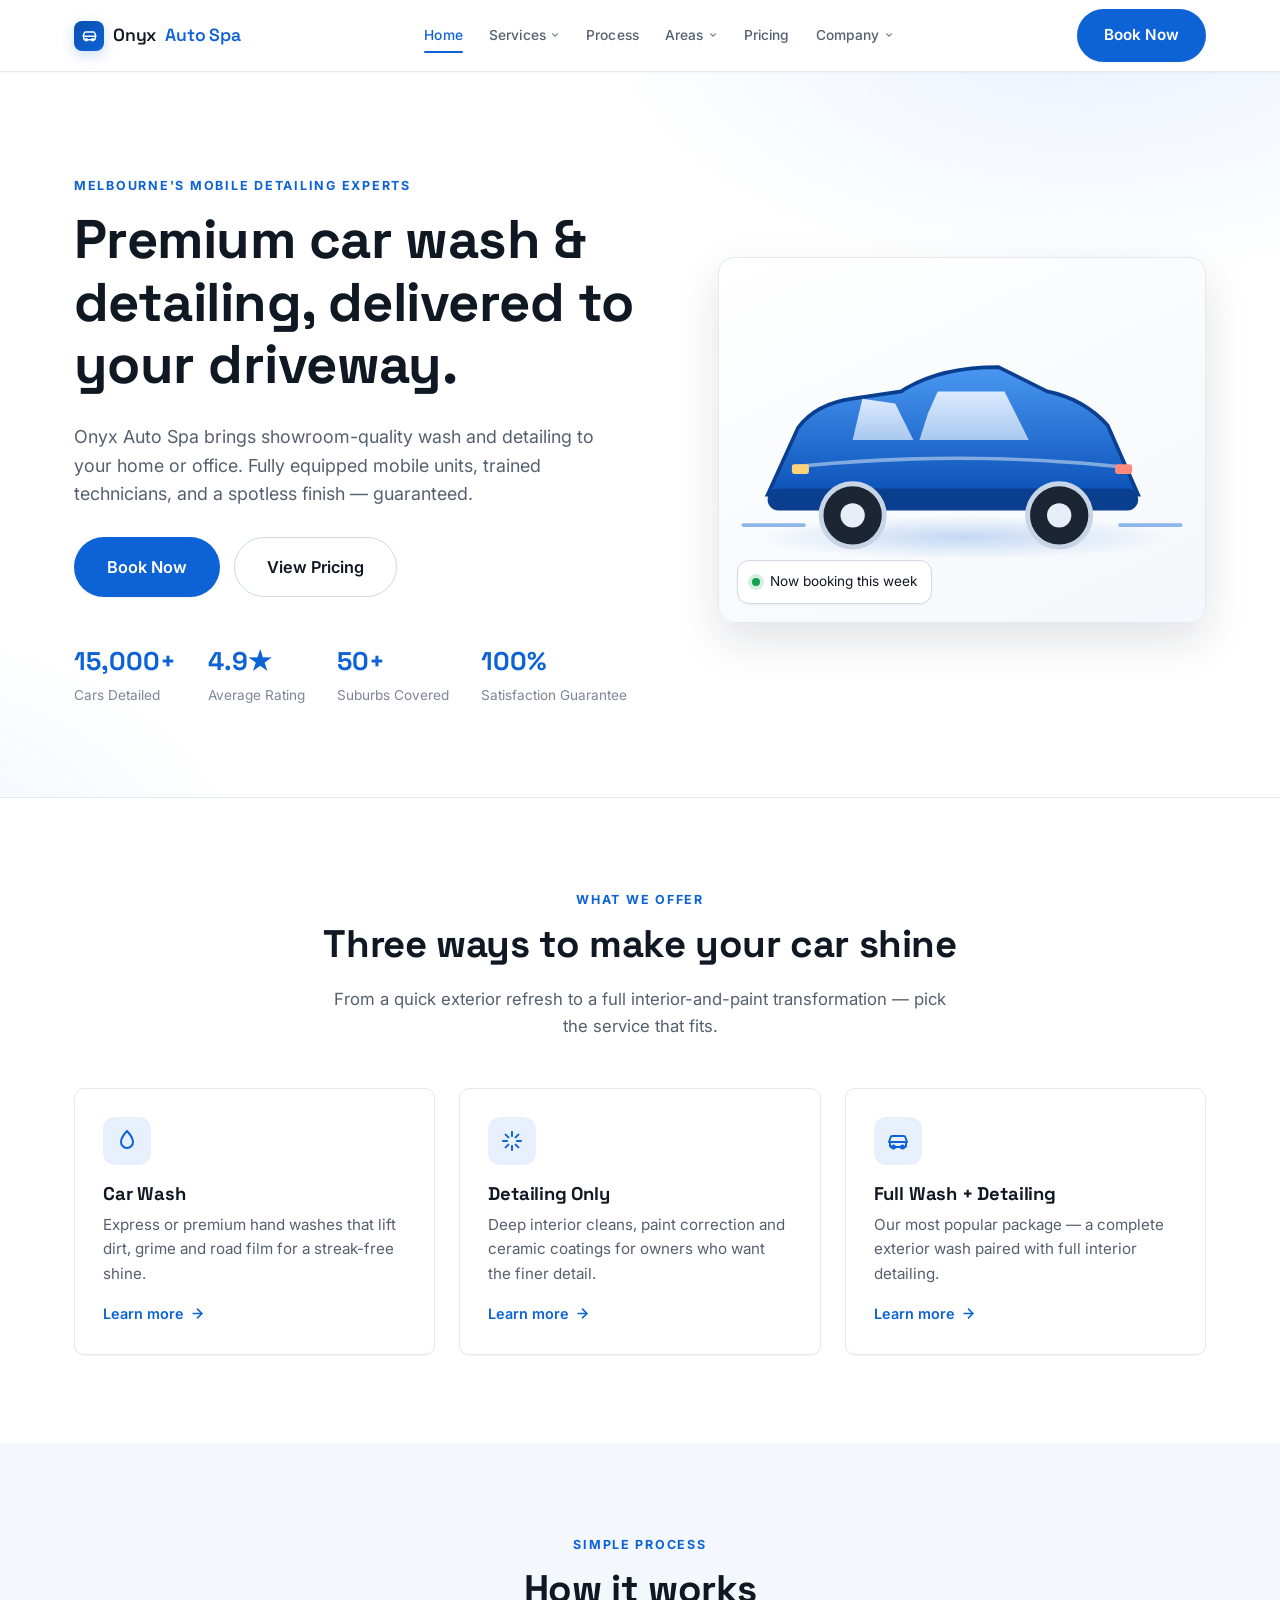
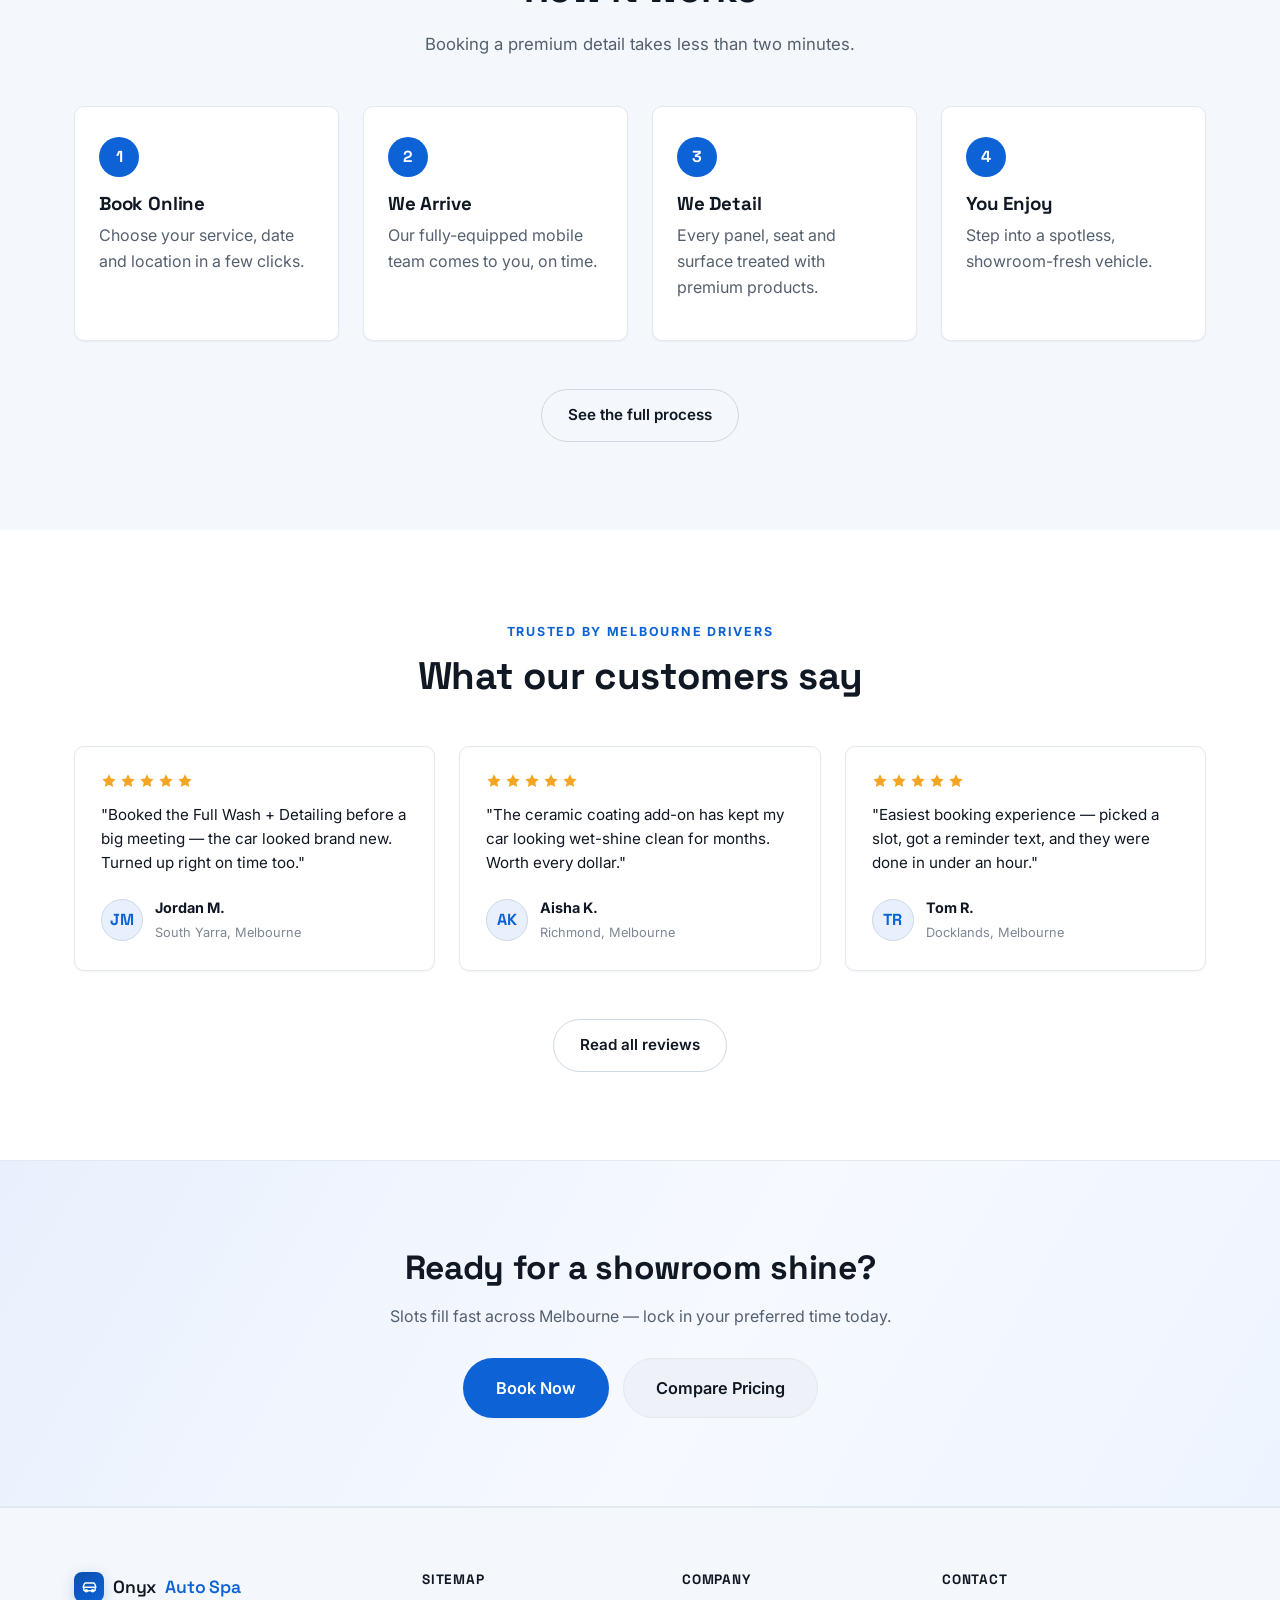
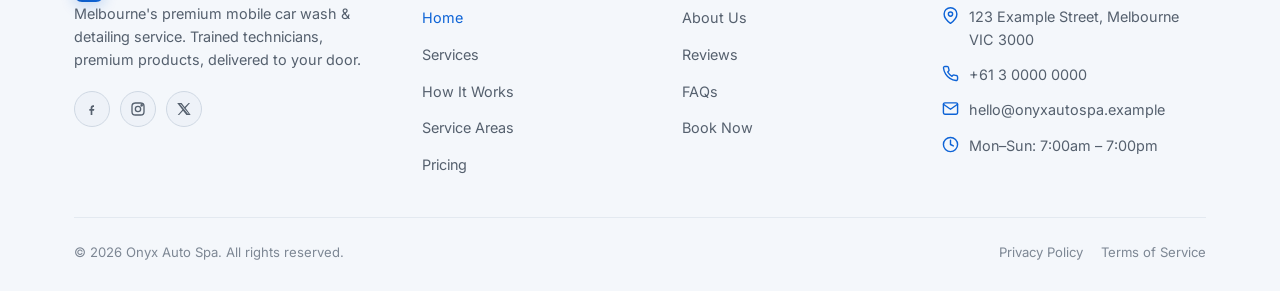
<file: index.html>
<!DOCTYPE html>
<html lang="en">
<head>
<meta charset="UTF-8">
<meta name="viewport" content="width=device-width, initial-scale=1.0">
<title>Onyx Auto Spa — Premium Car Wash & Detailing</title>
<meta name="description" content="Onyx Auto Spa delivers premium mobile car wash and detailing services across Melbourne. Book online in minutes.">
<link rel="stylesheet" href="css/style.css">
</head>
<body>

<header class="navbar">
  <div class="nav-inner">
    <a href="index.html" class="brand">
      <span class="brand-mark">
        <svg viewBox="0 0 24 24" fill="none" stroke="#05070d" stroke-width="2" stroke-linecap="round" stroke-linejoin="round"><path d="M3 13l1.5-4.5A2 2 0 0 1 6.4 7h11.2a2 2 0 0 1 1.9 1.5L21 13"/><path d="M5 13h14a1 1 0 0 1 1 1v3a1 1 0 0 1-1 1H5a1 1 0 0 1-1-1v-3a1 1 0 0 1 1-1Z"/><circle cx="7.5" cy="18" r="1.5"/><circle cx="16.5" cy="18" r="1.5"/></svg>
      </span>
      Onyx<span> Auto Spa</span>
    </a>
    <nav>
      <ul class="nav-links">
        <li><a href="index.html" class="nav-link">Home</a></li>
        <li class="has-dropdown">
          <a href="services.html" class="nav-link">Services
            <svg class="caret" viewBox="0 0 24 24" fill="none" stroke="currentColor" stroke-width="2.5" stroke-linecap="round" stroke-linejoin="round"><polyline points="6 9 12 15 18 9"></polyline></svg>
          </a>
          <div class="dropdown">
            <a href="services.html#car-wash">Car Wash<small>Exterior wash & shine</small></a>
            <a href="services.html#detailing-only">Detailing Only<small>Interior & paint care</small></a>
            <a href="services.html#full-wash-detailing">Full Wash + Detailing<small>The complete package</small></a>
            <a href="services.html">All Services<small>See full overview</small></a>
          </div>
        </li>
        <li><a href="how-it-works.html" class="nav-link">Process</a></li>
        <li class="has-dropdown">
          <a href="service-areas.html" class="nav-link">Areas
            <svg class="caret" viewBox="0 0 24 24" fill="none" stroke="currentColor" stroke-width="2.5" stroke-linecap="round" stroke-linejoin="round"><polyline points="6 9 12 15 18 9"></polyline></svg>
          </a>
          <div class="dropdown">
            <a href="service-areas.html#melbourne">Melbourne<small>Our featured service hub</small></a>
            <a href="service-areas.html">All Coverage Areas<small>Full list of suburbs</small></a>
          </div>
        </li>
        <li><a href="pricing.html" class="nav-link">Pricing</a></li>
        <li class="has-dropdown">
          <a href="about.html" class="nav-link">Company
            <svg class="caret" viewBox="0 0 24 24" fill="none" stroke="currentColor" stroke-width="2.5" stroke-linecap="round" stroke-linejoin="round"><polyline points="6 9 12 15 18 9"></polyline></svg>
          </a>
          <div class="dropdown">
            <a href="about.html">About<small>Our story & values</small></a>
            <a href="reviews.html">Reviews<small>What customers say</small></a>
            <a href="faqs.html">FAQs<small>Common questions</small></a>
          </div>
        </li>
      </ul>
    </nav>
    <div class="nav-cta">
      <a href="book-now.html" class="btn btn-primary">Book Now</a>
    </div>
    <button class="nav-toggle" aria-label="Toggle menu" aria-expanded="false">
      <span></span><span></span><span></span>
    </button>
  </div>
</header>

<main>

  <section class="hero">
    <div class="container hero-grid">
      <div>
        <span class="eyebrow">Melbourne's Mobile Detailing Experts</span>
        <h1>Premium car wash &amp; detailing, delivered to your driveway.</h1>
        <p class="hero-lead">Onyx Auto Spa brings showroom-quality wash and detailing to your home or office. Fully equipped mobile units, trained technicians, and a spotless finish — guaranteed.</p>
        <div class="hero-actions">
          <a href="book-now.html" class="btn btn-primary btn-lg">Book Now</a>
          <a href="pricing.html" class="btn btn-outline btn-lg">View Pricing</a>
        </div>
        <div class="hero-stats">
          <div><strong>15,000+</strong><span>Cars Detailed</span></div>
          <div><strong>4.9★</strong><span>Average Rating</span></div>
          <div><strong>50+</strong><span>Suburbs Covered</span></div>
          <div><strong>100%</strong><span>Satisfaction Guarantee</span></div>
        </div>
      </div>
      <div class="hero-art">
        <img src="images/hero-car.svg" alt="Illustration of a freshly detailed car">
        <div class="hero-badge"><span class="dot"></span> Now booking this week</div>
      </div>
    </div>
  </section>

  <section>
    <div class="container">
      <div class="section-head">
        <span class="eyebrow">What We Offer</span>
        <h2>Three ways to make your car shine</h2>
        <p>From a quick exterior refresh to a full interior-and-paint transformation — pick the service that fits.</p>
      </div>
      <div class="grid grid-3">
        <div class="card">
          <div class="card-icon">
            <svg viewBox="0 0 24 24" fill="none" stroke="currentColor" stroke-width="2" stroke-linecap="round" stroke-linejoin="round"><path d="M12 2s6 6.5 6 11a6 6 0 0 1-12 0c0-4.5 6-11 6-11Z"/></svg>
          </div>
          <h3>Car Wash</h3>
          <p>Express or premium hand washes that lift dirt, grime and road film for a streak-free shine.</p>
          <a href="services.html#car-wash" class="card-link">Learn more
            <svg viewBox="0 0 24 24" fill="none" stroke="currentColor" stroke-width="2.5" stroke-linecap="round" stroke-linejoin="round"><path d="M5 12h14"/><path d="m12 5 7 7-7 7"/></svg>
          </a>
        </div>
        <div class="card">
          <div class="card-icon">
            <svg viewBox="0 0 24 24" fill="none" stroke="currentColor" stroke-width="2" stroke-linecap="round" stroke-linejoin="round"><path d="M12 3v4M12 17v4M3 12h4M17 12h4M5.6 5.6l2.8 2.8M15.6 15.6l2.8 2.8M18.4 5.6l-2.8 2.8M8.4 15.6l-2.8 2.8"/></svg>
          </div>
          <h3>Detailing Only</h3>
          <p>Deep interior cleans, paint correction and ceramic coatings for owners who want the finer detail.</p>
          <a href="services.html#detailing-only" class="card-link">Learn more
            <svg viewBox="0 0 24 24" fill="none" stroke="currentColor" stroke-width="2.5" stroke-linecap="round" stroke-linejoin="round"><path d="M5 12h14"/><path d="m12 5 7 7-7 7"/></svg>
          </a>
        </div>
        <div class="card">
          <div class="card-icon">
            <svg viewBox="0 0 24 24" fill="none" stroke="currentColor" stroke-width="2" stroke-linecap="round" stroke-linejoin="round"><path d="M3 13l1.5-4.5A2 2 0 0 1 6.4 7h11.2a2 2 0 0 1 1.9 1.5L21 13"/><path d="M5 13h14a1 1 0 0 1 1 1v3a1 1 0 0 1-1 1H5a1 1 0 0 1-1-1v-3a1 1 0 0 1 1-1Z"/><circle cx="7.5" cy="18" r="1.5"/><circle cx="16.5" cy="18" r="1.5"/></svg>
          </div>
          <h3>Full Wash + Detailing</h3>
          <p>Our most popular package — a complete exterior wash paired with full interior detailing.</p>
          <a href="services.html#full-wash-detailing" class="card-link">Learn more
            <svg viewBox="0 0 24 24" fill="none" stroke="currentColor" stroke-width="2.5" stroke-linecap="round" stroke-linejoin="round"><path d="M5 12h14"/><path d="m12 5 7 7-7 7"/></svg>
          </a>
        </div>
      </div>
    </div>
  </section>

  <section class="bg-alt">
    <div class="container">
      <div class="section-head">
        <span class="eyebrow">Simple Process</span>
        <h2>How it works</h2>
        <p>Booking a premium detail takes less than two minutes.</p>
      </div>
      <div class="steps">
        <div class="step">
          <div class="step-num">1</div>
          <h3>Book Online</h3>
          <p>Choose your service, date and location in a few clicks.</p>
        </div>
        <div class="step">
          <div class="step-num">2</div>
          <h3>We Arrive</h3>
          <p>Our fully-equipped mobile team comes to you, on time.</p>
        </div>
        <div class="step">
          <div class="step-num">3</div>
          <h3>We Detail</h3>
          <p>Every panel, seat and surface treated with premium products.</p>
        </div>
        <div class="step">
          <div class="step-num">4</div>
          <h3>You Enjoy</h3>
          <p>Step into a spotless, showroom-fresh vehicle.</p>
        </div>
      </div>
      <div class="text-center mt-lg">
        <a href="how-it-works.html" class="btn btn-outline">See the full process</a>
      </div>
    </div>
  </section>

  <section>
    <div class="container">
      <div class="section-head">
        <span class="eyebrow">Trusted By Melbourne Drivers</span>
        <h2>What our customers say</h2>
      </div>
      <div class="grid grid-3">
        <div class="review-card">
          <div class="stars">
            <svg viewBox="0 0 24 24" fill="currentColor"><path d="M12 2l3.09 6.26L22 9.27l-5 4.87L18.18 21 12 17.77 5.82 21 7 14.14l-5-4.87 6.91-1.01L12 2z"/></svg>
            <svg viewBox="0 0 24 24" fill="currentColor"><path d="M12 2l3.09 6.26L22 9.27l-5 4.87L18.18 21 12 17.77 5.82 21 7 14.14l-5-4.87 6.91-1.01L12 2z"/></svg>
            <svg viewBox="0 0 24 24" fill="currentColor"><path d="M12 2l3.09 6.26L22 9.27l-5 4.87L18.18 21 12 17.77 5.82 21 7 14.14l-5-4.87 6.91-1.01L12 2z"/></svg>
            <svg viewBox="0 0 24 24" fill="currentColor"><path d="M12 2l3.09 6.26L22 9.27l-5 4.87L18.18 21 12 17.77 5.82 21 7 14.14l-5-4.87 6.91-1.01L12 2z"/></svg>
            <svg viewBox="0 0 24 24" fill="currentColor"><path d="M12 2l3.09 6.26L22 9.27l-5 4.87L18.18 21 12 17.77 5.82 21 7 14.14l-5-4.87 6.91-1.01L12 2z"/></svg>
          </div>
          <p class="review-quote">"Booked the Full Wash + Detailing before a big meeting — the car looked brand new. Turned up right on time too."</p>
          <div class="review-person">
            <div class="avatar">JM</div>
            <div><strong>Jordan M.</strong><span>South Yarra, Melbourne</span></div>
          </div>
        </div>
        <div class="review-card">
          <div class="stars">
            <svg viewBox="0 0 24 24" fill="currentColor"><path d="M12 2l3.09 6.26L22 9.27l-5 4.87L18.18 21 12 17.77 5.82 21 7 14.14l-5-4.87 6.91-1.01L12 2z"/></svg>
            <svg viewBox="0 0 24 24" fill="currentColor"><path d="M12 2l3.09 6.26L22 9.27l-5 4.87L18.18 21 12 17.77 5.82 21 7 14.14l-5-4.87 6.91-1.01L12 2z"/></svg>
            <svg viewBox="0 0 24 24" fill="currentColor"><path d="M12 2l3.09 6.26L22 9.27l-5 4.87L18.18 21 12 17.77 5.82 21 7 14.14l-5-4.87 6.91-1.01L12 2z"/></svg>
            <svg viewBox="0 0 24 24" fill="currentColor"><path d="M12 2l3.09 6.26L22 9.27l-5 4.87L18.18 21 12 17.77 5.82 21 7 14.14l-5-4.87 6.91-1.01L12 2z"/></svg>
            <svg viewBox="0 0 24 24" fill="currentColor"><path d="M12 2l3.09 6.26L22 9.27l-5 4.87L18.18 21 12 17.77 5.82 21 7 14.14l-5-4.87 6.91-1.01L12 2z"/></svg>
          </div>
          <p class="review-quote">"The ceramic coating add-on has kept my car looking wet-shine clean for months. Worth every dollar."</p>
          <div class="review-person">
            <div class="avatar">AK</div>
            <div><strong>Aisha K.</strong><span>Richmond, Melbourne</span></div>
          </div>
        </div>
        <div class="review-card">
          <div class="stars">
            <svg viewBox="0 0 24 24" fill="currentColor"><path d="M12 2l3.09 6.26L22 9.27l-5 4.87L18.18 21 12 17.77 5.82 21 7 14.14l-5-4.87 6.91-1.01L12 2z"/></svg>
            <svg viewBox="0 0 24 24" fill="currentColor"><path d="M12 2l3.09 6.26L22 9.27l-5 4.87L18.18 21 12 17.77 5.82 21 7 14.14l-5-4.87 6.91-1.01L12 2z"/></svg>
            <svg viewBox="0 0 24 24" fill="currentColor"><path d="M12 2l3.09 6.26L22 9.27l-5 4.87L18.18 21 12 17.77 5.82 21 7 14.14l-5-4.87 6.91-1.01L12 2z"/></svg>
            <svg viewBox="0 0 24 24" fill="currentColor"><path d="M12 2l3.09 6.26L22 9.27l-5 4.87L18.18 21 12 17.77 5.82 21 7 14.14l-5-4.87 6.91-1.01L12 2z"/></svg>
            <svg viewBox="0 0 24 24" fill="currentColor"><path d="M12 2l3.09 6.26L22 9.27l-5 4.87L18.18 21 12 17.77 5.82 21 7 14.14l-5-4.87 6.91-1.01L12 2z"/></svg>
          </div>
          <p class="review-quote">"Easiest booking experience — picked a slot, got a reminder text, and they were done in under an hour."</p>
          <div class="review-person">
            <div class="avatar">TR</div>
            <div><strong>Tom R.</strong><span>Docklands, Melbourne</span></div>
          </div>
        </div>
      </div>
      <div class="text-center mt-lg">
        <a href="reviews.html" class="btn btn-outline">Read all reviews</a>
      </div>
    </div>
  </section>

  <section class="cta-band">
    <div class="container">
      <h2>Ready for a showroom shine?</h2>
      <p>Slots fill fast across Melbourne — lock in your preferred time today.</p>
      <div class="cta-actions">
        <a href="book-now.html" class="btn btn-primary btn-lg">Book Now</a>
        <a href="pricing.html" class="btn btn-ghost btn-lg">Compare Pricing</a>
      </div>
    </div>
  </section>

</main>

<footer class="footer">
  <div class="container">
    <div class="footer-grid">
      <div class="footer-about">
        <a href="index.html" class="brand">
          <span class="brand-mark">
            <svg viewBox="0 0 24 24" fill="none" stroke="#05070d" stroke-width="2" stroke-linecap="round" stroke-linejoin="round"><path d="M3 13l1.5-4.5A2 2 0 0 1 6.4 7h11.2a2 2 0 0 1 1.9 1.5L21 13"/><path d="M5 13h14a1 1 0 0 1 1 1v3a1 1 0 0 1-1 1H5a1 1 0 0 1-1-1v-3a1 1 0 0 1 1-1Z"/><circle cx="7.5" cy="18" r="1.5"/><circle cx="16.5" cy="18" r="1.5"/></svg>
          </span>
          Onyx<span> Auto Spa</span>
        </a>
        <p>Melbourne's premium mobile car wash & detailing service. Trained technicians, premium products, delivered to your door.</p>
        <div class="social-row">
          <a href="#" aria-label="Facebook"><svg viewBox="0 0 24 24" fill="currentColor"><path d="M13.5 9H15V6.5h-1.5C11.6 6.5 10 8.1 10 10.1V12H8v2.5h2V21h2.5v-6.5H15l.5-2.5h-3v-1.4c0-.6.4-1.1 1-1.1Z"/></svg></a>
          <a href="#" aria-label="Instagram"><svg viewBox="0 0 24 24" fill="none" stroke="currentColor" stroke-width="2"><rect x="3" y="3" width="18" height="18" rx="5"/><circle cx="12" cy="12" r="4"/><circle cx="17.5" cy="6.5" r="1"/></svg></a>
          <a href="#" aria-label="X (Twitter)"><svg viewBox="0 0 24 24" fill="currentColor"><path d="M18.9 3H21l-6.6 7.5L22 21h-6.4l-5-6.5L4.7 21H2.6l7-8-7.8-10H8.4l4.5 6 6-6Zm-1.1 16.2h1.2L7.3 4.7H6l11.8 14.5Z"/></svg></a>
        </div>
      </div>
      <div>
        <h4>Sitemap</h4>
        <ul class="footer-links">
          <li><a href="index.html">Home</a></li>
          <li><a href="services.html">Services</a></li>
          <li><a href="how-it-works.html">How It Works</a></li>
          <li><a href="service-areas.html">Service Areas</a></li>
          <li><a href="pricing.html">Pricing</a></li>
        </ul>
      </div>
      <div>
        <h4>Company</h4>
        <ul class="footer-links">
          <li><a href="about.html">About Us</a></li>
          <li><a href="reviews.html">Reviews</a></li>
          <li><a href="faqs.html">FAQs</a></li>
          <li><a href="book-now.html">Book Now</a></li>
        </ul>
      </div>
      <div>
        <h4>Contact</h4>
        <ul class="footer-contact">
          <li>
            <svg viewBox="0 0 24 24" fill="none" stroke="currentColor" stroke-width="2" stroke-linecap="round" stroke-linejoin="round"><path d="M21 10c0 7-9 13-9 13s-9-6-9-13a9 9 0 0 1 18 0Z"/><circle cx="12" cy="10" r="3"/></svg>
            <span>123 Example Street, Melbourne VIC 3000</span>
          </li>
          <li>
            <svg viewBox="0 0 24 24" fill="none" stroke="currentColor" stroke-width="2" stroke-linecap="round" stroke-linejoin="round"><path d="M22 16.92v3a2 2 0 0 1-2.18 2 19.79 19.79 0 0 1-8.63-3.07 19.5 19.5 0 0 1-6-6 19.79 19.79 0 0 1-3.07-8.67A2 2 0 0 1 4.11 2h3a2 2 0 0 1 2 1.72c.127.96.361 1.903.7 2.81a2 2 0 0 1-.45 2.11L8.09 9.91a16 16 0 0 0 6 6l1.27-1.27a2 2 0 0 1 2.11-.45c.907.339 1.85.573 2.81.7A2 2 0 0 1 22 16.92z"/></svg>
            <span>+61 3 0000 0000</span>
          </li>
          <li>
            <svg viewBox="0 0 24 24" fill="none" stroke="currentColor" stroke-width="2" stroke-linecap="round" stroke-linejoin="round"><rect x="2" y="4" width="20" height="16" rx="2"/><path d="m22 6-10 7L2 6"/></svg>
            <span>hello@onyxautospa.example</span>
          </li>
          <li>
            <svg viewBox="0 0 24 24" fill="none" stroke="currentColor" stroke-width="2" stroke-linecap="round" stroke-linejoin="round"><circle cx="12" cy="12" r="10"/><polyline points="12 6 12 12 16 14"/></svg>
            <span>Mon–Sun: 7:00am – 7:00pm</span>
          </li>
        </ul>
      </div>
    </div>
    <div class="footer-bottom">
      <span>&copy; 2026 Onyx Auto Spa. All rights reserved.</span>
      <div class="footer-bottom-links">
        <a href="#">Privacy Policy</a>
        <a href="#">Terms of Service</a>
      </div>
    </div>
  </div>
</footer>

<script src="js/script.js"></script>
</body>
</html>
</file>
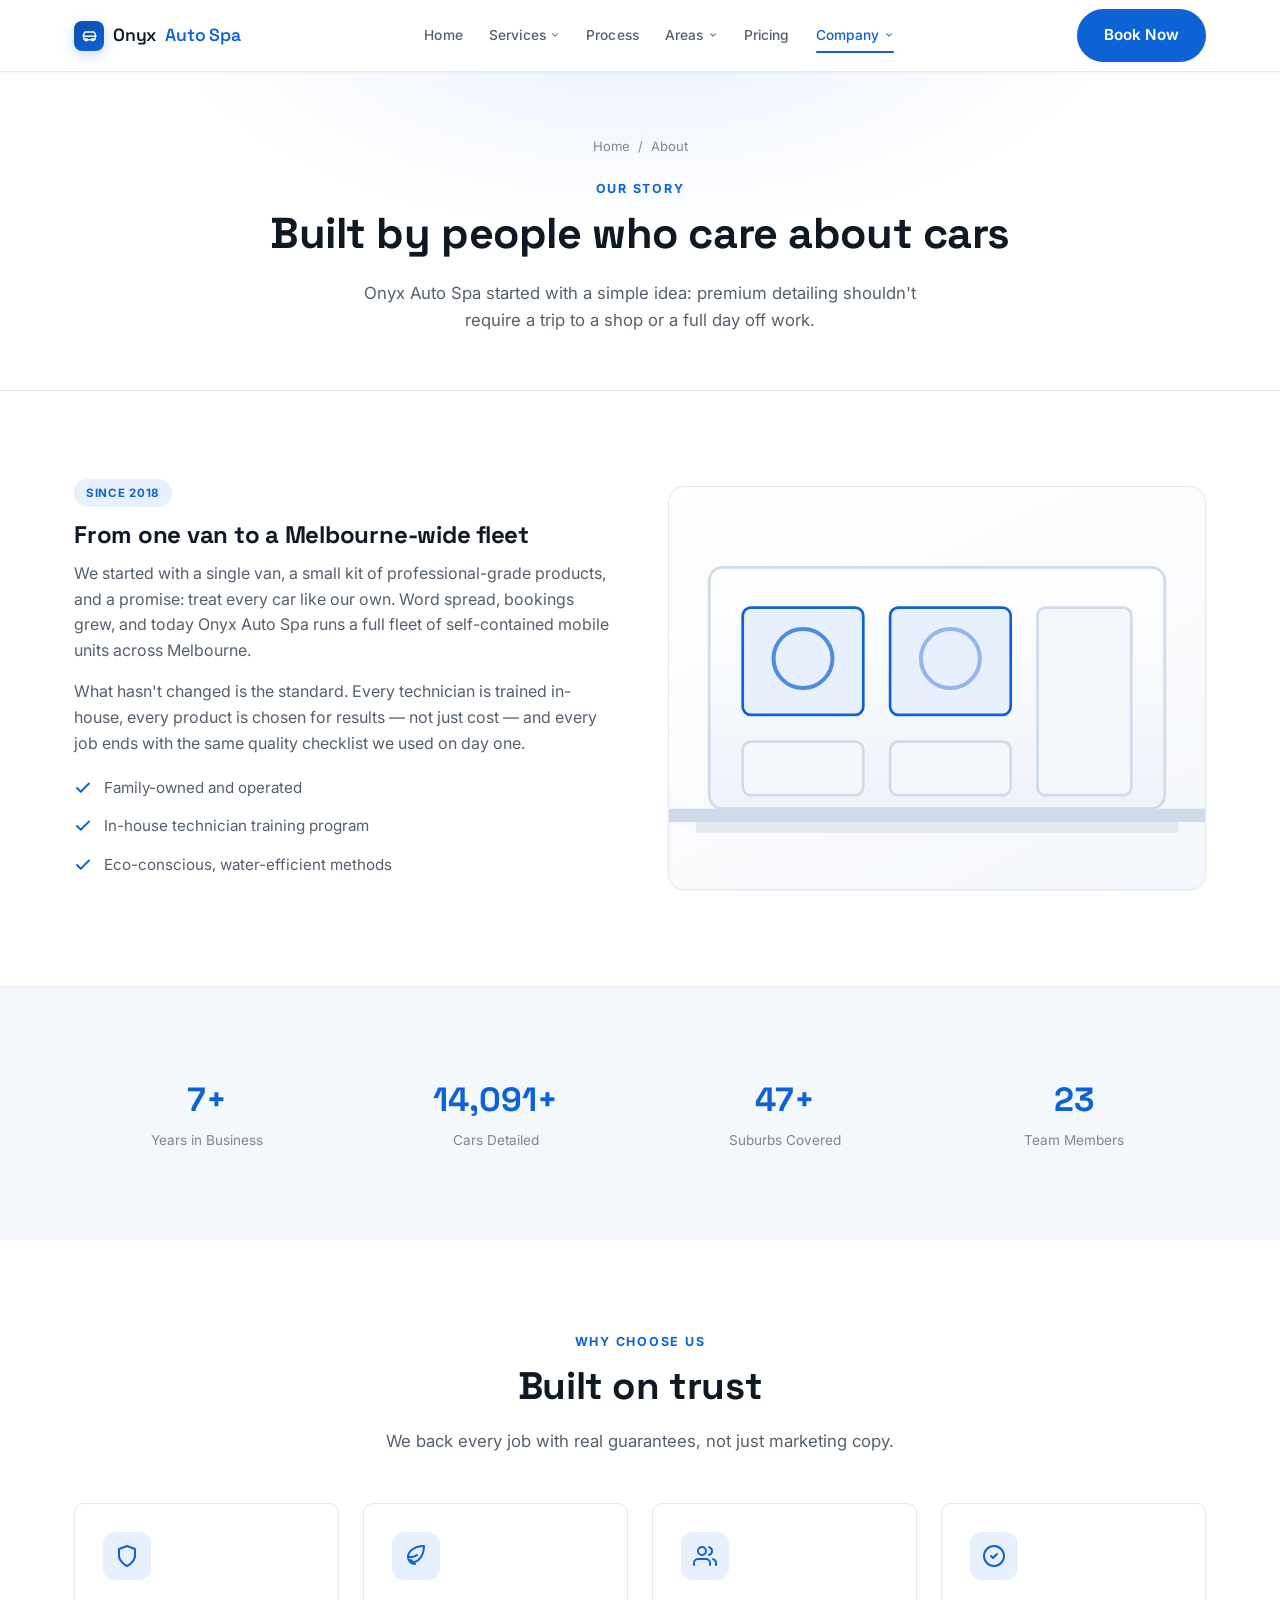
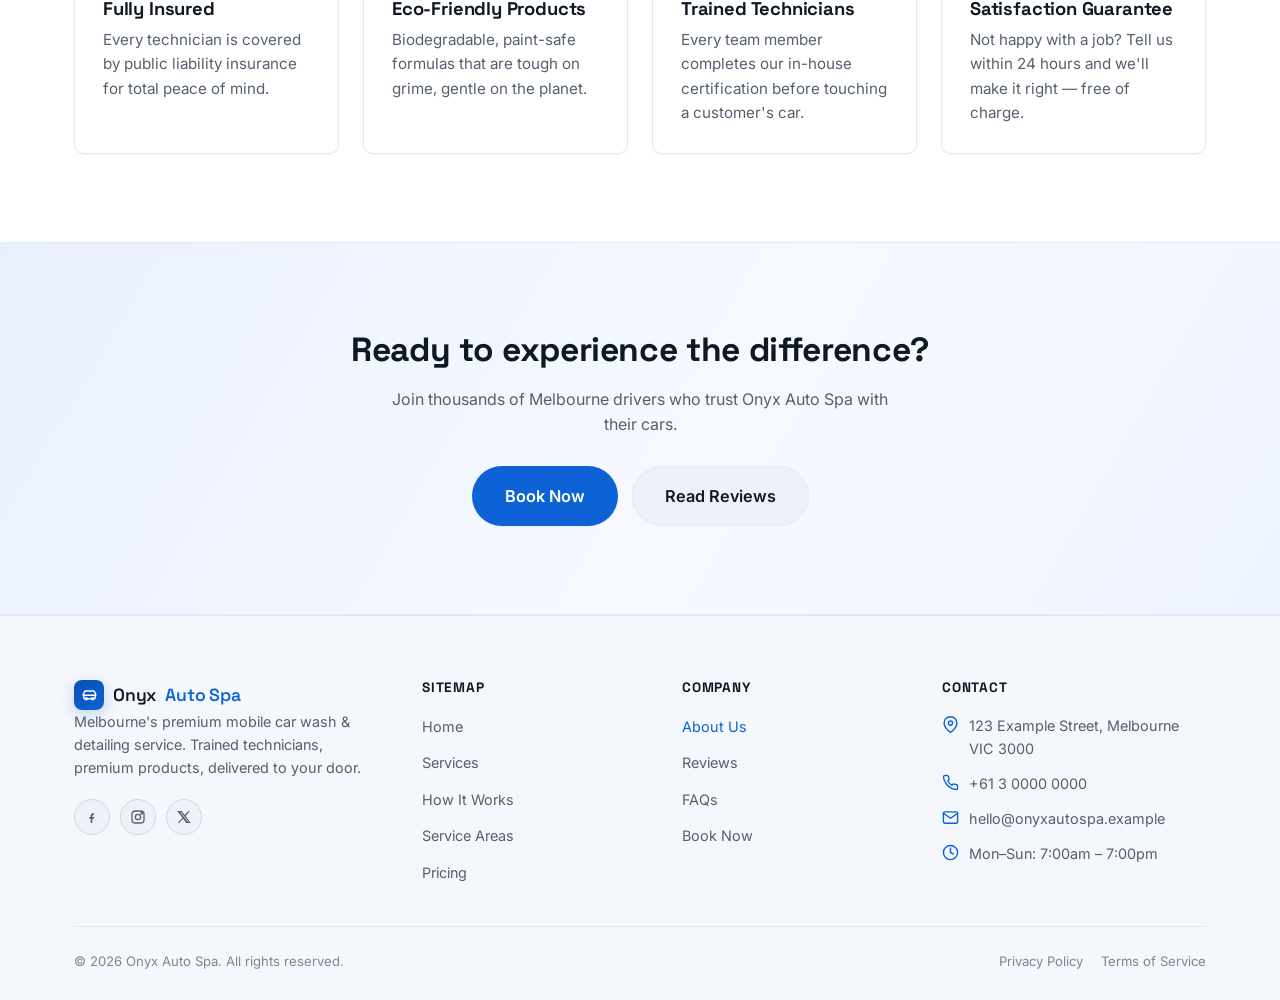
<file: about.html>
<!DOCTYPE html>
<html lang="en">
<head>
<meta charset="UTF-8">
<meta name="viewport" content="width=device-width, initial-scale=1.0">
<title>About Us — Onyx Auto Spa</title>
<meta name="description" content="Learn about Onyx Auto Spa's story, values, and the team behind Melbourne's premium mobile detailing service.">
<link rel="stylesheet" href="css/style.css">
</head>
<body>

<header class="navbar">
  <div class="nav-inner">
    <a href="index.html" class="brand">
      <span class="brand-mark">
        <svg viewBox="0 0 24 24" fill="none" stroke="#05070d" stroke-width="2" stroke-linecap="round" stroke-linejoin="round"><path d="M3 13l1.5-4.5A2 2 0 0 1 6.4 7h11.2a2 2 0 0 1 1.9 1.5L21 13"/><path d="M5 13h14a1 1 0 0 1 1 1v3a1 1 0 0 1-1 1H5a1 1 0 0 1-1-1v-3a1 1 0 0 1 1-1Z"/><circle cx="7.5" cy="18" r="1.5"/><circle cx="16.5" cy="18" r="1.5"/></svg>
      </span>
      Onyx<span> Auto Spa</span>
    </a>
    <nav>
      <ul class="nav-links">
        <li><a href="index.html" class="nav-link">Home</a></li>
        <li class="has-dropdown">
          <a href="services.html" class="nav-link">Services
            <svg class="caret" viewBox="0 0 24 24" fill="none" stroke="currentColor" stroke-width="2.5" stroke-linecap="round" stroke-linejoin="round"><polyline points="6 9 12 15 18 9"></polyline></svg>
          </a>
          <div class="dropdown">
            <a href="services.html#car-wash">Car Wash<small>Exterior wash & shine</small></a>
            <a href="services.html#detailing-only">Detailing Only<small>Interior & paint care</small></a>
            <a href="services.html#full-wash-detailing">Full Wash + Detailing<small>The complete package</small></a>
            <a href="services.html">All Services<small>See full overview</small></a>
          </div>
        </li>
        <li><a href="how-it-works.html" class="nav-link">Process</a></li>
        <li class="has-dropdown">
          <a href="service-areas.html" class="nav-link">Areas
            <svg class="caret" viewBox="0 0 24 24" fill="none" stroke="currentColor" stroke-width="2.5" stroke-linecap="round" stroke-linejoin="round"><polyline points="6 9 12 15 18 9"></polyline></svg>
          </a>
          <div class="dropdown">
            <a href="service-areas.html#melbourne">Melbourne<small>Our featured service hub</small></a>
            <a href="service-areas.html">All Coverage Areas<small>Full list of suburbs</small></a>
          </div>
        </li>
        <li><a href="pricing.html" class="nav-link">Pricing</a></li>
        <li class="has-dropdown">
          <a href="about.html" class="nav-link">Company
            <svg class="caret" viewBox="0 0 24 24" fill="none" stroke="currentColor" stroke-width="2.5" stroke-linecap="round" stroke-linejoin="round"><polyline points="6 9 12 15 18 9"></polyline></svg>
          </a>
          <div class="dropdown">
            <a href="about.html">About<small>Our story & values</small></a>
            <a href="reviews.html">Reviews<small>What customers say</small></a>
            <a href="faqs.html">FAQs<small>Common questions</small></a>
          </div>
        </li>
      </ul>
    </nav>
    <div class="nav-cta">
      <a href="book-now.html" class="btn btn-primary">Book Now</a>
    </div>
    <button class="nav-toggle" aria-label="Toggle menu" aria-expanded="false">
      <span></span><span></span><span></span>
    </button>
  </div>
</header>

<main>

  <section class="page-hero">
    <div class="container">
      <div class="breadcrumb"><a href="index.html">Home</a> / <span>About</span></div>
      <span class="eyebrow">Our Story</span>
      <h1>Built by people who care about cars</h1>
      <p>Onyx Auto Spa started with a simple idea: premium detailing shouldn't require a trip to a shop or a full day off work.</p>
    </div>
  </section>

  <section>
    <div class="container">
      <div class="split">
        <div>
          <span class="tag">Since 2018</span>
          <h2>From one van to a Melbourne-wide fleet</h2>
          <p>We started with a single van, a small kit of professional-grade products, and a promise: treat every car like our own. Word spread, bookings grew, and today Onyx Auto Spa runs a full fleet of self-contained mobile units across Melbourne.</p>
          <p>What hasn't changed is the standard. Every technician is trained in-house, every product is chosen for results — not just cost — and every job ends with the same quality checklist we used on day one.</p>
          <ul class="check-list">
            <li>
              <svg viewBox="0 0 24 24" fill="none" stroke="currentColor" stroke-width="2.5" stroke-linecap="round" stroke-linejoin="round"><polyline points="20 6 9 17 4 12"></polyline></svg>
              Family-owned and operated
            </li>
            <li>
              <svg viewBox="0 0 24 24" fill="none" stroke="currentColor" stroke-width="2.5" stroke-linecap="round" stroke-linejoin="round"><polyline points="20 6 9 17 4 12"></polyline></svg>
              In-house technician training program
            </li>
            <li>
              <svg viewBox="0 0 24 24" fill="none" stroke="currentColor" stroke-width="2.5" stroke-linecap="round" stroke-linejoin="round"><polyline points="20 6 9 17 4 12"></polyline></svg>
              Eco-conscious, water-efficient methods
            </li>
          </ul>
        </div>
        <div class="art-box">
          <img src="images/about-shop.svg" alt="Illustration of the Onyx Auto Spa mobile workshop">
        </div>
      </div>
    </div>
  </section>

  <section class="bg-alt">
    <div class="container">
      <div class="stat-block">
        <div><strong>7+</strong><span>Years in Business</span></div>
        <div><strong>15,000+</strong><span>Cars Detailed</span></div>
        <div><strong>50+</strong><span>Suburbs Covered</span></div>
        <div><strong>25</strong><span>Team Members</span></div>
      </div>
    </div>
  </section>

  <section>
    <div class="container">
      <div class="section-head">
        <span class="eyebrow">Why Choose Us</span>
        <h2>Built on trust</h2>
        <p>We back every job with real guarantees, not just marketing copy.</p>
      </div>
      <div class="grid grid-4">
        <div class="card">
          <div class="card-icon">
            <svg viewBox="0 0 24 24" fill="none" stroke="currentColor" stroke-width="2" stroke-linecap="round" stroke-linejoin="round"><path d="M12 22s8-4 8-10V5l-8-3-8 3v7c0 6 8 10 8 10Z"/></svg>
          </div>
          <h3>Fully Insured</h3>
          <p>Every technician is covered by public liability insurance for total peace of mind.</p>
        </div>
        <div class="card">
          <div class="card-icon">
            <svg viewBox="0 0 24 24" fill="none" stroke="currentColor" stroke-width="2" stroke-linecap="round" stroke-linejoin="round"><path d="M11 20A7 7 0 0 1 4 13c0-6 7-11 16-11 0 9-5 16-11 16-1.5 0-2-.5-2-2Z"/><path d="M4 13c3 0 6 1 9-2"/></svg>
          </div>
          <h3>Eco-Friendly Products</h3>
          <p>Biodegradable, paint-safe formulas that are tough on grime, gentle on the planet.</p>
        </div>
        <div class="card">
          <div class="card-icon">
            <svg viewBox="0 0 24 24" fill="none" stroke="currentColor" stroke-width="2" stroke-linecap="round" stroke-linejoin="round"><path d="M17 21v-2a4 4 0 0 0-4-4H5a4 4 0 0 0-4 4v2"/><circle cx="9" cy="7" r="4"/><path d="M23 21v-2a4 4 0 0 0-3-3.87"/><path d="M16 3.13a4 4 0 0 1 0 7.75"/></svg>
          </div>
          <h3>Trained Technicians</h3>
          <p>Every team member completes our in-house certification before touching a customer's car.</p>
        </div>
        <div class="card">
          <div class="card-icon">
            <svg viewBox="0 0 24 24" fill="none" stroke="currentColor" stroke-width="2" stroke-linecap="round" stroke-linejoin="round"><circle cx="12" cy="12" r="10"/><path d="m9 12 2 2 4-4"/></svg>
          </div>
          <h3>Satisfaction Guarantee</h3>
          <p>Not happy with a job? Tell us within 24 hours and we'll make it right — free of charge.</p>
        </div>
      </div>
    </div>
  </section>

  <section class="cta-band">
    <div class="container">
      <h2>Ready to experience the difference?</h2>
      <p>Join thousands of Melbourne drivers who trust Onyx Auto Spa with their cars.</p>
      <div class="cta-actions">
        <a href="book-now.html" class="btn btn-primary btn-lg">Book Now</a>
        <a href="reviews.html" class="btn btn-ghost btn-lg">Read Reviews</a>
      </div>
    </div>
  </section>

</main>

<footer class="footer">
  <div class="container">
    <div class="footer-grid">
      <div class="footer-about">
        <a href="index.html" class="brand">
          <span class="brand-mark">
            <svg viewBox="0 0 24 24" fill="none" stroke="#05070d" stroke-width="2" stroke-linecap="round" stroke-linejoin="round"><path d="M3 13l1.5-4.5A2 2 0 0 1 6.4 7h11.2a2 2 0 0 1 1.9 1.5L21 13"/><path d="M5 13h14a1 1 0 0 1 1 1v3a1 1 0 0 1-1 1H5a1 1 0 0 1-1-1v-3a1 1 0 0 1 1-1Z"/><circle cx="7.5" cy="18" r="1.5"/><circle cx="16.5" cy="18" r="1.5"/></svg>
          </span>
          Onyx<span> Auto Spa</span>
        </a>
        <p>Melbourne's premium mobile car wash & detailing service. Trained technicians, premium products, delivered to your door.</p>
        <div class="social-row">
          <a href="#" aria-label="Facebook"><svg viewBox="0 0 24 24" fill="currentColor"><path d="M13.5 9H15V6.5h-1.5C11.6 6.5 10 8.1 10 10.1V12H8v2.5h2V21h2.5v-6.5H15l.5-2.5h-3v-1.4c0-.6.4-1.1 1-1.1Z"/></svg></a>
          <a href="#" aria-label="Instagram"><svg viewBox="0 0 24 24" fill="none" stroke="currentColor" stroke-width="2"><rect x="3" y="3" width="18" height="18" rx="5"/><circle cx="12" cy="12" r="4"/><circle cx="17.5" cy="6.5" r="1"/></svg></a>
          <a href="#" aria-label="X (Twitter)"><svg viewBox="0 0 24 24" fill="currentColor"><path d="M18.9 3H21l-6.6 7.5L22 21h-6.4l-5-6.5L4.7 21H2.6l7-8-7.8-10H8.4l4.5 6 6-6Zm-1.1 16.2h1.2L7.3 4.7H6l11.8 14.5Z"/></svg></a>
        </div>
      </div>
      <div>
        <h4>Sitemap</h4>
        <ul class="footer-links">
          <li><a href="index.html">Home</a></li>
          <li><a href="services.html">Services</a></li>
          <li><a href="how-it-works.html">How It Works</a></li>
          <li><a href="service-areas.html">Service Areas</a></li>
          <li><a href="pricing.html">Pricing</a></li>
        </ul>
      </div>
      <div>
        <h4>Company</h4>
        <ul class="footer-links">
          <li><a href="about.html">About Us</a></li>
          <li><a href="reviews.html">Reviews</a></li>
          <li><a href="faqs.html">FAQs</a></li>
          <li><a href="book-now.html">Book Now</a></li>
        </ul>
      </div>
      <div>
        <h4>Contact</h4>
        <ul class="footer-contact">
          <li>
            <svg viewBox="0 0 24 24" fill="none" stroke="currentColor" stroke-width="2" stroke-linecap="round" stroke-linejoin="round"><path d="M21 10c0 7-9 13-9 13s-9-6-9-13a9 9 0 0 1 18 0Z"/><circle cx="12" cy="10" r="3"/></svg>
            <span>123 Example Street, Melbourne VIC 3000</span>
          </li>
          <li>
            <svg viewBox="0 0 24 24" fill="none" stroke="currentColor" stroke-width="2" stroke-linecap="round" stroke-linejoin="round"><path d="M22 16.92v3a2 2 0 0 1-2.18 2 19.79 19.79 0 0 1-8.63-3.07 19.5 19.5 0 0 1-6-6 19.79 19.79 0 0 1-3.07-8.67A2 2 0 0 1 4.11 2h3a2 2 0 0 1 2 1.72c.127.96.361 1.903.7 2.81a2 2 0 0 1-.45 2.11L8.09 9.91a16 16 0 0 0 6 6l1.27-1.27a2 2 0 0 1 2.11-.45c.907.339 1.85.573 2.81.7A2 2 0 0 1 22 16.92z"/></svg>
            <span>+61 3 0000 0000</span>
          </li>
          <li>
            <svg viewBox="0 0 24 24" fill="none" stroke="currentColor" stroke-width="2" stroke-linecap="round" stroke-linejoin="round"><rect x="2" y="4" width="20" height="16" rx="2"/><path d="m22 6-10 7L2 6"/></svg>
            <span>hello@onyxautospa.example</span>
          </li>
          <li>
            <svg viewBox="0 0 24 24" fill="none" stroke="currentColor" stroke-width="2" stroke-linecap="round" stroke-linejoin="round"><circle cx="12" cy="12" r="10"/><polyline points="12 6 12 12 16 14"/></svg>
            <span>Mon–Sun: 7:00am – 7:00pm</span>
          </li>
        </ul>
      </div>
    </div>
    <div class="footer-bottom">
      <span>&copy; 2026 Onyx Auto Spa. All rights reserved.</span>
      <div class="footer-bottom-links">
        <a href="#">Privacy Policy</a>
        <a href="#">Terms of Service</a>
      </div>
    </div>
  </div>
</footer>

<script src="js/script.js"></script>
</body>
</html>
</file>
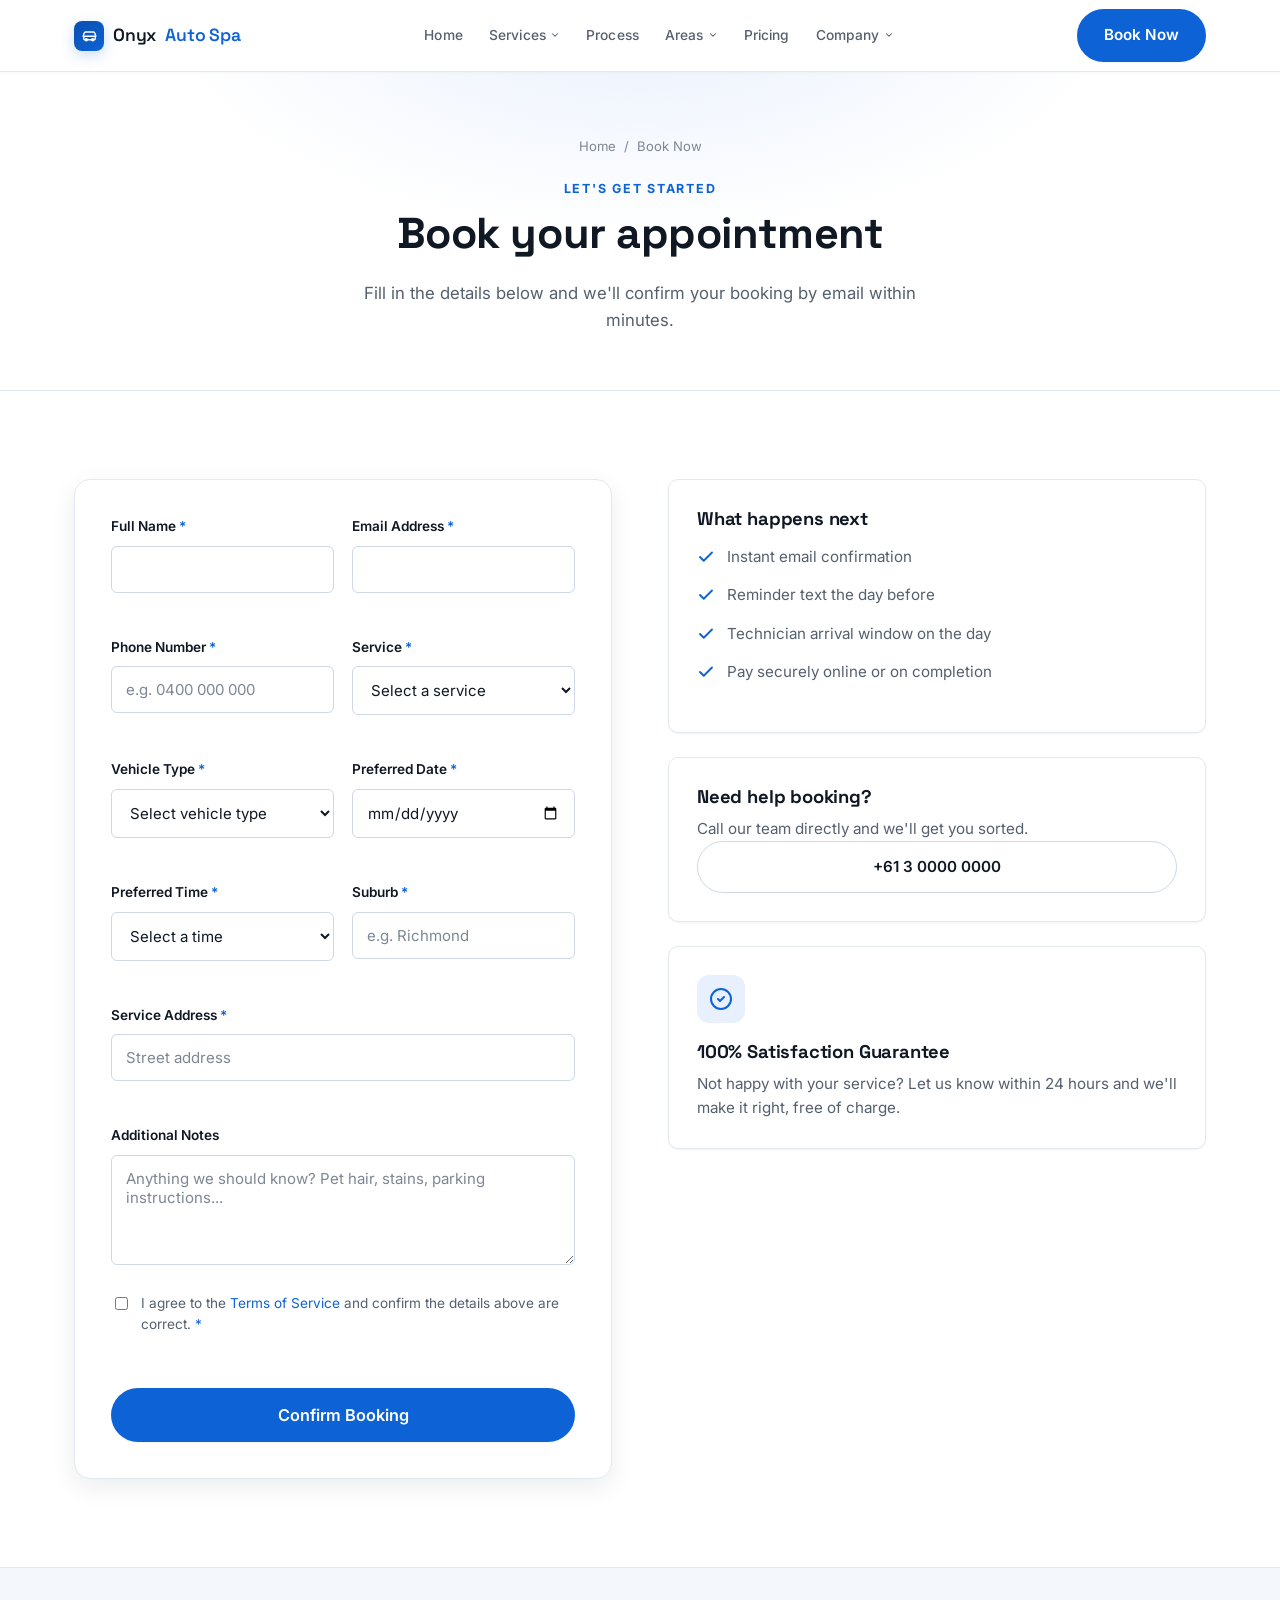
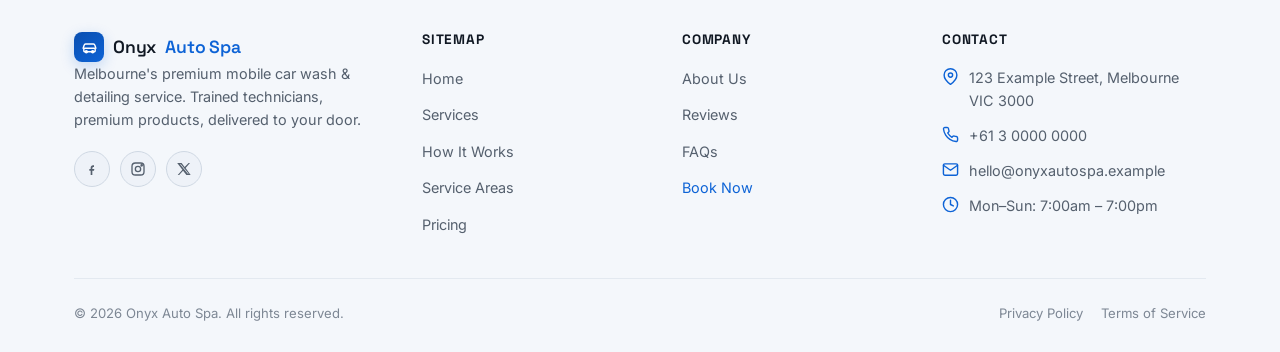
<file: book-now.html>
<!DOCTYPE html>
<html lang="en">
<head>
<meta charset="UTF-8">
<meta name="viewport" content="width=device-width, initial-scale=1.0">
<title>Book Now — Onyx Auto Spa</title>
<meta name="description" content="Book your mobile car wash or detailing appointment with Onyx Auto Spa in minutes.">
<link rel="stylesheet" href="css/style.css">
</head>
<body>

<header class="navbar">
  <div class="nav-inner">
    <a href="index.html" class="brand">
      <span class="brand-mark">
        <svg viewBox="0 0 24 24" fill="none" stroke="#05070d" stroke-width="2" stroke-linecap="round" stroke-linejoin="round"><path d="M3 13l1.5-4.5A2 2 0 0 1 6.4 7h11.2a2 2 0 0 1 1.9 1.5L21 13"/><path d="M5 13h14a1 1 0 0 1 1 1v3a1 1 0 0 1-1 1H5a1 1 0 0 1-1-1v-3a1 1 0 0 1 1-1Z"/><circle cx="7.5" cy="18" r="1.5"/><circle cx="16.5" cy="18" r="1.5"/></svg>
      </span>
      Onyx<span> Auto Spa</span>
    </a>
    <nav>
      <ul class="nav-links">
        <li><a href="index.html" class="nav-link">Home</a></li>
        <li class="has-dropdown">
          <a href="services.html" class="nav-link">Services
            <svg class="caret" viewBox="0 0 24 24" fill="none" stroke="currentColor" stroke-width="2.5" stroke-linecap="round" stroke-linejoin="round"><polyline points="6 9 12 15 18 9"></polyline></svg>
          </a>
          <div class="dropdown">
            <a href="services.html#car-wash">Car Wash<small>Exterior wash & shine</small></a>
            <a href="services.html#detailing-only">Detailing Only<small>Interior & paint care</small></a>
            <a href="services.html#full-wash-detailing">Full Wash + Detailing<small>The complete package</small></a>
            <a href="services.html">All Services<small>See full overview</small></a>
          </div>
        </li>
        <li><a href="how-it-works.html" class="nav-link">Process</a></li>
        <li class="has-dropdown">
          <a href="service-areas.html" class="nav-link">Areas
            <svg class="caret" viewBox="0 0 24 24" fill="none" stroke="currentColor" stroke-width="2.5" stroke-linecap="round" stroke-linejoin="round"><polyline points="6 9 12 15 18 9"></polyline></svg>
          </a>
          <div class="dropdown">
            <a href="service-areas.html#melbourne">Melbourne<small>Our featured service hub</small></a>
            <a href="service-areas.html">All Coverage Areas<small>Full list of suburbs</small></a>
          </div>
        </li>
        <li><a href="pricing.html" class="nav-link">Pricing</a></li>
        <li class="has-dropdown">
          <a href="about.html" class="nav-link">Company
            <svg class="caret" viewBox="0 0 24 24" fill="none" stroke="currentColor" stroke-width="2.5" stroke-linecap="round" stroke-linejoin="round"><polyline points="6 9 12 15 18 9"></polyline></svg>
          </a>
          <div class="dropdown">
            <a href="about.html">About<small>Our story & values</small></a>
            <a href="reviews.html">Reviews<small>What customers say</small></a>
            <a href="faqs.html">FAQs<small>Common questions</small></a>
          </div>
        </li>
      </ul>
    </nav>
    <div class="nav-cta">
      <a href="book-now.html" class="btn btn-primary">Book Now</a>
    </div>
    <button class="nav-toggle" aria-label="Toggle menu" aria-expanded="false">
      <span></span><span></span><span></span>
    </button>
  </div>
</header>

<main>

  <section class="page-hero">
    <div class="container">
      <div class="breadcrumb"><a href="index.html">Home</a> / <span>Book Now</span></div>
      <span class="eyebrow">Let's Get Started</span>
      <h1>Book your appointment</h1>
      <p>Fill in the details below and we'll confirm your booking by email within minutes.</p>
    </div>
  </section>

  <section>
    <div class="container">
      <div class="split" style="align-items:flex-start;">
        <div class="form-card">
          <div class="form-success" id="form-success"></div>
          <form id="booking-form" novalidate>
            <div class="form-row">
              <div class="field">
                <label for="fullName">Full Name <span class="req">*</span></label>
                <input type="text" id="fullName" name="fullName" required>
                <span class="field-error">Please enter your full name.</span>
              </div>
              <div class="field">
                <label for="email">Email Address <span class="req">*</span></label>
                <input type="email" id="email" name="email" required>
                <span class="field-error">Please enter a valid email address.</span>
              </div>
            </div>
            <div class="form-row">
              <div class="field">
                <label for="phone">Phone Number <span class="req">*</span></label>
                <input type="tel" id="phone" name="phone" required placeholder="e.g. 0400 000 000">
                <span class="field-error">Please enter a valid phone number.</span>
              </div>
              <div class="field">
                <label for="service">Service <span class="req">*</span></label>
                <select id="service" name="service" required>
                  <option value="">Select a service</option>
                  <option value="express-wash">Express Wash — $39</option>
                  <option value="premium-wash">Premium Wash — $69</option>
                  <option value="full-detail">Full Detail — $219</option>
                  <option value="ultimate-package">Ultimate Package — $349</option>
                </select>
                <span class="field-error">Please select a service.</span>
              </div>
            </div>
            <div class="form-row">
              <div class="field">
                <label for="vehicleType">Vehicle Type <span class="req">*</span></label>
                <select id="vehicleType" name="vehicleType" required>
                  <option value="">Select vehicle type</option>
                  <option value="sedan">Sedan / Hatch</option>
                  <option value="suv">SUV</option>
                  <option value="ute">Ute / Van</option>
                  <option value="other">Other</option>
                </select>
                <span class="field-error">Please select a vehicle type.</span>
              </div>
              <div class="field">
                <label for="date">Preferred Date <span class="req">*</span></label>
                <input type="date" id="date" name="date" required>
                <span class="field-error">Please choose a preferred date.</span>
              </div>
            </div>
            <div class="form-row">
              <div class="field">
                <label for="time">Preferred Time <span class="req">*</span></label>
                <select id="time" name="time" required>
                  <option value="">Select a time</option>
                  <option value="morning">Morning (7am – 11am)</option>
                  <option value="midday">Midday (11am – 2pm)</option>
                  <option value="afternoon">Afternoon (2pm – 5pm)</option>
                  <option value="evening">Evening (5pm – 7pm)</option>
                </select>
                <span class="field-error">Please choose a preferred time.</span>
              </div>
              <div class="field">
                <label for="suburb">Suburb <span class="req">*</span></label>
                <input type="text" id="suburb" name="suburb" required placeholder="e.g. Richmond">
                <span class="field-error">Please enter your suburb.</span>
              </div>
            </div>
            <div class="field">
              <label for="address">Service Address <span class="req">*</span></label>
              <input type="text" id="address" name="address" required placeholder="Street address">
              <span class="field-error">Please enter the service address.</span>
            </div>
            <div class="field">
              <label for="notes">Additional Notes</label>
              <textarea id="notes" name="notes" placeholder="Anything we should know? Pet hair, stains, parking instructions..."></textarea>
            </div>
            <div class="checkbox-row field">
              <input type="checkbox" id="terms" name="terms" required>
              <label for="terms">I agree to the <a href="#" style="color:var(--accent)">Terms of Service</a> and confirm the details above are correct. <span class="req">*</span>
                <span class="field-error">Please confirm the terms to continue.</span>
              </label>
            </div>
            <button type="submit" class="btn btn-primary btn-block btn-lg">Confirm Booking</button>
          </form>
        </div>

        <div>
          <div class="card" style="margin-bottom:24px;">
            <h3>What happens next</h3>
            <ul class="check-list" style="margin-top:16px;">
              <li>
                <svg viewBox="0 0 24 24" fill="none" stroke="currentColor" stroke-width="2.5" stroke-linecap="round" stroke-linejoin="round"><polyline points="20 6 9 17 4 12"></polyline></svg>
                Instant email confirmation
              </li>
              <li>
                <svg viewBox="0 0 24 24" fill="none" stroke="currentColor" stroke-width="2.5" stroke-linecap="round" stroke-linejoin="round"><polyline points="20 6 9 17 4 12"></polyline></svg>
                Reminder text the day before
              </li>
              <li>
                <svg viewBox="0 0 24 24" fill="none" stroke="currentColor" stroke-width="2.5" stroke-linecap="round" stroke-linejoin="round"><polyline points="20 6 9 17 4 12"></polyline></svg>
                Technician arrival window on the day
              </li>
              <li>
                <svg viewBox="0 0 24 24" fill="none" stroke="currentColor" stroke-width="2.5" stroke-linecap="round" stroke-linejoin="round"><polyline points="20 6 9 17 4 12"></polyline></svg>
                Pay securely online or on completion
              </li>
            </ul>
          </div>
          <div class="card" style="margin-bottom:24px;">
            <h3>Need help booking?</h3>
            <p>Call our team directly and we'll get you sorted.</p>
            <a href="tel:+61300000000" class="btn btn-outline btn-block">+61 3 0000 0000</a>
          </div>
          <div class="card">
            <div class="card-icon">
              <svg viewBox="0 0 24 24" fill="none" stroke="currentColor" stroke-width="2" stroke-linecap="round" stroke-linejoin="round"><circle cx="12" cy="12" r="10"/><path d="m9 12 2 2 4-4"/></svg>
            </div>
            <h3>100% Satisfaction Guarantee</h3>
            <p>Not happy with your service? Let us know within 24 hours and we'll make it right, free of charge.</p>
          </div>
        </div>
      </div>
    </div>
  </section>

</main>

<footer class="footer">
  <div class="container">
    <div class="footer-grid">
      <div class="footer-about">
        <a href="index.html" class="brand">
          <span class="brand-mark">
            <svg viewBox="0 0 24 24" fill="none" stroke="#05070d" stroke-width="2" stroke-linecap="round" stroke-linejoin="round"><path d="M3 13l1.5-4.5A2 2 0 0 1 6.4 7h11.2a2 2 0 0 1 1.9 1.5L21 13"/><path d="M5 13h14a1 1 0 0 1 1 1v3a1 1 0 0 1-1 1H5a1 1 0 0 1-1-1v-3a1 1 0 0 1 1-1Z"/><circle cx="7.5" cy="18" r="1.5"/><circle cx="16.5" cy="18" r="1.5"/></svg>
          </span>
          Onyx<span> Auto Spa</span>
        </a>
        <p>Melbourne's premium mobile car wash & detailing service. Trained technicians, premium products, delivered to your door.</p>
        <div class="social-row">
          <a href="#" aria-label="Facebook"><svg viewBox="0 0 24 24" fill="currentColor"><path d="M13.5 9H15V6.5h-1.5C11.6 6.5 10 8.1 10 10.1V12H8v2.5h2V21h2.5v-6.5H15l.5-2.5h-3v-1.4c0-.6.4-1.1 1-1.1Z"/></svg></a>
          <a href="#" aria-label="Instagram"><svg viewBox="0 0 24 24" fill="none" stroke="currentColor" stroke-width="2"><rect x="3" y="3" width="18" height="18" rx="5"/><circle cx="12" cy="12" r="4"/><circle cx="17.5" cy="6.5" r="1"/></svg></a>
          <a href="#" aria-label="X (Twitter)"><svg viewBox="0 0 24 24" fill="currentColor"><path d="M18.9 3H21l-6.6 7.5L22 21h-6.4l-5-6.5L4.7 21H2.6l7-8-7.8-10H8.4l4.5 6 6-6Zm-1.1 16.2h1.2L7.3 4.7H6l11.8 14.5Z"/></svg></a>
        </div>
      </div>
      <div>
        <h4>Sitemap</h4>
        <ul class="footer-links">
          <li><a href="index.html">Home</a></li>
          <li><a href="services.html">Services</a></li>
          <li><a href="how-it-works.html">How It Works</a></li>
          <li><a href="service-areas.html">Service Areas</a></li>
          <li><a href="pricing.html">Pricing</a></li>
        </ul>
      </div>
      <div>
        <h4>Company</h4>
        <ul class="footer-links">
          <li><a href="about.html">About Us</a></li>
          <li><a href="reviews.html">Reviews</a></li>
          <li><a href="faqs.html">FAQs</a></li>
          <li><a href="book-now.html">Book Now</a></li>
        </ul>
      </div>
      <div>
        <h4>Contact</h4>
        <ul class="footer-contact">
          <li>
            <svg viewBox="0 0 24 24" fill="none" stroke="currentColor" stroke-width="2" stroke-linecap="round" stroke-linejoin="round"><path d="M21 10c0 7-9 13-9 13s-9-6-9-13a9 9 0 0 1 18 0Z"/><circle cx="12" cy="10" r="3"/></svg>
            <span>123 Example Street, Melbourne VIC 3000</span>
          </li>
          <li>
            <svg viewBox="0 0 24 24" fill="none" stroke="currentColor" stroke-width="2" stroke-linecap="round" stroke-linejoin="round"><path d="M22 16.92v3a2 2 0 0 1-2.18 2 19.79 19.79 0 0 1-8.63-3.07 19.5 19.5 0 0 1-6-6 19.79 19.79 0 0 1-3.07-8.67A2 2 0 0 1 4.11 2h3a2 2 0 0 1 2 1.72c.127.96.361 1.903.7 2.81a2 2 0 0 1-.45 2.11L8.09 9.91a16 16 0 0 0 6 6l1.27-1.27a2 2 0 0 1 2.11-.45c.907.339 1.85.573 2.81.7A2 2 0 0 1 22 16.92z"/></svg>
            <span>+61 3 0000 0000</span>
          </li>
          <li>
            <svg viewBox="0 0 24 24" fill="none" stroke="currentColor" stroke-width="2" stroke-linecap="round" stroke-linejoin="round"><rect x="2" y="4" width="20" height="16" rx="2"/><path d="m22 6-10 7L2 6"/></svg>
            <span>hello@onyxautospa.example</span>
          </li>
          <li>
            <svg viewBox="0 0 24 24" fill="none" stroke="currentColor" stroke-width="2" stroke-linecap="round" stroke-linejoin="round"><circle cx="12" cy="12" r="10"/><polyline points="12 6 12 12 16 14"/></svg>
            <span>Mon–Sun: 7:00am – 7:00pm</span>
          </li>
        </ul>
      </div>
    </div>
    <div class="footer-bottom">
      <span>&copy; 2026 Onyx Auto Spa. All rights reserved.</span>
      <div class="footer-bottom-links">
        <a href="#">Privacy Policy</a>
        <a href="#">Terms of Service</a>
      </div>
    </div>
  </div>
</footer>

<script src="js/script.js"></script>
</body>
</html>
</file>
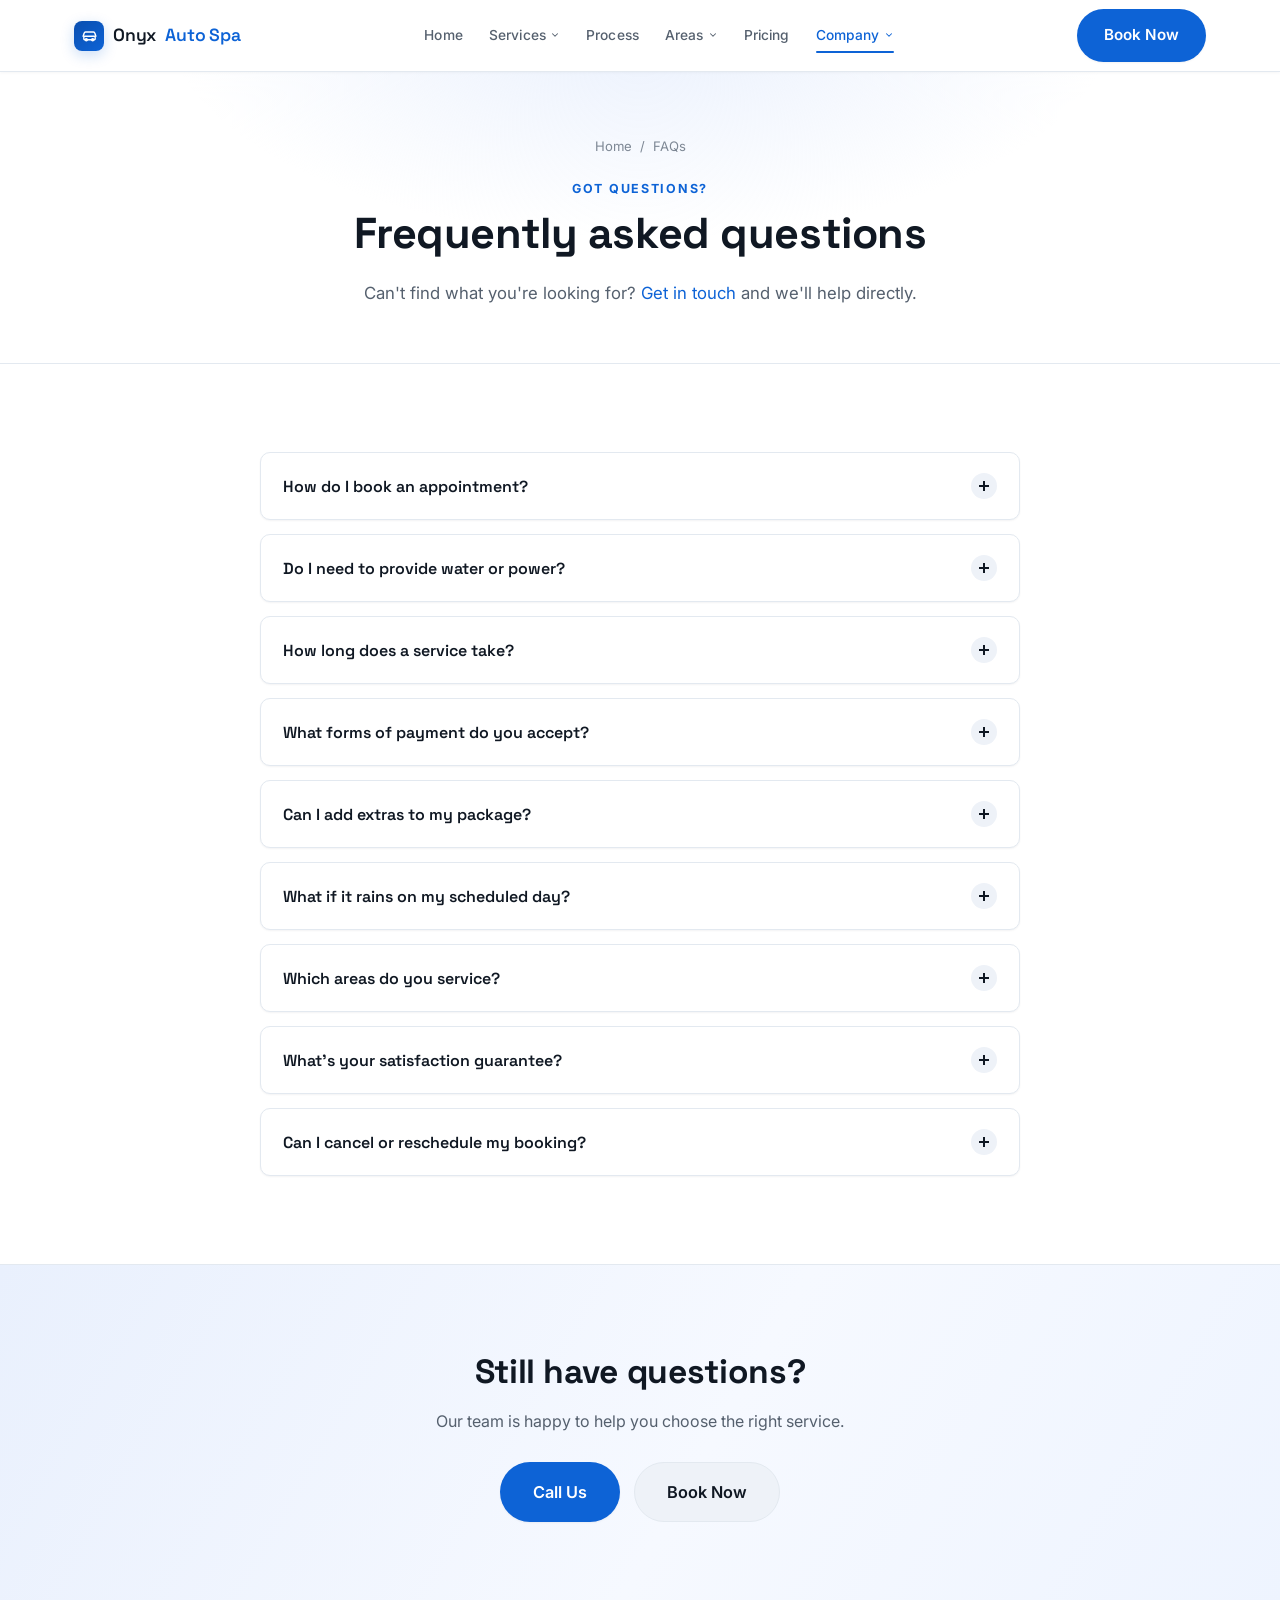
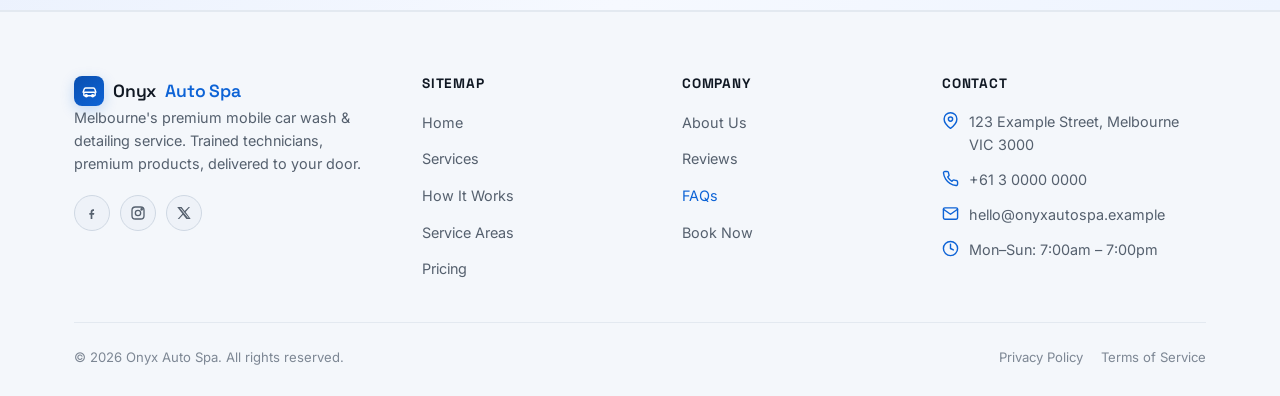
<file: faqs.html>
<!DOCTYPE html>
<html lang="en">
<head>
<meta charset="UTF-8">
<meta name="viewport" content="width=device-width, initial-scale=1.0">
<title>FAQs — Onyx Auto Spa</title>
<meta name="description" content="Answers to common questions about booking, pricing, and services at Onyx Auto Spa.">
<link rel="stylesheet" href="css/style.css">
</head>
<body>

<header class="navbar">
  <div class="nav-inner">
    <a href="index.html" class="brand">
      <span class="brand-mark">
        <svg viewBox="0 0 24 24" fill="none" stroke="#05070d" stroke-width="2" stroke-linecap="round" stroke-linejoin="round"><path d="M3 13l1.5-4.5A2 2 0 0 1 6.4 7h11.2a2 2 0 0 1 1.9 1.5L21 13"/><path d="M5 13h14a1 1 0 0 1 1 1v3a1 1 0 0 1-1 1H5a1 1 0 0 1-1-1v-3a1 1 0 0 1 1-1Z"/><circle cx="7.5" cy="18" r="1.5"/><circle cx="16.5" cy="18" r="1.5"/></svg>
      </span>
      Onyx<span> Auto Spa</span>
    </a>
    <nav>
      <ul class="nav-links">
        <li><a href="index.html" class="nav-link">Home</a></li>
        <li class="has-dropdown">
          <a href="services.html" class="nav-link">Services
            <svg class="caret" viewBox="0 0 24 24" fill="none" stroke="currentColor" stroke-width="2.5" stroke-linecap="round" stroke-linejoin="round"><polyline points="6 9 12 15 18 9"></polyline></svg>
          </a>
          <div class="dropdown">
            <a href="services.html#car-wash">Car Wash<small>Exterior wash & shine</small></a>
            <a href="services.html#detailing-only">Detailing Only<small>Interior & paint care</small></a>
            <a href="services.html#full-wash-detailing">Full Wash + Detailing<small>The complete package</small></a>
            <a href="services.html">All Services<small>See full overview</small></a>
          </div>
        </li>
        <li><a href="how-it-works.html" class="nav-link">Process</a></li>
        <li class="has-dropdown">
          <a href="service-areas.html" class="nav-link">Areas
            <svg class="caret" viewBox="0 0 24 24" fill="none" stroke="currentColor" stroke-width="2.5" stroke-linecap="round" stroke-linejoin="round"><polyline points="6 9 12 15 18 9"></polyline></svg>
          </a>
          <div class="dropdown">
            <a href="service-areas.html#melbourne">Melbourne<small>Our featured service hub</small></a>
            <a href="service-areas.html">All Coverage Areas<small>Full list of suburbs</small></a>
          </div>
        </li>
        <li><a href="pricing.html" class="nav-link">Pricing</a></li>
        <li class="has-dropdown">
          <a href="about.html" class="nav-link">Company
            <svg class="caret" viewBox="0 0 24 24" fill="none" stroke="currentColor" stroke-width="2.5" stroke-linecap="round" stroke-linejoin="round"><polyline points="6 9 12 15 18 9"></polyline></svg>
          </a>
          <div class="dropdown">
            <a href="about.html">About<small>Our story & values</small></a>
            <a href="reviews.html">Reviews<small>What customers say</small></a>
            <a href="faqs.html">FAQs<small>Common questions</small></a>
          </div>
        </li>
      </ul>
    </nav>
    <div class="nav-cta">
      <a href="book-now.html" class="btn btn-primary">Book Now</a>
    </div>
    <button class="nav-toggle" aria-label="Toggle menu" aria-expanded="false">
      <span></span><span></span><span></span>
    </button>
  </div>
</header>

<main>

  <section class="page-hero">
    <div class="container">
      <div class="breadcrumb"><a href="index.html">Home</a> / <span>FAQs</span></div>
      <span class="eyebrow">Got Questions?</span>
      <h1>Frequently asked questions</h1>
      <p>Can't find what you're looking for? <a href="book-now.html" style="color:var(--accent)">Get in touch</a> and we'll help directly.</p>
    </div>
  </section>

  <section>
    <div class="container">
      <div class="accordion">
        <div class="accordion-item">
          <button class="accordion-header" aria-expanded="false">
            How do I book an appointment?
            <span class="plus"></span>
          </button>
          <div class="accordion-body">
            <div class="accordion-body-inner">
              <p>Head to our <a href="book-now.html" style="color:var(--accent)">Book Now</a> page, choose your service, vehicle type, and preferred date & time, then fill in your contact details. You'll get an instant confirmation by email.</p>
            </div>
          </div>
        </div>
        <div class="accordion-item">
          <button class="accordion-header" aria-expanded="false">
            Do I need to provide water or power?
            <span class="plus"></span>
          </button>
          <div class="accordion-body">
            <div class="accordion-body-inner">
              <p>No. Every Onyx Auto Spa mobile unit is fully self-contained with its own water tank and power supply, so we can work at homes, offices, and apartment car parks.</p>
            </div>
          </div>
        </div>
        <div class="accordion-item">
          <button class="accordion-header" aria-expanded="false">
            How long does a service take?
            <span class="plus"></span>
          </button>
          <div class="accordion-body">
            <div class="accordion-body-inner">
              <p>An Express Wash takes around 30 minutes, while our Full Detail and Ultimate Package can take 2–3 hours depending on vehicle size and condition. Exact timing is confirmed at booking.</p>
            </div>
          </div>
        </div>
        <div class="accordion-item">
          <button class="accordion-header" aria-expanded="false">
            What forms of payment do you accept?
            <span class="plus"></span>
          </button>
          <div class="accordion-body">
            <div class="accordion-body-inner">
              <p>We accept all major credit and debit cards, plus digital wallets. Payment can be made securely online at the time of booking or in person after the job is complete.</p>
            </div>
          </div>
        </div>
        <div class="accordion-item">
          <button class="accordion-header" aria-expanded="false">
            Can I add extras to my package?
            <span class="plus"></span>
          </button>
          <div class="accordion-body">
            <div class="accordion-body-inner">
              <p>Yes — popular add-ons like ceramic coating, pet hair removal, engine bay cleaning, and headlight restoration can be added at checkout on the booking page. See our <a href="pricing.html" style="color:var(--accent)">Pricing</a> page for details.</p>
            </div>
          </div>
        </div>
        <div class="accordion-item">
          <button class="accordion-header" aria-expanded="false">
            What if it rains on my scheduled day?
            <span class="plus"></span>
          </button>
          <div class="accordion-body">
            <div class="accordion-body-inner">
              <p>We'll reach out to reschedule at no extra cost if weather affects your appointment. Light rain typically doesn't stop interior detailing work.</p>
            </div>
          </div>
        </div>
        <div class="accordion-item">
          <button class="accordion-header" aria-expanded="false">
            Which areas do you service?
            <span class="plus"></span>
          </button>
          <div class="accordion-body">
            <div class="accordion-body-inner">
              <p>We cover 50+ suburbs across Melbourne and surrounding areas. Check our <a href="service-areas.html" style="color:var(--accent)">Service Areas</a> page for the full list, or enter your address at booking to confirm coverage.</p>
            </div>
          </div>
        </div>
        <div class="accordion-item">
          <button class="accordion-header" aria-expanded="false">
            What's your satisfaction guarantee?
            <span class="plus"></span>
          </button>
          <div class="accordion-body">
            <div class="accordion-body-inner">
              <p>If you're not fully satisfied, let us know within 24 hours of your service and we'll return to make it right at no additional charge.</p>
            </div>
          </div>
        </div>
        <div class="accordion-item">
          <button class="accordion-header" aria-expanded="false">
            Can I cancel or reschedule my booking?
            <span class="plus"></span>
          </button>
          <div class="accordion-body">
            <div class="accordion-body-inner">
              <p>Yes, free of charge up to 24 hours before your appointment. Cancellations within 24 hours may incur a small fee to cover technician scheduling.</p>
            </div>
          </div>
        </div>
      </div>
    </div>
  </section>

  <section class="cta-band">
    <div class="container">
      <h2>Still have questions?</h2>
      <p>Our team is happy to help you choose the right service.</p>
      <div class="cta-actions">
        <a href="tel:+61300000000" class="btn btn-primary btn-lg">Call Us</a>
        <a href="book-now.html" class="btn btn-ghost btn-lg">Book Now</a>
      </div>
    </div>
  </section>

</main>

<footer class="footer">
  <div class="container">
    <div class="footer-grid">
      <div class="footer-about">
        <a href="index.html" class="brand">
          <span class="brand-mark">
            <svg viewBox="0 0 24 24" fill="none" stroke="#05070d" stroke-width="2" stroke-linecap="round" stroke-linejoin="round"><path d="M3 13l1.5-4.5A2 2 0 0 1 6.4 7h11.2a2 2 0 0 1 1.9 1.5L21 13"/><path d="M5 13h14a1 1 0 0 1 1 1v3a1 1 0 0 1-1 1H5a1 1 0 0 1-1-1v-3a1 1 0 0 1 1-1Z"/><circle cx="7.5" cy="18" r="1.5"/><circle cx="16.5" cy="18" r="1.5"/></svg>
          </span>
          Onyx<span> Auto Spa</span>
        </a>
        <p>Melbourne's premium mobile car wash & detailing service. Trained technicians, premium products, delivered to your door.</p>
        <div class="social-row">
          <a href="#" aria-label="Facebook"><svg viewBox="0 0 24 24" fill="currentColor"><path d="M13.5 9H15V6.5h-1.5C11.6 6.5 10 8.1 10 10.1V12H8v2.5h2V21h2.5v-6.5H15l.5-2.5h-3v-1.4c0-.6.4-1.1 1-1.1Z"/></svg></a>
          <a href="#" aria-label="Instagram"><svg viewBox="0 0 24 24" fill="none" stroke="currentColor" stroke-width="2"><rect x="3" y="3" width="18" height="18" rx="5"/><circle cx="12" cy="12" r="4"/><circle cx="17.5" cy="6.5" r="1"/></svg></a>
          <a href="#" aria-label="X (Twitter)"><svg viewBox="0 0 24 24" fill="currentColor"><path d="M18.9 3H21l-6.6 7.5L22 21h-6.4l-5-6.5L4.7 21H2.6l7-8-7.8-10H8.4l4.5 6 6-6Zm-1.1 16.2h1.2L7.3 4.7H6l11.8 14.5Z"/></svg></a>
        </div>
      </div>
      <div>
        <h4>Sitemap</h4>
        <ul class="footer-links">
          <li><a href="index.html">Home</a></li>
          <li><a href="services.html">Services</a></li>
          <li><a href="how-it-works.html">How It Works</a></li>
          <li><a href="service-areas.html">Service Areas</a></li>
          <li><a href="pricing.html">Pricing</a></li>
        </ul>
      </div>
      <div>
        <h4>Company</h4>
        <ul class="footer-links">
          <li><a href="about.html">About Us</a></li>
          <li><a href="reviews.html">Reviews</a></li>
          <li><a href="faqs.html">FAQs</a></li>
          <li><a href="book-now.html">Book Now</a></li>
        </ul>
      </div>
      <div>
        <h4>Contact</h4>
        <ul class="footer-contact">
          <li>
            <svg viewBox="0 0 24 24" fill="none" stroke="currentColor" stroke-width="2" stroke-linecap="round" stroke-linejoin="round"><path d="M21 10c0 7-9 13-9 13s-9-6-9-13a9 9 0 0 1 18 0Z"/><circle cx="12" cy="10" r="3"/></svg>
            <span>123 Example Street, Melbourne VIC 3000</span>
          </li>
          <li>
            <svg viewBox="0 0 24 24" fill="none" stroke="currentColor" stroke-width="2" stroke-linecap="round" stroke-linejoin="round"><path d="M22 16.92v3a2 2 0 0 1-2.18 2 19.79 19.79 0 0 1-8.63-3.07 19.5 19.5 0 0 1-6-6 19.79 19.79 0 0 1-3.07-8.67A2 2 0 0 1 4.11 2h3a2 2 0 0 1 2 1.72c.127.96.361 1.903.7 2.81a2 2 0 0 1-.45 2.11L8.09 9.91a16 16 0 0 0 6 6l1.27-1.27a2 2 0 0 1 2.11-.45c.907.339 1.85.573 2.81.7A2 2 0 0 1 22 16.92z"/></svg>
            <span>+61 3 0000 0000</span>
          </li>
          <li>
            <svg viewBox="0 0 24 24" fill="none" stroke="currentColor" stroke-width="2" stroke-linecap="round" stroke-linejoin="round"><rect x="2" y="4" width="20" height="16" rx="2"/><path d="m22 6-10 7L2 6"/></svg>
            <span>hello@onyxautospa.example</span>
          </li>
          <li>
            <svg viewBox="0 0 24 24" fill="none" stroke="currentColor" stroke-width="2" stroke-linecap="round" stroke-linejoin="round"><circle cx="12" cy="12" r="10"/><polyline points="12 6 12 12 16 14"/></svg>
            <span>Mon–Sun: 7:00am – 7:00pm</span>
          </li>
        </ul>
      </div>
    </div>
    <div class="footer-bottom">
      <span>&copy; 2026 Onyx Auto Spa. All rights reserved.</span>
      <div class="footer-bottom-links">
        <a href="#">Privacy Policy</a>
        <a href="#">Terms of Service</a>
      </div>
    </div>
  </div>
</footer>

<script src="js/script.js"></script>
</body>
</html>
</file>
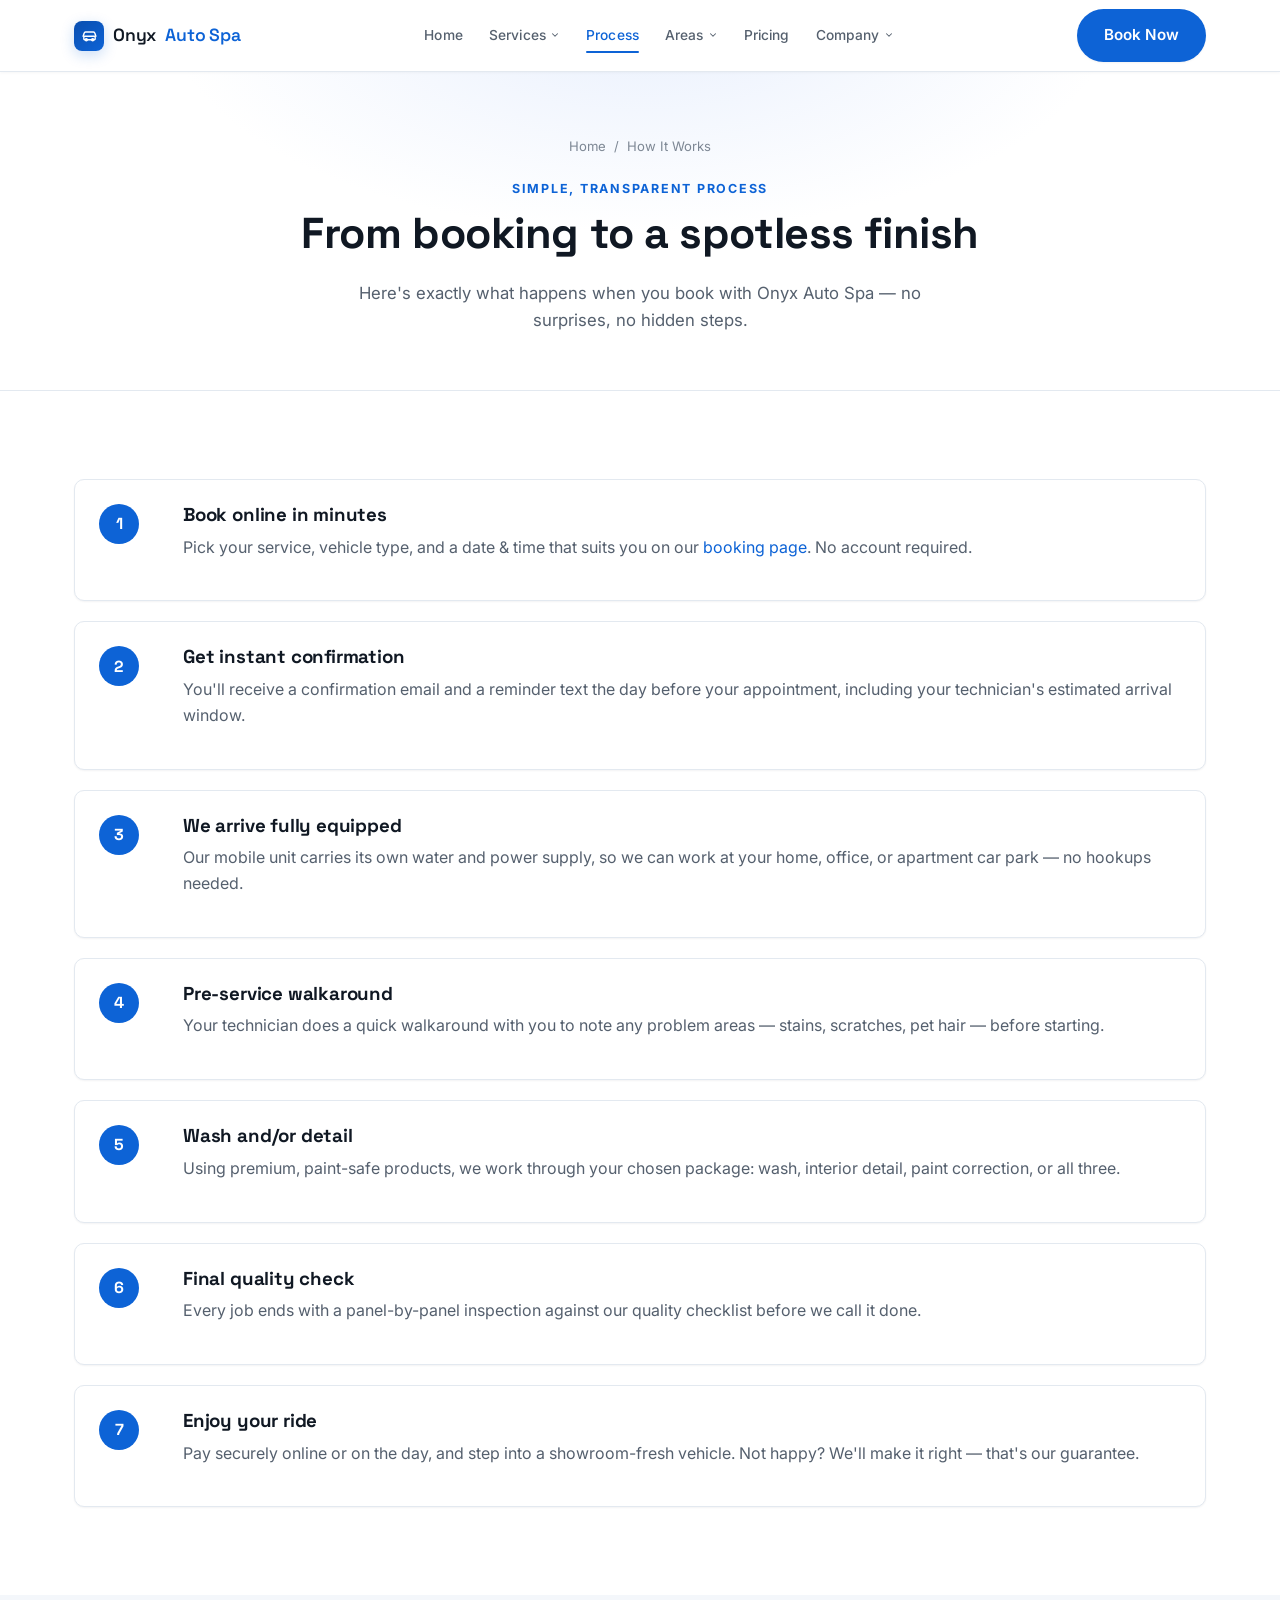
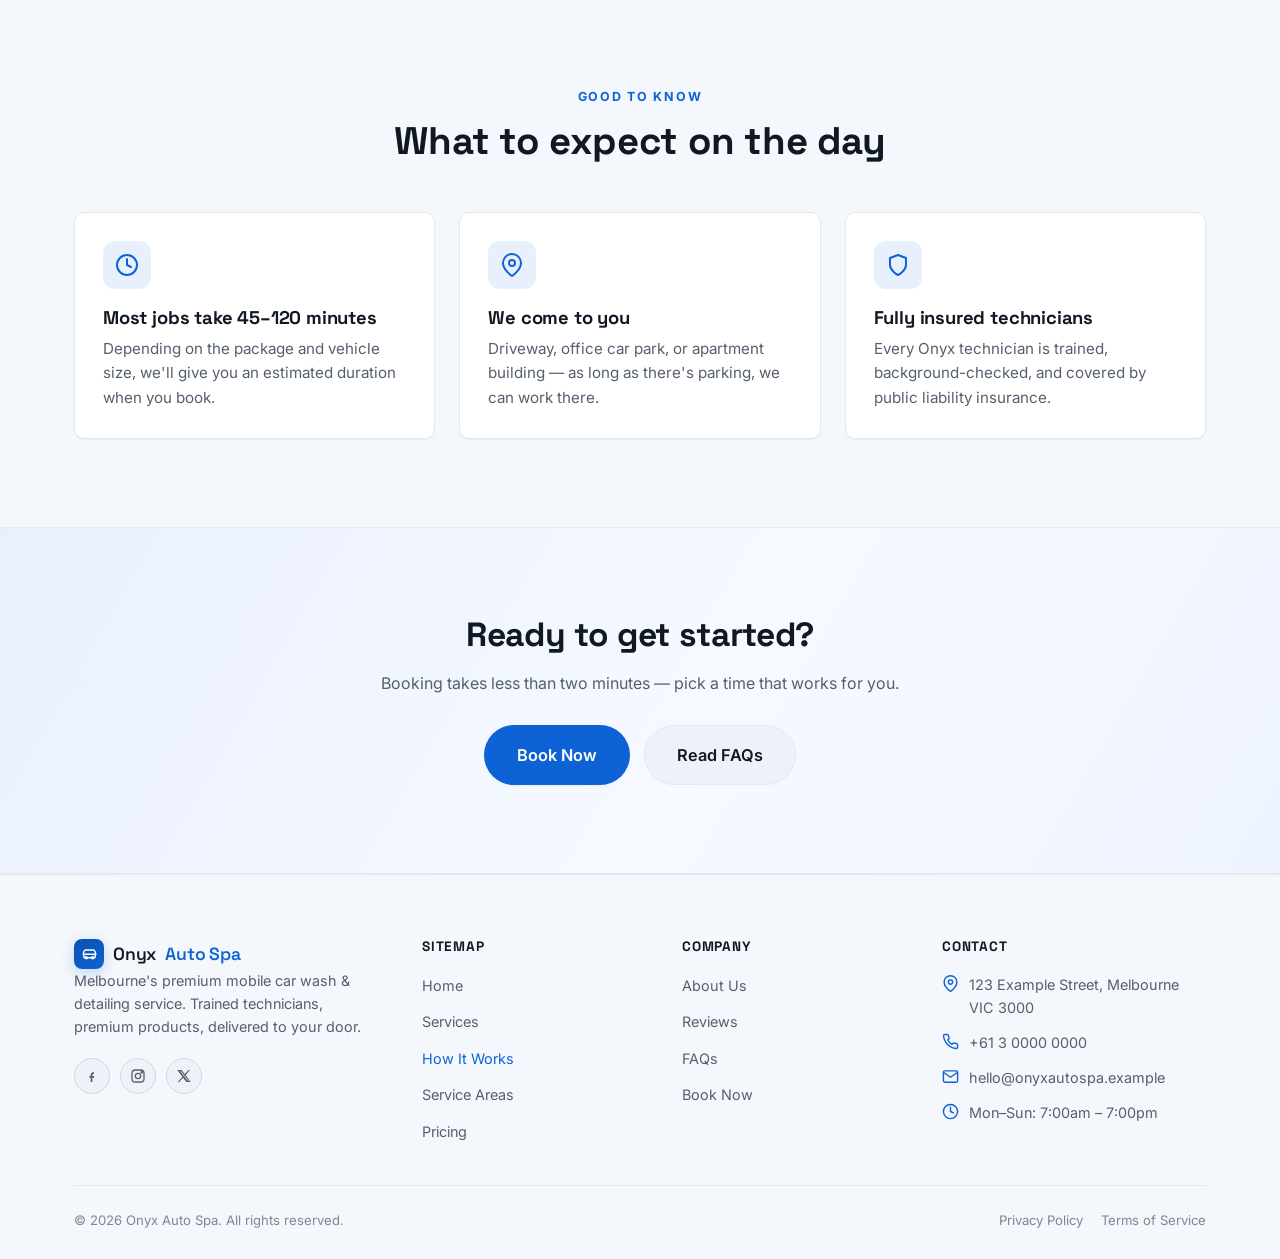
<file: how-it-works.html>
<!DOCTYPE html>
<html lang="en">
<head>
<meta charset="UTF-8">
<meta name="viewport" content="width=device-width, initial-scale=1.0">
<title>How It Works — Onyx Auto Spa</title>
<meta name="description" content="See the step-by-step process for booking a mobile car wash or detailing appointment with Onyx Auto Spa.">
<link rel="stylesheet" href="css/style.css">
</head>
<body>

<header class="navbar">
  <div class="nav-inner">
    <a href="index.html" class="brand">
      <span class="brand-mark">
        <svg viewBox="0 0 24 24" fill="none" stroke="#05070d" stroke-width="2" stroke-linecap="round" stroke-linejoin="round"><path d="M3 13l1.5-4.5A2 2 0 0 1 6.4 7h11.2a2 2 0 0 1 1.9 1.5L21 13"/><path d="M5 13h14a1 1 0 0 1 1 1v3a1 1 0 0 1-1 1H5a1 1 0 0 1-1-1v-3a1 1 0 0 1 1-1Z"/><circle cx="7.5" cy="18" r="1.5"/><circle cx="16.5" cy="18" r="1.5"/></svg>
      </span>
      Onyx<span> Auto Spa</span>
    </a>
    <nav>
      <ul class="nav-links">
        <li><a href="index.html" class="nav-link">Home</a></li>
        <li class="has-dropdown">
          <a href="services.html" class="nav-link">Services
            <svg class="caret" viewBox="0 0 24 24" fill="none" stroke="currentColor" stroke-width="2.5" stroke-linecap="round" stroke-linejoin="round"><polyline points="6 9 12 15 18 9"></polyline></svg>
          </a>
          <div class="dropdown">
            <a href="services.html#car-wash">Car Wash<small>Exterior wash & shine</small></a>
            <a href="services.html#detailing-only">Detailing Only<small>Interior & paint care</small></a>
            <a href="services.html#full-wash-detailing">Full Wash + Detailing<small>The complete package</small></a>
            <a href="services.html">All Services<small>See full overview</small></a>
          </div>
        </li>
        <li><a href="how-it-works.html" class="nav-link">Process</a></li>
        <li class="has-dropdown">
          <a href="service-areas.html" class="nav-link">Areas
            <svg class="caret" viewBox="0 0 24 24" fill="none" stroke="currentColor" stroke-width="2.5" stroke-linecap="round" stroke-linejoin="round"><polyline points="6 9 12 15 18 9"></polyline></svg>
          </a>
          <div class="dropdown">
            <a href="service-areas.html#melbourne">Melbourne<small>Our featured service hub</small></a>
            <a href="service-areas.html">All Coverage Areas<small>Full list of suburbs</small></a>
          </div>
        </li>
        <li><a href="pricing.html" class="nav-link">Pricing</a></li>
        <li class="has-dropdown">
          <a href="about.html" class="nav-link">Company
            <svg class="caret" viewBox="0 0 24 24" fill="none" stroke="currentColor" stroke-width="2.5" stroke-linecap="round" stroke-linejoin="round"><polyline points="6 9 12 15 18 9"></polyline></svg>
          </a>
          <div class="dropdown">
            <a href="about.html">About<small>Our story & values</small></a>
            <a href="reviews.html">Reviews<small>What customers say</small></a>
            <a href="faqs.html">FAQs<small>Common questions</small></a>
          </div>
        </li>
      </ul>
    </nav>
    <div class="nav-cta">
      <a href="book-now.html" class="btn btn-primary">Book Now</a>
    </div>
    <button class="nav-toggle" aria-label="Toggle menu" aria-expanded="false">
      <span></span><span></span><span></span>
    </button>
  </div>
</header>

<main>

  <section class="page-hero">
    <div class="container">
      <div class="breadcrumb"><a href="index.html">Home</a> / <span>How It Works</span></div>
      <span class="eyebrow">Simple, Transparent Process</span>
      <h1>From booking to a spotless finish</h1>
      <p>Here's exactly what happens when you book with Onyx Auto Spa — no surprises, no hidden steps.</p>
    </div>
  </section>

  <section>
    <div class="container">
      <div class="steps-detailed">
        <div class="step-row">
          <div class="step-num">1</div>
          <div>
            <h3>Book online in minutes</h3>
            <p>Pick your service, vehicle type, and a date & time that suits you on our <a href="book-now.html" style="color:var(--accent)">booking page</a>. No account required.</p>
          </div>
        </div>
        <div class="step-row">
          <div class="step-num">2</div>
          <div>
            <h3>Get instant confirmation</h3>
            <p>You'll receive a confirmation email and a reminder text the day before your appointment, including your technician's estimated arrival window.</p>
          </div>
        </div>
        <div class="step-row">
          <div class="step-num">3</div>
          <div>
            <h3>We arrive fully equipped</h3>
            <p>Our mobile unit carries its own water and power supply, so we can work at your home, office, or apartment car park — no hookups needed.</p>
          </div>
        </div>
        <div class="step-row">
          <div class="step-num">4</div>
          <div>
            <h3>Pre-service walkaround</h3>
            <p>Your technician does a quick walkaround with you to note any problem areas — stains, scratches, pet hair — before starting.</p>
          </div>
        </div>
        <div class="step-row">
          <div class="step-num">5</div>
          <div>
            <h3>Wash and/or detail</h3>
            <p>Using premium, paint-safe products, we work through your chosen package: wash, interior detail, paint correction, or all three.</p>
          </div>
        </div>
        <div class="step-row">
          <div class="step-num">6</div>
          <div>
            <h3>Final quality check</h3>
            <p>Every job ends with a panel-by-panel inspection against our quality checklist before we call it done.</p>
          </div>
        </div>
        <div class="step-row">
          <div class="step-num">7</div>
          <div>
            <h3>Enjoy your ride</h3>
            <p>Pay securely online or on the day, and step into a showroom-fresh vehicle. Not happy? We'll make it right — that's our guarantee.</p>
          </div>
        </div>
      </div>
    </div>
  </section>

  <section class="bg-alt">
    <div class="container">
      <div class="section-head">
        <span class="eyebrow">Good To Know</span>
        <h2>What to expect on the day</h2>
      </div>
      <div class="grid grid-3">
        <div class="card">
          <div class="card-icon">
            <svg viewBox="0 0 24 24" fill="none" stroke="currentColor" stroke-width="2" stroke-linecap="round" stroke-linejoin="round"><circle cx="12" cy="12" r="10"/><polyline points="12 6 12 12 16 14"/></svg>
          </div>
          <h3>Most jobs take 45–120 minutes</h3>
          <p>Depending on the package and vehicle size, we'll give you an estimated duration when you book.</p>
        </div>
        <div class="card">
          <div class="card-icon">
            <svg viewBox="0 0 24 24" fill="none" stroke="currentColor" stroke-width="2" stroke-linecap="round" stroke-linejoin="round"><path d="M21 10c0 7-9 13-9 13s-9-6-9-13a9 9 0 0 1 18 0Z"/><circle cx="12" cy="10" r="3"/></svg>
          </div>
          <h3>We come to you</h3>
          <p>Driveway, office car park, or apartment building — as long as there's parking, we can work there.</p>
        </div>
        <div class="card">
          <div class="card-icon">
            <svg viewBox="0 0 24 24" fill="none" stroke="currentColor" stroke-width="2" stroke-linecap="round" stroke-linejoin="round"><path d="M12 22s8-4 8-10V5l-8-3-8 3v7c0 6 8 10 8 10Z"/></svg>
          </div>
          <h3>Fully insured technicians</h3>
          <p>Every Onyx technician is trained, background-checked, and covered by public liability insurance.</p>
        </div>
      </div>
    </div>
  </section>

  <section class="cta-band">
    <div class="container">
      <h2>Ready to get started?</h2>
      <p>Booking takes less than two minutes — pick a time that works for you.</p>
      <div class="cta-actions">
        <a href="book-now.html" class="btn btn-primary btn-lg">Book Now</a>
        <a href="faqs.html" class="btn btn-ghost btn-lg">Read FAQs</a>
      </div>
    </div>
  </section>

</main>

<footer class="footer">
  <div class="container">
    <div class="footer-grid">
      <div class="footer-about">
        <a href="index.html" class="brand">
          <span class="brand-mark">
            <svg viewBox="0 0 24 24" fill="none" stroke="#05070d" stroke-width="2" stroke-linecap="round" stroke-linejoin="round"><path d="M3 13l1.5-4.5A2 2 0 0 1 6.4 7h11.2a2 2 0 0 1 1.9 1.5L21 13"/><path d="M5 13h14a1 1 0 0 1 1 1v3a1 1 0 0 1-1 1H5a1 1 0 0 1-1-1v-3a1 1 0 0 1 1-1Z"/><circle cx="7.5" cy="18" r="1.5"/><circle cx="16.5" cy="18" r="1.5"/></svg>
          </span>
          Onyx<span> Auto Spa</span>
        </a>
        <p>Melbourne's premium mobile car wash & detailing service. Trained technicians, premium products, delivered to your door.</p>
        <div class="social-row">
          <a href="#" aria-label="Facebook"><svg viewBox="0 0 24 24" fill="currentColor"><path d="M13.5 9H15V6.5h-1.5C11.6 6.5 10 8.1 10 10.1V12H8v2.5h2V21h2.5v-6.5H15l.5-2.5h-3v-1.4c0-.6.4-1.1 1-1.1Z"/></svg></a>
          <a href="#" aria-label="Instagram"><svg viewBox="0 0 24 24" fill="none" stroke="currentColor" stroke-width="2"><rect x="3" y="3" width="18" height="18" rx="5"/><circle cx="12" cy="12" r="4"/><circle cx="17.5" cy="6.5" r="1"/></svg></a>
          <a href="#" aria-label="X (Twitter)"><svg viewBox="0 0 24 24" fill="currentColor"><path d="M18.9 3H21l-6.6 7.5L22 21h-6.4l-5-6.5L4.7 21H2.6l7-8-7.8-10H8.4l4.5 6 6-6Zm-1.1 16.2h1.2L7.3 4.7H6l11.8 14.5Z"/></svg></a>
        </div>
      </div>
      <div>
        <h4>Sitemap</h4>
        <ul class="footer-links">
          <li><a href="index.html">Home</a></li>
          <li><a href="services.html">Services</a></li>
          <li><a href="how-it-works.html">How It Works</a></li>
          <li><a href="service-areas.html">Service Areas</a></li>
          <li><a href="pricing.html">Pricing</a></li>
        </ul>
      </div>
      <div>
        <h4>Company</h4>
        <ul class="footer-links">
          <li><a href="about.html">About Us</a></li>
          <li><a href="reviews.html">Reviews</a></li>
          <li><a href="faqs.html">FAQs</a></li>
          <li><a href="book-now.html">Book Now</a></li>
        </ul>
      </div>
      <div>
        <h4>Contact</h4>
        <ul class="footer-contact">
          <li>
            <svg viewBox="0 0 24 24" fill="none" stroke="currentColor" stroke-width="2" stroke-linecap="round" stroke-linejoin="round"><path d="M21 10c0 7-9 13-9 13s-9-6-9-13a9 9 0 0 1 18 0Z"/><circle cx="12" cy="10" r="3"/></svg>
            <span>123 Example Street, Melbourne VIC 3000</span>
          </li>
          <li>
            <svg viewBox="0 0 24 24" fill="none" stroke="currentColor" stroke-width="2" stroke-linecap="round" stroke-linejoin="round"><path d="M22 16.92v3a2 2 0 0 1-2.18 2 19.79 19.79 0 0 1-8.63-3.07 19.5 19.5 0 0 1-6-6 19.79 19.79 0 0 1-3.07-8.67A2 2 0 0 1 4.11 2h3a2 2 0 0 1 2 1.72c.127.96.361 1.903.7 2.81a2 2 0 0 1-.45 2.11L8.09 9.91a16 16 0 0 0 6 6l1.27-1.27a2 2 0 0 1 2.11-.45c.907.339 1.85.573 2.81.7A2 2 0 0 1 22 16.92z"/></svg>
            <span>+61 3 0000 0000</span>
          </li>
          <li>
            <svg viewBox="0 0 24 24" fill="none" stroke="currentColor" stroke-width="2" stroke-linecap="round" stroke-linejoin="round"><rect x="2" y="4" width="20" height="16" rx="2"/><path d="m22 6-10 7L2 6"/></svg>
            <span>hello@onyxautospa.example</span>
          </li>
          <li>
            <svg viewBox="0 0 24 24" fill="none" stroke="currentColor" stroke-width="2" stroke-linecap="round" stroke-linejoin="round"><circle cx="12" cy="12" r="10"/><polyline points="12 6 12 12 16 14"/></svg>
            <span>Mon–Sun: 7:00am – 7:00pm</span>
          </li>
        </ul>
      </div>
    </div>
    <div class="footer-bottom">
      <span>&copy; 2026 Onyx Auto Spa. All rights reserved.</span>
      <div class="footer-bottom-links">
        <a href="#">Privacy Policy</a>
        <a href="#">Terms of Service</a>
      </div>
    </div>
  </div>
</footer>

<script src="js/script.js"></script>
</body>
</html>
</file>
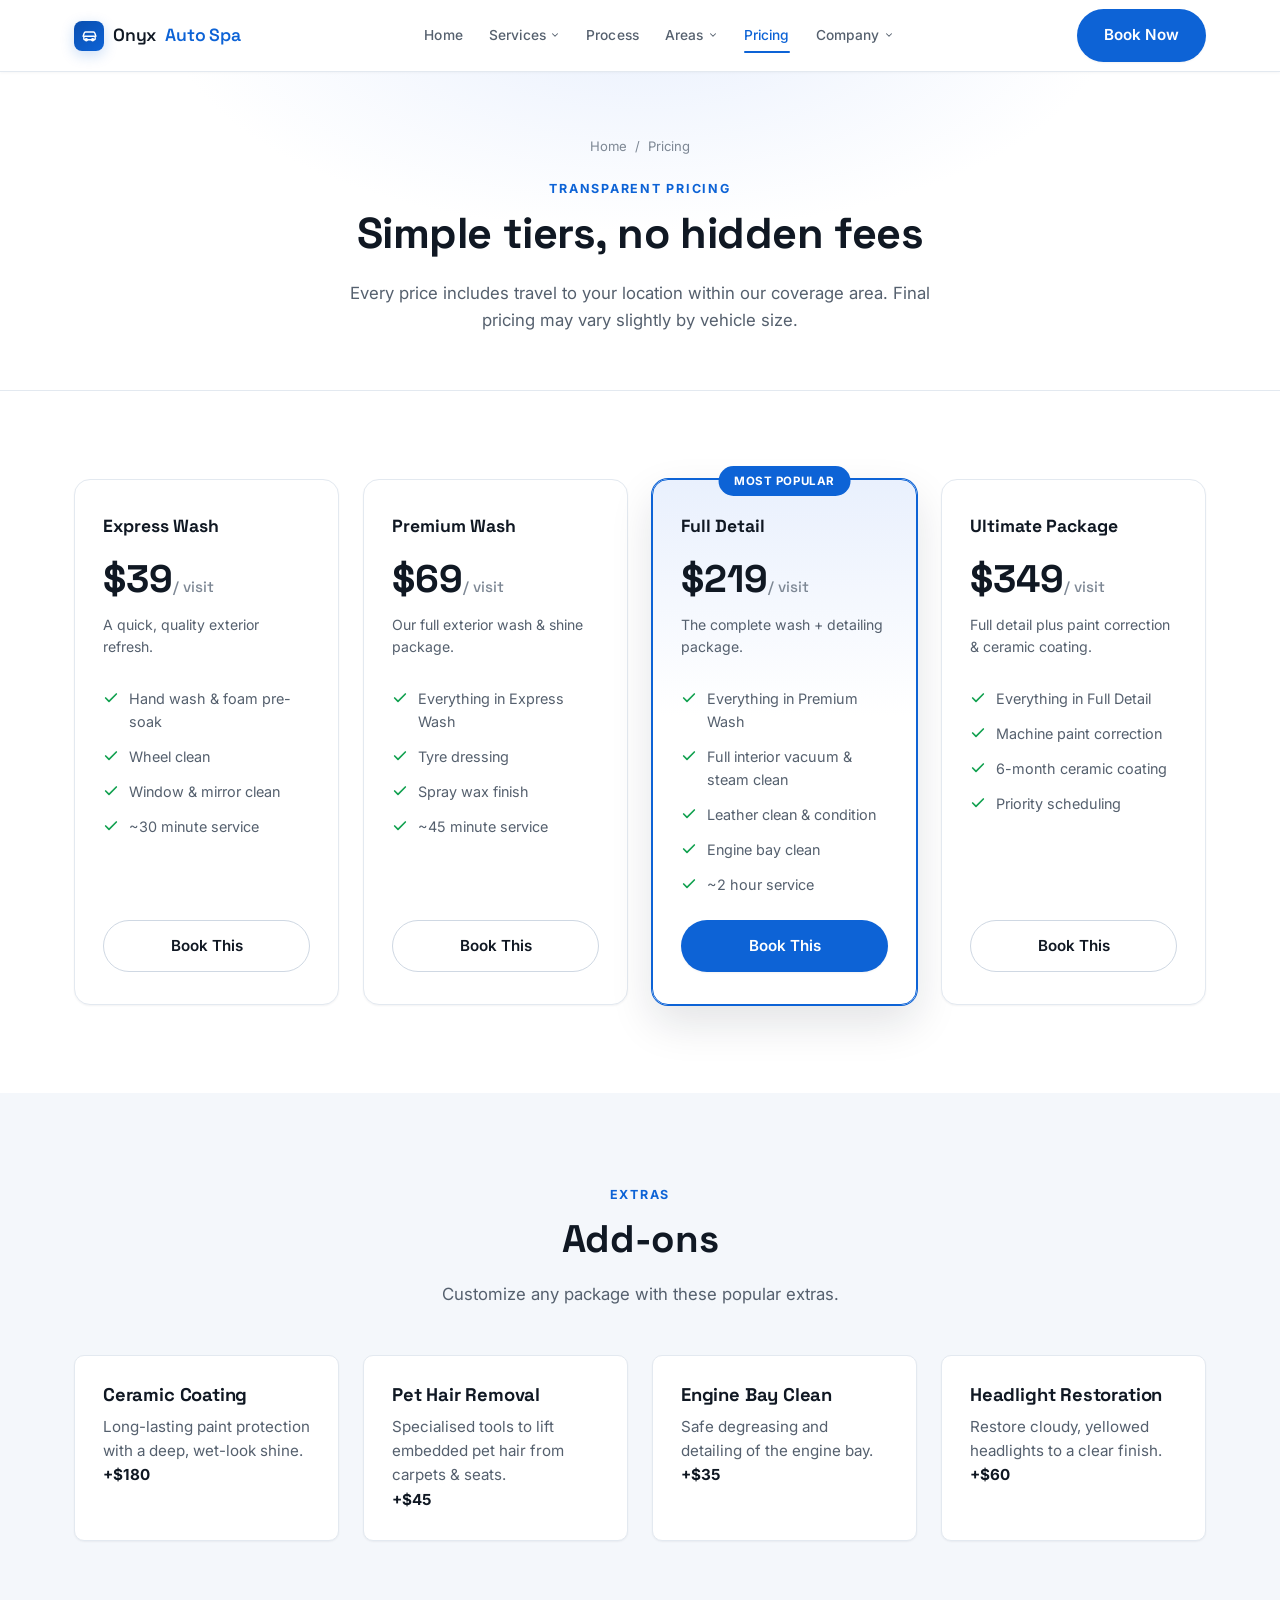
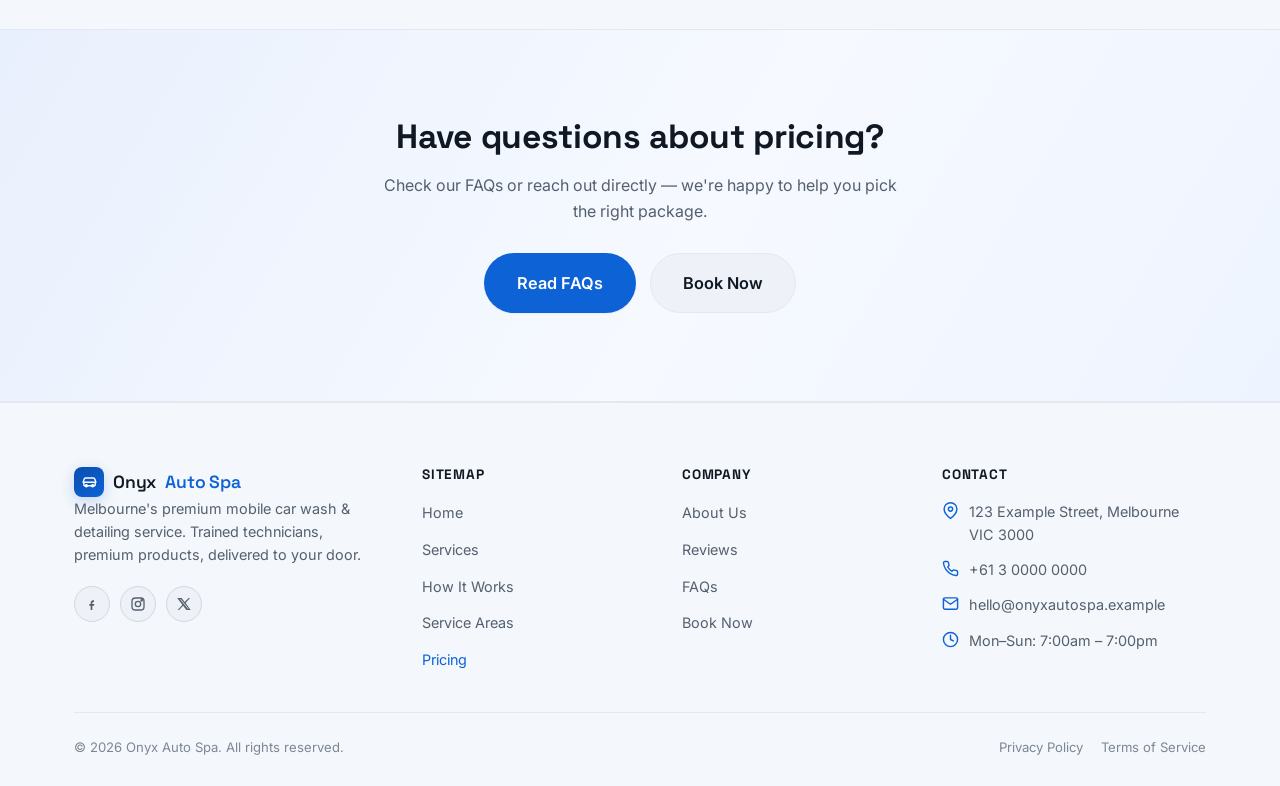
<file: pricing.html>
<!DOCTYPE html>
<html lang="en">
<head>
<meta charset="UTF-8">
<meta name="viewport" content="width=device-width, initial-scale=1.0">
<title>Pricing — Onyx Auto Spa</title>
<meta name="description" content="Transparent, tiered pricing for car wash, detailing, and full-package services from Onyx Auto Spa.">
<link rel="stylesheet" href="css/style.css">
</head>
<body>

<header class="navbar">
  <div class="nav-inner">
    <a href="index.html" class="brand">
      <span class="brand-mark">
        <svg viewBox="0 0 24 24" fill="none" stroke="#05070d" stroke-width="2" stroke-linecap="round" stroke-linejoin="round"><path d="M3 13l1.5-4.5A2 2 0 0 1 6.4 7h11.2a2 2 0 0 1 1.9 1.5L21 13"/><path d="M5 13h14a1 1 0 0 1 1 1v3a1 1 0 0 1-1 1H5a1 1 0 0 1-1-1v-3a1 1 0 0 1 1-1Z"/><circle cx="7.5" cy="18" r="1.5"/><circle cx="16.5" cy="18" r="1.5"/></svg>
      </span>
      Onyx<span> Auto Spa</span>
    </a>
    <nav>
      <ul class="nav-links">
        <li><a href="index.html" class="nav-link">Home</a></li>
        <li class="has-dropdown">
          <a href="services.html" class="nav-link">Services
            <svg class="caret" viewBox="0 0 24 24" fill="none" stroke="currentColor" stroke-width="2.5" stroke-linecap="round" stroke-linejoin="round"><polyline points="6 9 12 15 18 9"></polyline></svg>
          </a>
          <div class="dropdown">
            <a href="services.html#car-wash">Car Wash<small>Exterior wash & shine</small></a>
            <a href="services.html#detailing-only">Detailing Only<small>Interior & paint care</small></a>
            <a href="services.html#full-wash-detailing">Full Wash + Detailing<small>The complete package</small></a>
            <a href="services.html">All Services<small>See full overview</small></a>
          </div>
        </li>
        <li><a href="how-it-works.html" class="nav-link">Process</a></li>
        <li class="has-dropdown">
          <a href="service-areas.html" class="nav-link">Areas
            <svg class="caret" viewBox="0 0 24 24" fill="none" stroke="currentColor" stroke-width="2.5" stroke-linecap="round" stroke-linejoin="round"><polyline points="6 9 12 15 18 9"></polyline></svg>
          </a>
          <div class="dropdown">
            <a href="service-areas.html#melbourne">Melbourne<small>Our featured service hub</small></a>
            <a href="service-areas.html">All Coverage Areas<small>Full list of suburbs</small></a>
          </div>
        </li>
        <li><a href="pricing.html" class="nav-link">Pricing</a></li>
        <li class="has-dropdown">
          <a href="about.html" class="nav-link">Company
            <svg class="caret" viewBox="0 0 24 24" fill="none" stroke="currentColor" stroke-width="2.5" stroke-linecap="round" stroke-linejoin="round"><polyline points="6 9 12 15 18 9"></polyline></svg>
          </a>
          <div class="dropdown">
            <a href="about.html">About<small>Our story & values</small></a>
            <a href="reviews.html">Reviews<small>What customers say</small></a>
            <a href="faqs.html">FAQs<small>Common questions</small></a>
          </div>
        </li>
      </ul>
    </nav>
    <div class="nav-cta">
      <a href="book-now.html" class="btn btn-primary">Book Now</a>
    </div>
    <button class="nav-toggle" aria-label="Toggle menu" aria-expanded="false">
      <span></span><span></span><span></span>
    </button>
  </div>
</header>

<main>

  <section class="page-hero">
    <div class="container">
      <div class="breadcrumb"><a href="index.html">Home</a> / <span>Pricing</span></div>
      <span class="eyebrow">Transparent Pricing</span>
      <h1>Simple tiers, no hidden fees</h1>
      <p>Every price includes travel to your location within our coverage area. Final pricing may vary slightly by vehicle size.</p>
    </div>
  </section>

  <section>
    <div class="container">
      <div class="grid grid-4">
        <div class="pricing-card">
          <span class="price-tier-name">Express Wash</span>
          <div class="price-value">$39<span>/ visit</span></div>
          <p class="price-desc">A quick, quality exterior refresh.</p>
          <ul class="price-features">
            <li><svg viewBox="0 0 24 24" fill="none" stroke="currentColor" stroke-width="2.5" stroke-linecap="round" stroke-linejoin="round"><polyline points="20 6 9 17 4 12"></polyline></svg>Hand wash & foam pre-soak</li>
            <li><svg viewBox="0 0 24 24" fill="none" stroke="currentColor" stroke-width="2.5" stroke-linecap="round" stroke-linejoin="round"><polyline points="20 6 9 17 4 12"></polyline></svg>Wheel clean</li>
            <li><svg viewBox="0 0 24 24" fill="none" stroke="currentColor" stroke-width="2.5" stroke-linecap="round" stroke-linejoin="round"><polyline points="20 6 9 17 4 12"></polyline></svg>Window & mirror clean</li>
            <li><svg viewBox="0 0 24 24" fill="none" stroke="currentColor" stroke-width="2.5" stroke-linecap="round" stroke-linejoin="round"><polyline points="20 6 9 17 4 12"></polyline></svg>~30 minute service</li>
          </ul>
          <a href="book-now.html" class="btn btn-outline btn-block">Book This</a>
        </div>

        <div class="pricing-card">
          <span class="price-tier-name">Premium Wash</span>
          <div class="price-value">$69<span>/ visit</span></div>
          <p class="price-desc">Our full exterior wash & shine package.</p>
          <ul class="price-features">
            <li><svg viewBox="0 0 24 24" fill="none" stroke="currentColor" stroke-width="2.5" stroke-linecap="round" stroke-linejoin="round"><polyline points="20 6 9 17 4 12"></polyline></svg>Everything in Express Wash</li>
            <li><svg viewBox="0 0 24 24" fill="none" stroke="currentColor" stroke-width="2.5" stroke-linecap="round" stroke-linejoin="round"><polyline points="20 6 9 17 4 12"></polyline></svg>Tyre dressing</li>
            <li><svg viewBox="0 0 24 24" fill="none" stroke="currentColor" stroke-width="2.5" stroke-linecap="round" stroke-linejoin="round"><polyline points="20 6 9 17 4 12"></polyline></svg>Spray wax finish</li>
            <li><svg viewBox="0 0 24 24" fill="none" stroke="currentColor" stroke-width="2.5" stroke-linecap="round" stroke-linejoin="round"><polyline points="20 6 9 17 4 12"></polyline></svg>~45 minute service</li>
          </ul>
          <a href="book-now.html" class="btn btn-outline btn-block">Book This</a>
        </div>

        <div class="pricing-card featured">
          <span class="pricing-badge">Most Popular</span>
          <span class="price-tier-name">Full Detail</span>
          <div class="price-value">$219<span>/ visit</span></div>
          <p class="price-desc">The complete wash + detailing package.</p>
          <ul class="price-features">
            <li><svg viewBox="0 0 24 24" fill="none" stroke="currentColor" stroke-width="2.5" stroke-linecap="round" stroke-linejoin="round"><polyline points="20 6 9 17 4 12"></polyline></svg>Everything in Premium Wash</li>
            <li><svg viewBox="0 0 24 24" fill="none" stroke="currentColor" stroke-width="2.5" stroke-linecap="round" stroke-linejoin="round"><polyline points="20 6 9 17 4 12"></polyline></svg>Full interior vacuum & steam clean</li>
            <li><svg viewBox="0 0 24 24" fill="none" stroke="currentColor" stroke-width="2.5" stroke-linecap="round" stroke-linejoin="round"><polyline points="20 6 9 17 4 12"></polyline></svg>Leather clean & condition</li>
            <li><svg viewBox="0 0 24 24" fill="none" stroke="currentColor" stroke-width="2.5" stroke-linecap="round" stroke-linejoin="round"><polyline points="20 6 9 17 4 12"></polyline></svg>Engine bay clean</li>
            <li><svg viewBox="0 0 24 24" fill="none" stroke="currentColor" stroke-width="2.5" stroke-linecap="round" stroke-linejoin="round"><polyline points="20 6 9 17 4 12"></polyline></svg>~2 hour service</li>
          </ul>
          <a href="book-now.html" class="btn btn-primary btn-block">Book This</a>
        </div>

        <div class="pricing-card">
          <span class="price-tier-name">Ultimate Package</span>
          <div class="price-value">$349<span>/ visit</span></div>
          <p class="price-desc">Full detail plus paint correction & ceramic coating.</p>
          <ul class="price-features">
            <li><svg viewBox="0 0 24 24" fill="none" stroke="currentColor" stroke-width="2.5" stroke-linecap="round" stroke-linejoin="round"><polyline points="20 6 9 17 4 12"></polyline></svg>Everything in Full Detail</li>
            <li><svg viewBox="0 0 24 24" fill="none" stroke="currentColor" stroke-width="2.5" stroke-linecap="round" stroke-linejoin="round"><polyline points="20 6 9 17 4 12"></polyline></svg>Machine paint correction</li>
            <li><svg viewBox="0 0 24 24" fill="none" stroke="currentColor" stroke-width="2.5" stroke-linecap="round" stroke-linejoin="round"><polyline points="20 6 9 17 4 12"></polyline></svg>6-month ceramic coating</li>
            <li><svg viewBox="0 0 24 24" fill="none" stroke="currentColor" stroke-width="2.5" stroke-linecap="round" stroke-linejoin="round"><polyline points="20 6 9 17 4 12"></polyline></svg>Priority scheduling</li>
          </ul>
          <a href="book-now.html" class="btn btn-outline btn-block">Book This</a>
        </div>
      </div>
    </div>
  </section>

  <section class="bg-alt">
    <div class="container">
      <div class="section-head">
        <span class="eyebrow">Extras</span>
        <h2>Add-ons</h2>
        <p>Customize any package with these popular extras.</p>
      </div>
      <div class="grid grid-4">
        <div class="card">
          <h3>Ceramic Coating</h3>
          <p>Long-lasting paint protection with a deep, wet-look shine.</p>
          <p class="price-desc"><strong style="color:var(--text)">+$180</strong></p>
        </div>
        <div class="card">
          <h3>Pet Hair Removal</h3>
          <p>Specialised tools to lift embedded pet hair from carpets & seats.</p>
          <p class="price-desc"><strong style="color:var(--text)">+$45</strong></p>
        </div>
        <div class="card">
          <h3>Engine Bay Clean</h3>
          <p>Safe degreasing and detailing of the engine bay.</p>
          <p class="price-desc"><strong style="color:var(--text)">+$35</strong></p>
        </div>
        <div class="card">
          <h3>Headlight Restoration</h3>
          <p>Restore cloudy, yellowed headlights to a clear finish.</p>
          <p class="price-desc"><strong style="color:var(--text)">+$60</strong></p>
        </div>
      </div>
    </div>
  </section>

  <section class="cta-band">
    <div class="container">
      <h2>Have questions about pricing?</h2>
      <p>Check our FAQs or reach out directly — we're happy to help you pick the right package.</p>
      <div class="cta-actions">
        <a href="faqs.html" class="btn btn-primary btn-lg">Read FAQs</a>
        <a href="book-now.html" class="btn btn-ghost btn-lg">Book Now</a>
      </div>
    </div>
  </section>

</main>

<footer class="footer">
  <div class="container">
    <div class="footer-grid">
      <div class="footer-about">
        <a href="index.html" class="brand">
          <span class="brand-mark">
            <svg viewBox="0 0 24 24" fill="none" stroke="#05070d" stroke-width="2" stroke-linecap="round" stroke-linejoin="round"><path d="M3 13l1.5-4.5A2 2 0 0 1 6.4 7h11.2a2 2 0 0 1 1.9 1.5L21 13"/><path d="M5 13h14a1 1 0 0 1 1 1v3a1 1 0 0 1-1 1H5a1 1 0 0 1-1-1v-3a1 1 0 0 1 1-1Z"/><circle cx="7.5" cy="18" r="1.5"/><circle cx="16.5" cy="18" r="1.5"/></svg>
          </span>
          Onyx<span> Auto Spa</span>
        </a>
        <p>Melbourne's premium mobile car wash & detailing service. Trained technicians, premium products, delivered to your door.</p>
        <div class="social-row">
          <a href="#" aria-label="Facebook"><svg viewBox="0 0 24 24" fill="currentColor"><path d="M13.5 9H15V6.5h-1.5C11.6 6.5 10 8.1 10 10.1V12H8v2.5h2V21h2.5v-6.5H15l.5-2.5h-3v-1.4c0-.6.4-1.1 1-1.1Z"/></svg></a>
          <a href="#" aria-label="Instagram"><svg viewBox="0 0 24 24" fill="none" stroke="currentColor" stroke-width="2"><rect x="3" y="3" width="18" height="18" rx="5"/><circle cx="12" cy="12" r="4"/><circle cx="17.5" cy="6.5" r="1"/></svg></a>
          <a href="#" aria-label="X (Twitter)"><svg viewBox="0 0 24 24" fill="currentColor"><path d="M18.9 3H21l-6.6 7.5L22 21h-6.4l-5-6.5L4.7 21H2.6l7-8-7.8-10H8.4l4.5 6 6-6Zm-1.1 16.2h1.2L7.3 4.7H6l11.8 14.5Z"/></svg></a>
        </div>
      </div>
      <div>
        <h4>Sitemap</h4>
        <ul class="footer-links">
          <li><a href="index.html">Home</a></li>
          <li><a href="services.html">Services</a></li>
          <li><a href="how-it-works.html">How It Works</a></li>
          <li><a href="service-areas.html">Service Areas</a></li>
          <li><a href="pricing.html">Pricing</a></li>
        </ul>
      </div>
      <div>
        <h4>Company</h4>
        <ul class="footer-links">
          <li><a href="about.html">About Us</a></li>
          <li><a href="reviews.html">Reviews</a></li>
          <li><a href="faqs.html">FAQs</a></li>
          <li><a href="book-now.html">Book Now</a></li>
        </ul>
      </div>
      <div>
        <h4>Contact</h4>
        <ul class="footer-contact">
          <li>
            <svg viewBox="0 0 24 24" fill="none" stroke="currentColor" stroke-width="2" stroke-linecap="round" stroke-linejoin="round"><path d="M21 10c0 7-9 13-9 13s-9-6-9-13a9 9 0 0 1 18 0Z"/><circle cx="12" cy="10" r="3"/></svg>
            <span>123 Example Street, Melbourne VIC 3000</span>
          </li>
          <li>
            <svg viewBox="0 0 24 24" fill="none" stroke="currentColor" stroke-width="2" stroke-linecap="round" stroke-linejoin="round"><path d="M22 16.92v3a2 2 0 0 1-2.18 2 19.79 19.79 0 0 1-8.63-3.07 19.5 19.5 0 0 1-6-6 19.79 19.79 0 0 1-3.07-8.67A2 2 0 0 1 4.11 2h3a2 2 0 0 1 2 1.72c.127.96.361 1.903.7 2.81a2 2 0 0 1-.45 2.11L8.09 9.91a16 16 0 0 0 6 6l1.27-1.27a2 2 0 0 1 2.11-.45c.907.339 1.85.573 2.81.7A2 2 0 0 1 22 16.92z"/></svg>
            <span>+61 3 0000 0000</span>
          </li>
          <li>
            <svg viewBox="0 0 24 24" fill="none" stroke="currentColor" stroke-width="2" stroke-linecap="round" stroke-linejoin="round"><rect x="2" y="4" width="20" height="16" rx="2"/><path d="m22 6-10 7L2 6"/></svg>
            <span>hello@onyxautospa.example</span>
          </li>
          <li>
            <svg viewBox="0 0 24 24" fill="none" stroke="currentColor" stroke-width="2" stroke-linecap="round" stroke-linejoin="round"><circle cx="12" cy="12" r="10"/><polyline points="12 6 12 12 16 14"/></svg>
            <span>Mon–Sun: 7:00am – 7:00pm</span>
          </li>
        </ul>
      </div>
    </div>
    <div class="footer-bottom">
      <span>&copy; 2026 Onyx Auto Spa. All rights reserved.</span>
      <div class="footer-bottom-links">
        <a href="#">Privacy Policy</a>
        <a href="#">Terms of Service</a>
      </div>
    </div>
  </div>
</footer>

<script src="js/script.js"></script>
</body>
</html>
</file>
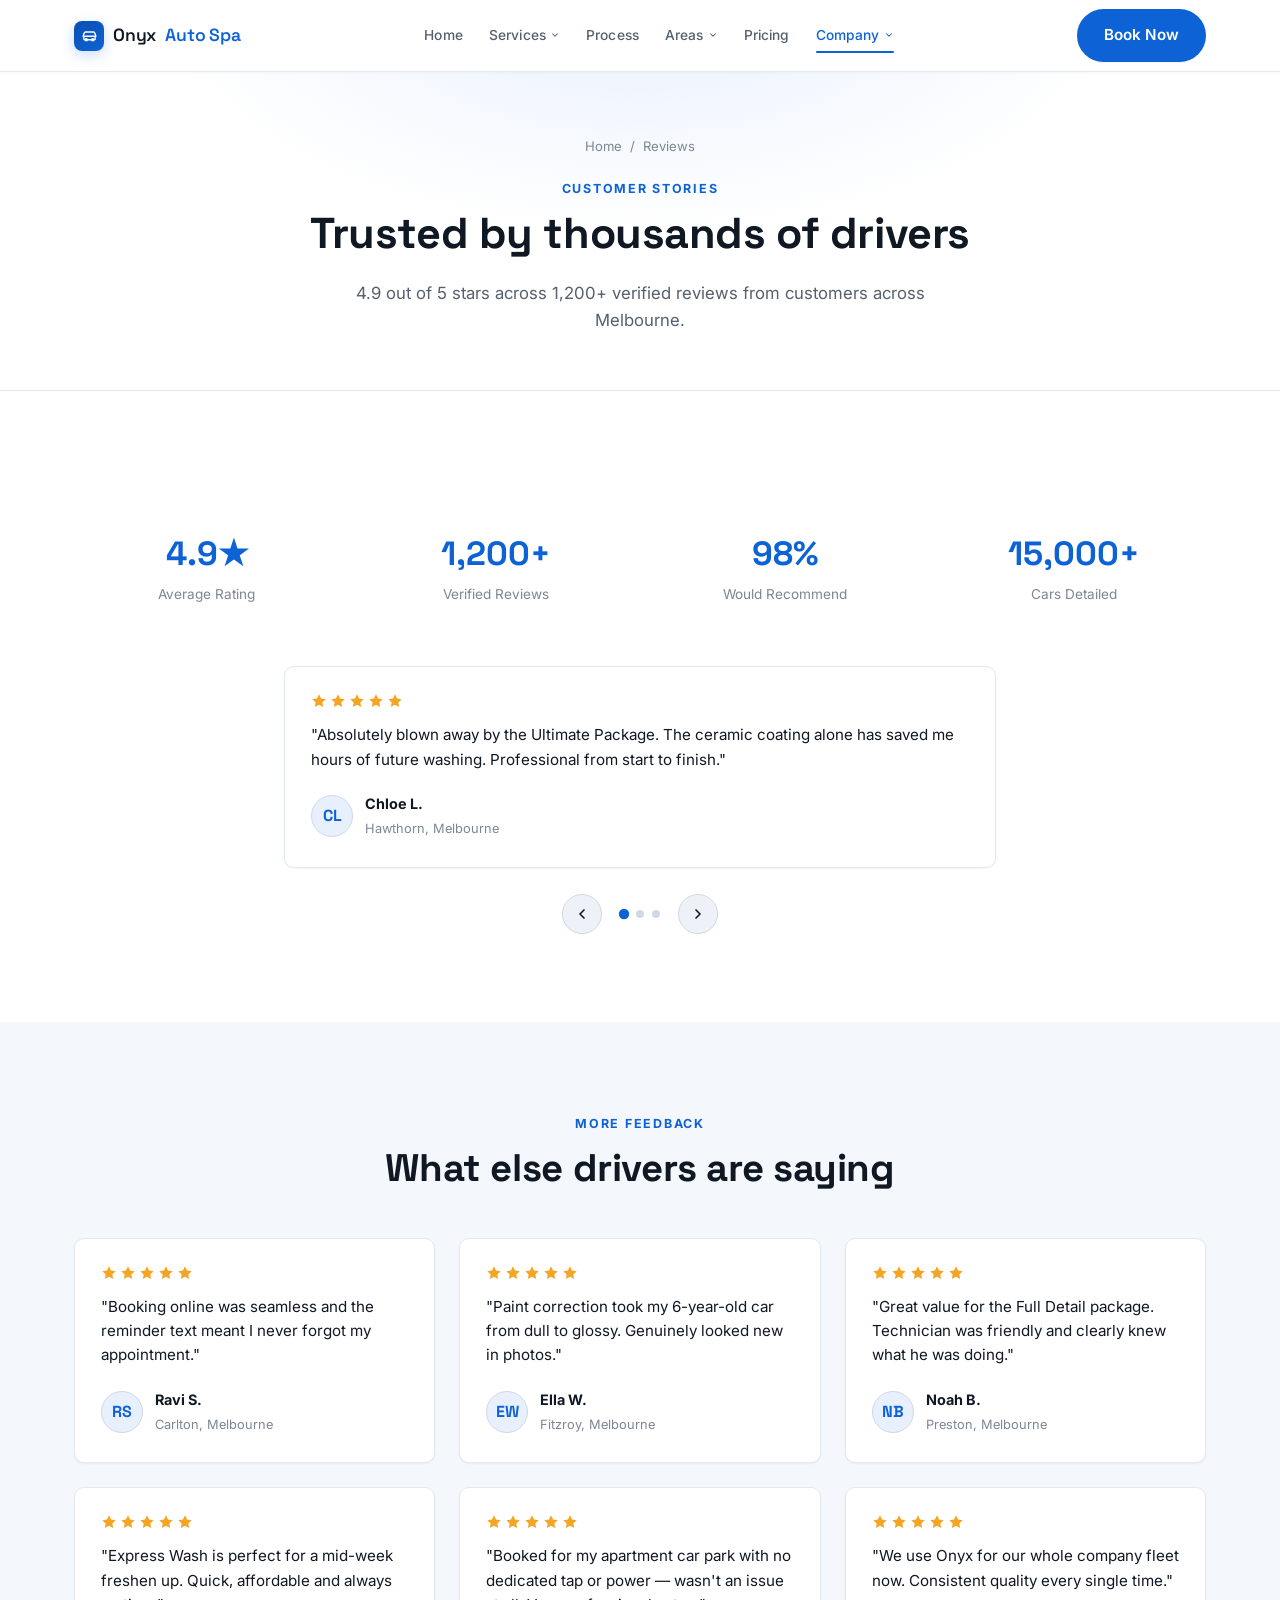
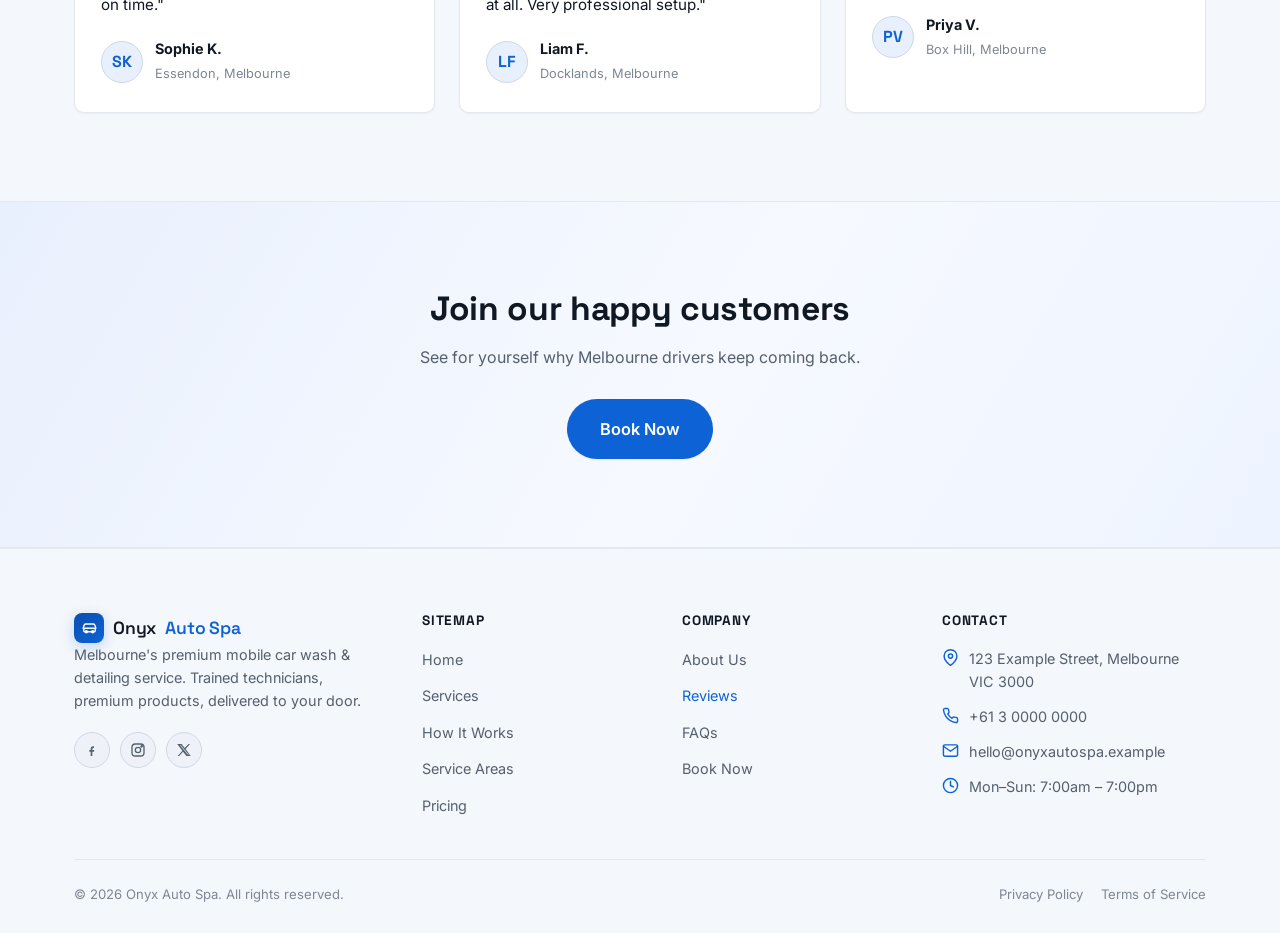
<file: reviews.html>
<!DOCTYPE html>
<html lang="en">
<head>
<meta charset="UTF-8">
<meta name="viewport" content="width=device-width, initial-scale=1.0">
<title>Reviews — Onyx Auto Spa</title>
<meta name="description" content="Read what Melbourne customers say about Onyx Auto Spa's car wash and detailing services.">
<link rel="stylesheet" href="css/style.css">
</head>
<body>

<header class="navbar">
  <div class="nav-inner">
    <a href="index.html" class="brand">
      <span class="brand-mark">
        <svg viewBox="0 0 24 24" fill="none" stroke="#05070d" stroke-width="2" stroke-linecap="round" stroke-linejoin="round"><path d="M3 13l1.5-4.5A2 2 0 0 1 6.4 7h11.2a2 2 0 0 1 1.9 1.5L21 13"/><path d="M5 13h14a1 1 0 0 1 1 1v3a1 1 0 0 1-1 1H5a1 1 0 0 1-1-1v-3a1 1 0 0 1 1-1Z"/><circle cx="7.5" cy="18" r="1.5"/><circle cx="16.5" cy="18" r="1.5"/></svg>
      </span>
      Onyx<span> Auto Spa</span>
    </a>
    <nav>
      <ul class="nav-links">
        <li><a href="index.html" class="nav-link">Home</a></li>
        <li class="has-dropdown">
          <a href="services.html" class="nav-link">Services
            <svg class="caret" viewBox="0 0 24 24" fill="none" stroke="currentColor" stroke-width="2.5" stroke-linecap="round" stroke-linejoin="round"><polyline points="6 9 12 15 18 9"></polyline></svg>
          </a>
          <div class="dropdown">
            <a href="services.html#car-wash">Car Wash<small>Exterior wash & shine</small></a>
            <a href="services.html#detailing-only">Detailing Only<small>Interior & paint care</small></a>
            <a href="services.html#full-wash-detailing">Full Wash + Detailing<small>The complete package</small></a>
            <a href="services.html">All Services<small>See full overview</small></a>
          </div>
        </li>
        <li><a href="how-it-works.html" class="nav-link">Process</a></li>
        <li class="has-dropdown">
          <a href="service-areas.html" class="nav-link">Areas
            <svg class="caret" viewBox="0 0 24 24" fill="none" stroke="currentColor" stroke-width="2.5" stroke-linecap="round" stroke-linejoin="round"><polyline points="6 9 12 15 18 9"></polyline></svg>
          </a>
          <div class="dropdown">
            <a href="service-areas.html#melbourne">Melbourne<small>Our featured service hub</small></a>
            <a href="service-areas.html">All Coverage Areas<small>Full list of suburbs</small></a>
          </div>
        </li>
        <li><a href="pricing.html" class="nav-link">Pricing</a></li>
        <li class="has-dropdown">
          <a href="about.html" class="nav-link">Company
            <svg class="caret" viewBox="0 0 24 24" fill="none" stroke="currentColor" stroke-width="2.5" stroke-linecap="round" stroke-linejoin="round"><polyline points="6 9 12 15 18 9"></polyline></svg>
          </a>
          <div class="dropdown">
            <a href="about.html">About<small>Our story & values</small></a>
            <a href="reviews.html">Reviews<small>What customers say</small></a>
            <a href="faqs.html">FAQs<small>Common questions</small></a>
          </div>
        </li>
      </ul>
    </nav>
    <div class="nav-cta">
      <a href="book-now.html" class="btn btn-primary">Book Now</a>
    </div>
    <button class="nav-toggle" aria-label="Toggle menu" aria-expanded="false">
      <span></span><span></span><span></span>
    </button>
  </div>
</header>

<main>

  <section class="page-hero">
    <div class="container">
      <div class="breadcrumb"><a href="index.html">Home</a> / <span>Reviews</span></div>
      <span class="eyebrow">Customer Stories</span>
      <h1>Trusted by thousands of drivers</h1>
      <p>4.9 out of 5 stars across 1,200+ verified reviews from customers across Melbourne.</p>
    </div>
  </section>

  <section>
    <div class="container">
      <div class="stat-block mt-lg" style="margin-bottom:56px;">
        <div><strong>4.9★</strong><span>Average Rating</span></div>
        <div><strong>1,200+</strong><span>Verified Reviews</span></div>
        <div><strong>98%</strong><span>Would Recommend</span></div>
        <div><strong>15,000+</strong><span>Cars Detailed</span></div>
      </div>

      <div class="carousel">
        <div class="carousel-track">
          <div class="carousel-slides">
            <div class="carousel-slide">
              <div class="review-card">
                <div class="stars">
                  <svg viewBox="0 0 24 24" fill="currentColor"><path d="M12 2l3.09 6.26L22 9.27l-5 4.87L18.18 21 12 17.77 5.82 21 7 14.14l-5-4.87 6.91-1.01L12 2z"/></svg>
                  <svg viewBox="0 0 24 24" fill="currentColor"><path d="M12 2l3.09 6.26L22 9.27l-5 4.87L18.18 21 12 17.77 5.82 21 7 14.14l-5-4.87 6.91-1.01L12 2z"/></svg>
                  <svg viewBox="0 0 24 24" fill="currentColor"><path d="M12 2l3.09 6.26L22 9.27l-5 4.87L18.18 21 12 17.77 5.82 21 7 14.14l-5-4.87 6.91-1.01L12 2z"/></svg>
                  <svg viewBox="0 0 24 24" fill="currentColor"><path d="M12 2l3.09 6.26L22 9.27l-5 4.87L18.18 21 12 17.77 5.82 21 7 14.14l-5-4.87 6.91-1.01L12 2z"/></svg>
                  <svg viewBox="0 0 24 24" fill="currentColor"><path d="M12 2l3.09 6.26L22 9.27l-5 4.87L18.18 21 12 17.77 5.82 21 7 14.14l-5-4.87 6.91-1.01L12 2z"/></svg>
                </div>
                <p class="review-quote">"Absolutely blown away by the Ultimate Package. The ceramic coating alone has saved me hours of future washing. Professional from start to finish."</p>
                <div class="review-person">
                  <div class="avatar">CL</div>
                  <div><strong>Chloe L.</strong><span>Hawthorn, Melbourne</span></div>
                </div>
              </div>
            </div>
            <div class="carousel-slide">
              <div class="review-card">
                <div class="stars">
                  <svg viewBox="0 0 24 24" fill="currentColor"><path d="M12 2l3.09 6.26L22 9.27l-5 4.87L18.18 21 12 17.77 5.82 21 7 14.14l-5-4.87 6.91-1.01L12 2z"/></svg>
                  <svg viewBox="0 0 24 24" fill="currentColor"><path d="M12 2l3.09 6.26L22 9.27l-5 4.87L18.18 21 12 17.77 5.82 21 7 14.14l-5-4.87 6.91-1.01L12 2z"/></svg>
                  <svg viewBox="0 0 24 24" fill="currentColor"><path d="M12 2l3.09 6.26L22 9.27l-5 4.87L18.18 21 12 17.77 5.82 21 7 14.14l-5-4.87 6.91-1.01L12 2z"/></svg>
                  <svg viewBox="0 0 24 24" fill="currentColor"><path d="M12 2l3.09 6.26L22 9.27l-5 4.87L18.18 21 12 17.77 5.82 21 7 14.14l-5-4.87 6.91-1.01L12 2z"/></svg>
                  <svg viewBox="0 0 24 24" fill="currentColor"><path d="M12 2l3.09 6.26L22 9.27l-5 4.87L18.18 21 12 17.77 5.82 21 7 14.14l-5-4.87 6.91-1.01L12 2z"/></svg>
                </div>
                <p class="review-quote">"They came to my office car park during work hours — I walked out to a spotless car at lunch. Genuinely a game changer for my schedule."</p>
                <div class="review-person">
                  <div class="avatar">DP</div>
                  <div><strong>Daniel P.</strong><span>Southbank, Melbourne</span></div>
                </div>
              </div>
            </div>
            <div class="carousel-slide">
              <div class="review-card">
                <div class="stars">
                  <svg viewBox="0 0 24 24" fill="currentColor"><path d="M12 2l3.09 6.26L22 9.27l-5 4.87L18.18 21 12 17.77 5.82 21 7 14.14l-5-4.87 6.91-1.01L12 2z"/></svg>
                  <svg viewBox="0 0 24 24" fill="currentColor"><path d="M12 2l3.09 6.26L22 9.27l-5 4.87L18.18 21 12 17.77 5.82 21 7 14.14l-5-4.87 6.91-1.01L12 2z"/></svg>
                  <svg viewBox="0 0 24 24" fill="currentColor"><path d="M12 2l3.09 6.26L22 9.27l-5 4.87L18.18 21 12 17.77 5.82 21 7 14.14l-5-4.87 6.91-1.01L12 2z"/></svg>
                  <svg viewBox="0 0 24 24" fill="currentColor"><path d="M12 2l3.09 6.26L22 9.27l-5 4.87L18.18 21 12 17.77 5.82 21 7 14.14l-5-4.87 6.91-1.01L12 2z"/></svg>
                  <svg viewBox="0 0 24 24" fill="currentColor"><path d="M12 2l3.09 6.26L22 9.27l-5 4.87L18.18 21 12 17.77 5.82 21 7 14.14l-5-4.87 6.91-1.01L12 2z"/></svg>
                </div>
                <p class="review-quote">"Had three kids' worth of mess in the back seat. The pet hair removal + full detail combo made it look like a showroom car again."</p>
                <div class="review-person">
                  <div class="avatar">MH</div>
                  <div><strong>Maria H.</strong><span>Brighton, Melbourne</span></div>
                </div>
              </div>
            </div>
          </div>
        </div>
        <div class="carousel-controls">
          <button class="carousel-btn carousel-prev" aria-label="Previous testimonial">
            <svg viewBox="0 0 24 24" fill="none" stroke="currentColor" stroke-width="2.5" stroke-linecap="round" stroke-linejoin="round"><path d="m15 18-6-6 6-6"/></svg>
          </button>
          <div class="carousel-dots"></div>
          <button class="carousel-btn carousel-next" aria-label="Next testimonial">
            <svg viewBox="0 0 24 24" fill="none" stroke="currentColor" stroke-width="2.5" stroke-linecap="round" stroke-linejoin="round"><path d="m9 18 6-6-6-6"/></svg>
          </button>
        </div>
      </div>
    </div>
  </section>

  <section class="bg-alt">
    <div class="container">
      <div class="section-head">
        <span class="eyebrow">More Feedback</span>
        <h2>What else drivers are saying</h2>
      </div>
      <div class="grid grid-3">
        <div class="review-card">
          <div class="stars">
            <svg viewBox="0 0 24 24" fill="currentColor"><path d="M12 2l3.09 6.26L22 9.27l-5 4.87L18.18 21 12 17.77 5.82 21 7 14.14l-5-4.87 6.91-1.01L12 2z"/></svg><svg viewBox="0 0 24 24" fill="currentColor"><path d="M12 2l3.09 6.26L22 9.27l-5 4.87L18.18 21 12 17.77 5.82 21 7 14.14l-5-4.87 6.91-1.01L12 2z"/></svg><svg viewBox="0 0 24 24" fill="currentColor"><path d="M12 2l3.09 6.26L22 9.27l-5 4.87L18.18 21 12 17.77 5.82 21 7 14.14l-5-4.87 6.91-1.01L12 2z"/></svg><svg viewBox="0 0 24 24" fill="currentColor"><path d="M12 2l3.09 6.26L22 9.27l-5 4.87L18.18 21 12 17.77 5.82 21 7 14.14l-5-4.87 6.91-1.01L12 2z"/></svg><svg viewBox="0 0 24 24" fill="currentColor"><path d="M12 2l3.09 6.26L22 9.27l-5 4.87L18.18 21 12 17.77 5.82 21 7 14.14l-5-4.87 6.91-1.01L12 2z"/></svg>
          </div>
          <p class="review-quote">"Booking online was seamless and the reminder text meant I never forgot my appointment."</p>
          <div class="review-person"><div class="avatar">RS</div><div><strong>Ravi S.</strong><span>Carlton, Melbourne</span></div></div>
        </div>
        <div class="review-card">
          <div class="stars">
            <svg viewBox="0 0 24 24" fill="currentColor"><path d="M12 2l3.09 6.26L22 9.27l-5 4.87L18.18 21 12 17.77 5.82 21 7 14.14l-5-4.87 6.91-1.01L12 2z"/></svg><svg viewBox="0 0 24 24" fill="currentColor"><path d="M12 2l3.09 6.26L22 9.27l-5 4.87L18.18 21 12 17.77 5.82 21 7 14.14l-5-4.87 6.91-1.01L12 2z"/></svg><svg viewBox="0 0 24 24" fill="currentColor"><path d="M12 2l3.09 6.26L22 9.27l-5 4.87L18.18 21 12 17.77 5.82 21 7 14.14l-5-4.87 6.91-1.01L12 2z"/></svg><svg viewBox="0 0 24 24" fill="currentColor"><path d="M12 2l3.09 6.26L22 9.27l-5 4.87L18.18 21 12 17.77 5.82 21 7 14.14l-5-4.87 6.91-1.01L12 2z"/></svg><svg viewBox="0 0 24 24" fill="currentColor"><path d="M12 2l3.09 6.26L22 9.27l-5 4.87L18.18 21 12 17.77 5.82 21 7 14.14l-5-4.87 6.91-1.01L12 2z"/></svg>
          </div>
          <p class="review-quote">"Paint correction took my 6-year-old car from dull to glossy. Genuinely looked new in photos."</p>
          <div class="review-person"><div class="avatar">EW</div><div><strong>Ella W.</strong><span>Fitzroy, Melbourne</span></div></div>
        </div>
        <div class="review-card">
          <div class="stars">
            <svg viewBox="0 0 24 24" fill="currentColor"><path d="M12 2l3.09 6.26L22 9.27l-5 4.87L18.18 21 12 17.77 5.82 21 7 14.14l-5-4.87 6.91-1.01L12 2z"/></svg><svg viewBox="0 0 24 24" fill="currentColor"><path d="M12 2l3.09 6.26L22 9.27l-5 4.87L18.18 21 12 17.77 5.82 21 7 14.14l-5-4.87 6.91-1.01L12 2z"/></svg><svg viewBox="0 0 24 24" fill="currentColor"><path d="M12 2l3.09 6.26L22 9.27l-5 4.87L18.18 21 12 17.77 5.82 21 7 14.14l-5-4.87 6.91-1.01L12 2z"/></svg><svg viewBox="0 0 24 24" fill="currentColor"><path d="M12 2l3.09 6.26L22 9.27l-5 4.87L18.18 21 12 17.77 5.82 21 7 14.14l-5-4.87 6.91-1.01L12 2z"/></svg><svg viewBox="0 0 24 24" fill="currentColor"><path d="M12 2l3.09 6.26L22 9.27l-5 4.87L18.18 21 12 17.77 5.82 21 7 14.14l-5-4.87 6.91-1.01L12 2z"/></svg>
          </div>
          <p class="review-quote">"Great value for the Full Detail package. Technician was friendly and clearly knew what he was doing."</p>
          <div class="review-person"><div class="avatar">NB</div><div><strong>Noah B.</strong><span>Preston, Melbourne</span></div></div>
        </div>
        <div class="review-card">
          <div class="stars">
            <svg viewBox="0 0 24 24" fill="currentColor"><path d="M12 2l3.09 6.26L22 9.27l-5 4.87L18.18 21 12 17.77 5.82 21 7 14.14l-5-4.87 6.91-1.01L12 2z"/></svg><svg viewBox="0 0 24 24" fill="currentColor"><path d="M12 2l3.09 6.26L22 9.27l-5 4.87L18.18 21 12 17.77 5.82 21 7 14.14l-5-4.87 6.91-1.01L12 2z"/></svg><svg viewBox="0 0 24 24" fill="currentColor"><path d="M12 2l3.09 6.26L22 9.27l-5 4.87L18.18 21 12 17.77 5.82 21 7 14.14l-5-4.87 6.91-1.01L12 2z"/></svg><svg viewBox="0 0 24 24" fill="currentColor"><path d="M12 2l3.09 6.26L22 9.27l-5 4.87L18.18 21 12 17.77 5.82 21 7 14.14l-5-4.87 6.91-1.01L12 2z"/></svg><svg viewBox="0 0 24 24" fill="currentColor"><path d="M12 2l3.09 6.26L22 9.27l-5 4.87L18.18 21 12 17.77 5.82 21 7 14.14l-5-4.87 6.91-1.01L12 2z"/></svg>
          </div>
          <p class="review-quote">"Express Wash is perfect for a mid-week freshen up. Quick, affordable and always on time."</p>
          <div class="review-person"><div class="avatar">SK</div><div><strong>Sophie K.</strong><span>Essendon, Melbourne</span></div></div>
        </div>
        <div class="review-card">
          <div class="stars">
            <svg viewBox="0 0 24 24" fill="currentColor"><path d="M12 2l3.09 6.26L22 9.27l-5 4.87L18.18 21 12 17.77 5.82 21 7 14.14l-5-4.87 6.91-1.01L12 2z"/></svg><svg viewBox="0 0 24 24" fill="currentColor"><path d="M12 2l3.09 6.26L22 9.27l-5 4.87L18.18 21 12 17.77 5.82 21 7 14.14l-5-4.87 6.91-1.01L12 2z"/></svg><svg viewBox="0 0 24 24" fill="currentColor"><path d="M12 2l3.09 6.26L22 9.27l-5 4.87L18.18 21 12 17.77 5.82 21 7 14.14l-5-4.87 6.91-1.01L12 2z"/></svg><svg viewBox="0 0 24 24" fill="currentColor"><path d="M12 2l3.09 6.26L22 9.27l-5 4.87L18.18 21 12 17.77 5.82 21 7 14.14l-5-4.87 6.91-1.01L12 2z"/></svg><svg viewBox="0 0 24 24" fill="currentColor"><path d="M12 2l3.09 6.26L22 9.27l-5 4.87L18.18 21 12 17.77 5.82 21 7 14.14l-5-4.87 6.91-1.01L12 2z"/></svg>
          </div>
          <p class="review-quote">"Booked for my apartment car park with no dedicated tap or power — wasn't an issue at all. Very professional setup."</p>
          <div class="review-person"><div class="avatar">LF</div><div><strong>Liam F.</strong><span>Docklands, Melbourne</span></div></div>
        </div>
        <div class="review-card">
          <div class="stars">
            <svg viewBox="0 0 24 24" fill="currentColor"><path d="M12 2l3.09 6.26L22 9.27l-5 4.87L18.18 21 12 17.77 5.82 21 7 14.14l-5-4.87 6.91-1.01L12 2z"/></svg><svg viewBox="0 0 24 24" fill="currentColor"><path d="M12 2l3.09 6.26L22 9.27l-5 4.87L18.18 21 12 17.77 5.82 21 7 14.14l-5-4.87 6.91-1.01L12 2z"/></svg><svg viewBox="0 0 24 24" fill="currentColor"><path d="M12 2l3.09 6.26L22 9.27l-5 4.87L18.18 21 12 17.77 5.82 21 7 14.14l-5-4.87 6.91-1.01L12 2z"/></svg><svg viewBox="0 0 24 24" fill="currentColor"><path d="M12 2l3.09 6.26L22 9.27l-5 4.87L18.18 21 12 17.77 5.82 21 7 14.14l-5-4.87 6.91-1.01L12 2z"/></svg><svg viewBox="0 0 24 24" fill="currentColor"><path d="M12 2l3.09 6.26L22 9.27l-5 4.87L18.18 21 12 17.77 5.82 21 7 14.14l-5-4.87 6.91-1.01L12 2z"/></svg>
          </div>
          <p class="review-quote">"We use Onyx for our whole company fleet now. Consistent quality every single time."</p>
          <div class="review-person"><div class="avatar">PV</div><div><strong>Priya V.</strong><span>Box Hill, Melbourne</span></div></div>
        </div>
      </div>
    </div>
  </section>

  <section class="cta-band">
    <div class="container">
      <h2>Join our happy customers</h2>
      <p>See for yourself why Melbourne drivers keep coming back.</p>
      <div class="cta-actions">
        <a href="book-now.html" class="btn btn-primary btn-lg">Book Now</a>
      </div>
    </div>
  </section>

</main>

<footer class="footer">
  <div class="container">
    <div class="footer-grid">
      <div class="footer-about">
        <a href="index.html" class="brand">
          <span class="brand-mark">
            <svg viewBox="0 0 24 24" fill="none" stroke="#05070d" stroke-width="2" stroke-linecap="round" stroke-linejoin="round"><path d="M3 13l1.5-4.5A2 2 0 0 1 6.4 7h11.2a2 2 0 0 1 1.9 1.5L21 13"/><path d="M5 13h14a1 1 0 0 1 1 1v3a1 1 0 0 1-1 1H5a1 1 0 0 1-1-1v-3a1 1 0 0 1 1-1Z"/><circle cx="7.5" cy="18" r="1.5"/><circle cx="16.5" cy="18" r="1.5"/></svg>
          </span>
          Onyx<span> Auto Spa</span>
        </a>
        <p>Melbourne's premium mobile car wash & detailing service. Trained technicians, premium products, delivered to your door.</p>
        <div class="social-row">
          <a href="#" aria-label="Facebook"><svg viewBox="0 0 24 24" fill="currentColor"><path d="M13.5 9H15V6.5h-1.5C11.6 6.5 10 8.1 10 10.1V12H8v2.5h2V21h2.5v-6.5H15l.5-2.5h-3v-1.4c0-.6.4-1.1 1-1.1Z"/></svg></a>
          <a href="#" aria-label="Instagram"><svg viewBox="0 0 24 24" fill="none" stroke="currentColor" stroke-width="2"><rect x="3" y="3" width="18" height="18" rx="5"/><circle cx="12" cy="12" r="4"/><circle cx="17.5" cy="6.5" r="1"/></svg></a>
          <a href="#" aria-label="X (Twitter)"><svg viewBox="0 0 24 24" fill="currentColor"><path d="M18.9 3H21l-6.6 7.5L22 21h-6.4l-5-6.5L4.7 21H2.6l7-8-7.8-10H8.4l4.5 6 6-6Zm-1.1 16.2h1.2L7.3 4.7H6l11.8 14.5Z"/></svg></a>
        </div>
      </div>
      <div>
        <h4>Sitemap</h4>
        <ul class="footer-links">
          <li><a href="index.html">Home</a></li>
          <li><a href="services.html">Services</a></li>
          <li><a href="how-it-works.html">How It Works</a></li>
          <li><a href="service-areas.html">Service Areas</a></li>
          <li><a href="pricing.html">Pricing</a></li>
        </ul>
      </div>
      <div>
        <h4>Company</h4>
        <ul class="footer-links">
          <li><a href="about.html">About Us</a></li>
          <li><a href="reviews.html">Reviews</a></li>
          <li><a href="faqs.html">FAQs</a></li>
          <li><a href="book-now.html">Book Now</a></li>
        </ul>
      </div>
      <div>
        <h4>Contact</h4>
        <ul class="footer-contact">
          <li>
            <svg viewBox="0 0 24 24" fill="none" stroke="currentColor" stroke-width="2" stroke-linecap="round" stroke-linejoin="round"><path d="M21 10c0 7-9 13-9 13s-9-6-9-13a9 9 0 0 1 18 0Z"/><circle cx="12" cy="10" r="3"/></svg>
            <span>123 Example Street, Melbourne VIC 3000</span>
          </li>
          <li>
            <svg viewBox="0 0 24 24" fill="none" stroke="currentColor" stroke-width="2" stroke-linecap="round" stroke-linejoin="round"><path d="M22 16.92v3a2 2 0 0 1-2.18 2 19.79 19.79 0 0 1-8.63-3.07 19.5 19.5 0 0 1-6-6 19.79 19.79 0 0 1-3.07-8.67A2 2 0 0 1 4.11 2h3a2 2 0 0 1 2 1.72c.127.96.361 1.903.7 2.81a2 2 0 0 1-.45 2.11L8.09 9.91a16 16 0 0 0 6 6l1.27-1.27a2 2 0 0 1 2.11-.45c.907.339 1.85.573 2.81.7A2 2 0 0 1 22 16.92z"/></svg>
            <span>+61 3 0000 0000</span>
          </li>
          <li>
            <svg viewBox="0 0 24 24" fill="none" stroke="currentColor" stroke-width="2" stroke-linecap="round" stroke-linejoin="round"><rect x="2" y="4" width="20" height="16" rx="2"/><path d="m22 6-10 7L2 6"/></svg>
            <span>hello@onyxautospa.example</span>
          </li>
          <li>
            <svg viewBox="0 0 24 24" fill="none" stroke="currentColor" stroke-width="2" stroke-linecap="round" stroke-linejoin="round"><circle cx="12" cy="12" r="10"/><polyline points="12 6 12 12 16 14"/></svg>
            <span>Mon–Sun: 7:00am – 7:00pm</span>
          </li>
        </ul>
      </div>
    </div>
    <div class="footer-bottom">
      <span>&copy; 2026 Onyx Auto Spa. All rights reserved.</span>
      <div class="footer-bottom-links">
        <a href="#">Privacy Policy</a>
        <a href="#">Terms of Service</a>
      </div>
    </div>
  </div>
</footer>

<script src="js/script.js"></script>
</body>
</html>
</file>
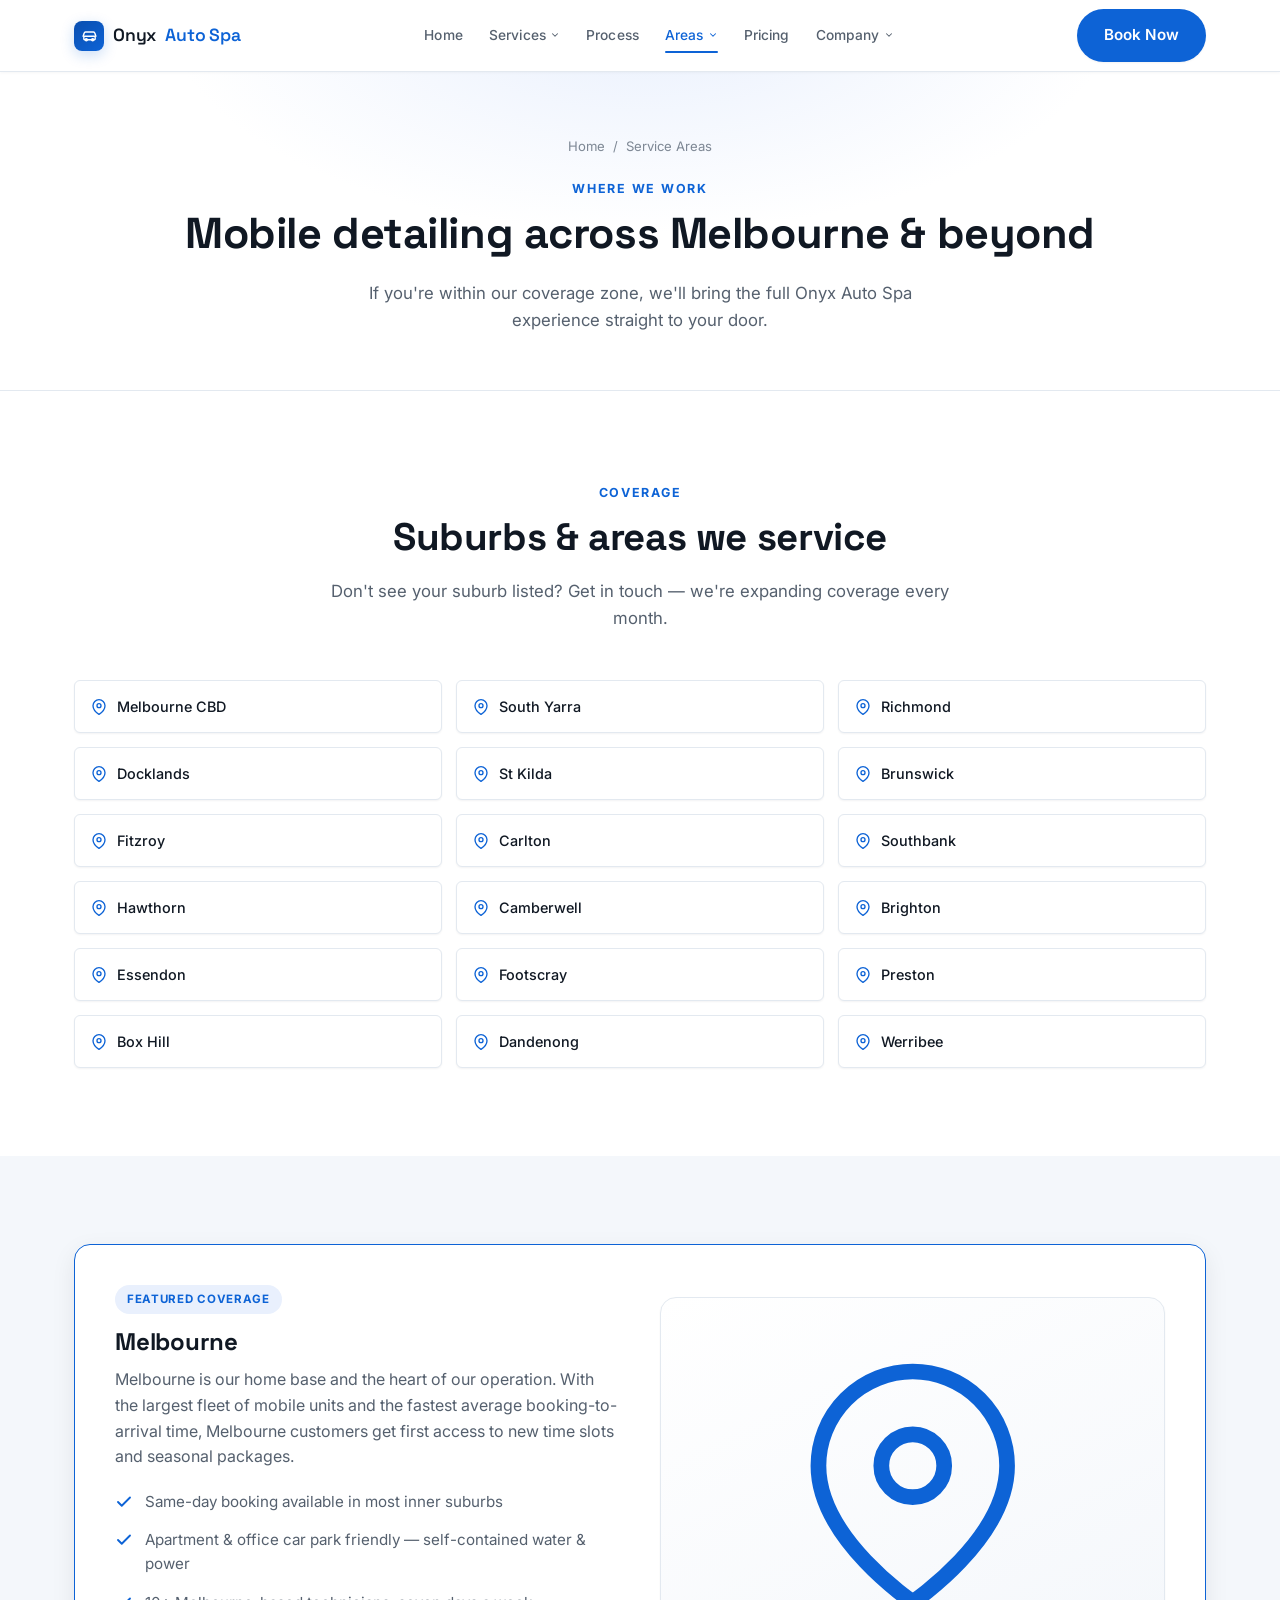
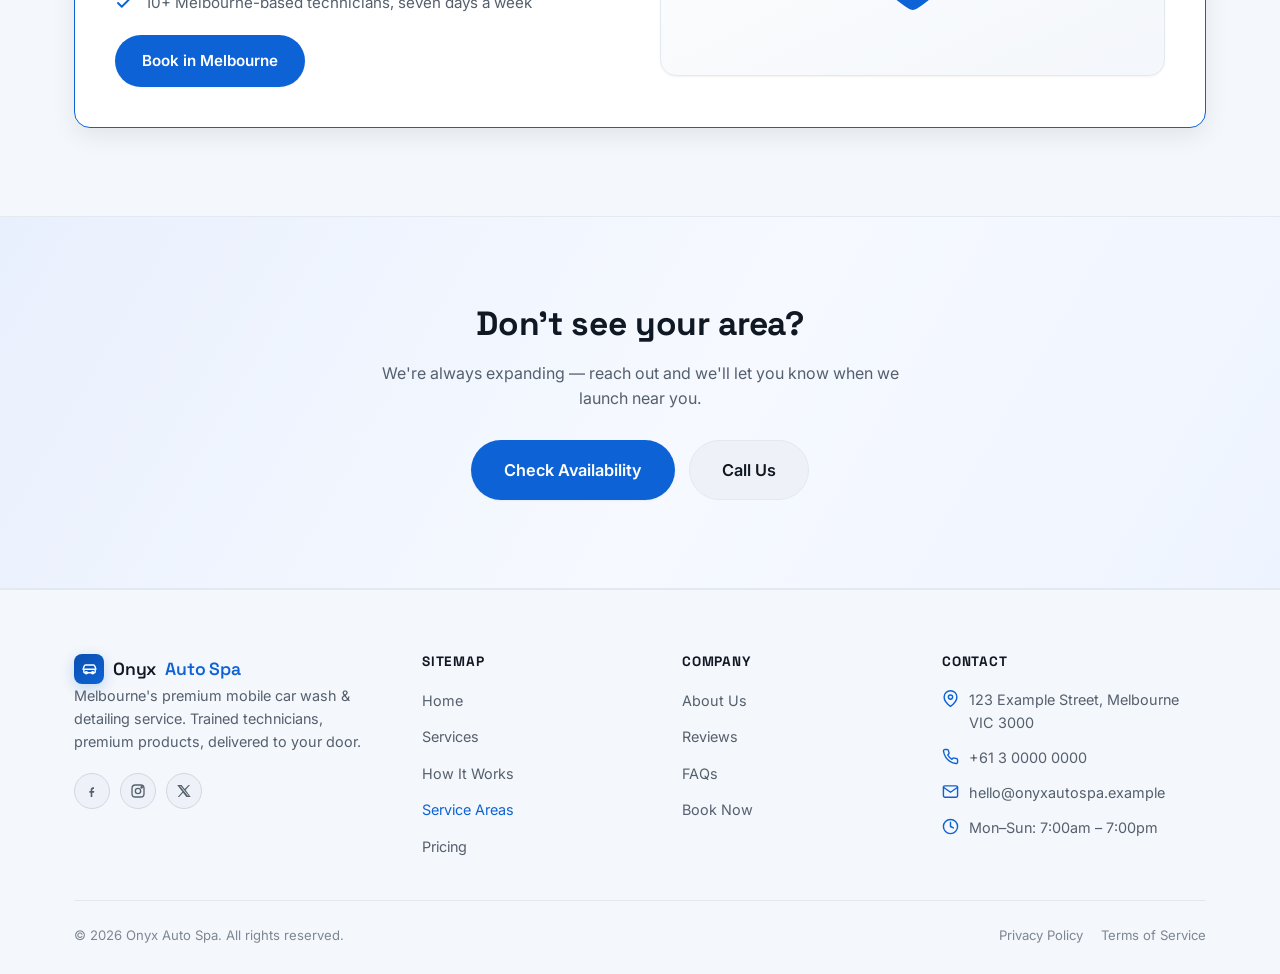
<file: service-areas.html>
<!DOCTYPE html>
<html lang="en">
<head>
<meta charset="UTF-8">
<meta name="viewport" content="width=device-width, initial-scale=1.0">
<title>Service Areas — Onyx Auto Spa</title>
<meta name="description" content="See where Onyx Auto Spa operates, including our featured coverage across Melbourne.">
<link rel="stylesheet" href="css/style.css">
</head>
<body>

<header class="navbar">
  <div class="nav-inner">
    <a href="index.html" class="brand">
      <span class="brand-mark">
        <svg viewBox="0 0 24 24" fill="none" stroke="#05070d" stroke-width="2" stroke-linecap="round" stroke-linejoin="round"><path d="M3 13l1.5-4.5A2 2 0 0 1 6.4 7h11.2a2 2 0 0 1 1.9 1.5L21 13"/><path d="M5 13h14a1 1 0 0 1 1 1v3a1 1 0 0 1-1 1H5a1 1 0 0 1-1-1v-3a1 1 0 0 1 1-1Z"/><circle cx="7.5" cy="18" r="1.5"/><circle cx="16.5" cy="18" r="1.5"/></svg>
      </span>
      Onyx<span> Auto Spa</span>
    </a>
    <nav>
      <ul class="nav-links">
        <li><a href="index.html" class="nav-link">Home</a></li>
        <li class="has-dropdown">
          <a href="services.html" class="nav-link">Services
            <svg class="caret" viewBox="0 0 24 24" fill="none" stroke="currentColor" stroke-width="2.5" stroke-linecap="round" stroke-linejoin="round"><polyline points="6 9 12 15 18 9"></polyline></svg>
          </a>
          <div class="dropdown">
            <a href="services.html#car-wash">Car Wash<small>Exterior wash & shine</small></a>
            <a href="services.html#detailing-only">Detailing Only<small>Interior & paint care</small></a>
            <a href="services.html#full-wash-detailing">Full Wash + Detailing<small>The complete package</small></a>
            <a href="services.html">All Services<small>See full overview</small></a>
          </div>
        </li>
        <li><a href="how-it-works.html" class="nav-link">Process</a></li>
        <li class="has-dropdown">
          <a href="service-areas.html" class="nav-link">Areas
            <svg class="caret" viewBox="0 0 24 24" fill="none" stroke="currentColor" stroke-width="2.5" stroke-linecap="round" stroke-linejoin="round"><polyline points="6 9 12 15 18 9"></polyline></svg>
          </a>
          <div class="dropdown">
            <a href="service-areas.html#melbourne">Melbourne<small>Our featured service hub</small></a>
            <a href="service-areas.html">All Coverage Areas<small>Full list of suburbs</small></a>
          </div>
        </li>
        <li><a href="pricing.html" class="nav-link">Pricing</a></li>
        <li class="has-dropdown">
          <a href="about.html" class="nav-link">Company
            <svg class="caret" viewBox="0 0 24 24" fill="none" stroke="currentColor" stroke-width="2.5" stroke-linecap="round" stroke-linejoin="round"><polyline points="6 9 12 15 18 9"></polyline></svg>
          </a>
          <div class="dropdown">
            <a href="about.html">About<small>Our story & values</small></a>
            <a href="reviews.html">Reviews<small>What customers say</small></a>
            <a href="faqs.html">FAQs<small>Common questions</small></a>
          </div>
        </li>
      </ul>
    </nav>
    <div class="nav-cta">
      <a href="book-now.html" class="btn btn-primary">Book Now</a>
    </div>
    <button class="nav-toggle" aria-label="Toggle menu" aria-expanded="false">
      <span></span><span></span><span></span>
    </button>
  </div>
</header>

<main>

  <section class="page-hero">
    <div class="container">
      <div class="breadcrumb"><a href="index.html">Home</a> / <span>Service Areas</span></div>
      <span class="eyebrow">Where We Work</span>
      <h1>Mobile detailing across Melbourne & beyond</h1>
      <p>If you're within our coverage zone, we'll bring the full Onyx Auto Spa experience straight to your door.</p>
    </div>
  </section>

  <section>
    <div class="container">
      <div class="section-head">
        <span class="eyebrow">Coverage</span>
        <h2>Suburbs & areas we service</h2>
        <p>Don't see your suburb listed? Get in touch — we're expanding coverage every month.</p>
      </div>
      <div class="area-list">
        <div class="area-chip"><svg viewBox="0 0 24 24" fill="none" stroke="currentColor" stroke-width="2" stroke-linecap="round" stroke-linejoin="round"><path d="M21 10c0 7-9 13-9 13s-9-6-9-13a9 9 0 0 1 18 0Z"/><circle cx="12" cy="10" r="3"/></svg>Melbourne CBD</div>
        <div class="area-chip"><svg viewBox="0 0 24 24" fill="none" stroke="currentColor" stroke-width="2" stroke-linecap="round" stroke-linejoin="round"><path d="M21 10c0 7-9 13-9 13s-9-6-9-13a9 9 0 0 1 18 0Z"/><circle cx="12" cy="10" r="3"/></svg>South Yarra</div>
        <div class="area-chip"><svg viewBox="0 0 24 24" fill="none" stroke="currentColor" stroke-width="2" stroke-linecap="round" stroke-linejoin="round"><path d="M21 10c0 7-9 13-9 13s-9-6-9-13a9 9 0 0 1 18 0Z"/><circle cx="12" cy="10" r="3"/></svg>Richmond</div>
        <div class="area-chip"><svg viewBox="0 0 24 24" fill="none" stroke="currentColor" stroke-width="2" stroke-linecap="round" stroke-linejoin="round"><path d="M21 10c0 7-9 13-9 13s-9-6-9-13a9 9 0 0 1 18 0Z"/><circle cx="12" cy="10" r="3"/></svg>Docklands</div>
        <div class="area-chip"><svg viewBox="0 0 24 24" fill="none" stroke="currentColor" stroke-width="2" stroke-linecap="round" stroke-linejoin="round"><path d="M21 10c0 7-9 13-9 13s-9-6-9-13a9 9 0 0 1 18 0Z"/><circle cx="12" cy="10" r="3"/></svg>St Kilda</div>
        <div class="area-chip"><svg viewBox="0 0 24 24" fill="none" stroke="currentColor" stroke-width="2" stroke-linecap="round" stroke-linejoin="round"><path d="M21 10c0 7-9 13-9 13s-9-6-9-13a9 9 0 0 1 18 0Z"/><circle cx="12" cy="10" r="3"/></svg>Brunswick</div>
        <div class="area-chip"><svg viewBox="0 0 24 24" fill="none" stroke="currentColor" stroke-width="2" stroke-linecap="round" stroke-linejoin="round"><path d="M21 10c0 7-9 13-9 13s-9-6-9-13a9 9 0 0 1 18 0Z"/><circle cx="12" cy="10" r="3"/></svg>Fitzroy</div>
        <div class="area-chip"><svg viewBox="0 0 24 24" fill="none" stroke="currentColor" stroke-width="2" stroke-linecap="round" stroke-linejoin="round"><path d="M21 10c0 7-9 13-9 13s-9-6-9-13a9 9 0 0 1 18 0Z"/><circle cx="12" cy="10" r="3"/></svg>Carlton</div>
        <div class="area-chip"><svg viewBox="0 0 24 24" fill="none" stroke="currentColor" stroke-width="2" stroke-linecap="round" stroke-linejoin="round"><path d="M21 10c0 7-9 13-9 13s-9-6-9-13a9 9 0 0 1 18 0Z"/><circle cx="12" cy="10" r="3"/></svg>Southbank</div>
        <div class="area-chip"><svg viewBox="0 0 24 24" fill="none" stroke="currentColor" stroke-width="2" stroke-linecap="round" stroke-linejoin="round"><path d="M21 10c0 7-9 13-9 13s-9-6-9-13a9 9 0 0 1 18 0Z"/><circle cx="12" cy="10" r="3"/></svg>Hawthorn</div>
        <div class="area-chip"><svg viewBox="0 0 24 24" fill="none" stroke="currentColor" stroke-width="2" stroke-linecap="round" stroke-linejoin="round"><path d="M21 10c0 7-9 13-9 13s-9-6-9-13a9 9 0 0 1 18 0Z"/><circle cx="12" cy="10" r="3"/></svg>Camberwell</div>
        <div class="area-chip"><svg viewBox="0 0 24 24" fill="none" stroke="currentColor" stroke-width="2" stroke-linecap="round" stroke-linejoin="round"><path d="M21 10c0 7-9 13-9 13s-9-6-9-13a9 9 0 0 1 18 0Z"/><circle cx="12" cy="10" r="3"/></svg>Brighton</div>
        <div class="area-chip"><svg viewBox="0 0 24 24" fill="none" stroke="currentColor" stroke-width="2" stroke-linecap="round" stroke-linejoin="round"><path d="M21 10c0 7-9 13-9 13s-9-6-9-13a9 9 0 0 1 18 0Z"/><circle cx="12" cy="10" r="3"/></svg>Essendon</div>
        <div class="area-chip"><svg viewBox="0 0 24 24" fill="none" stroke="currentColor" stroke-width="2" stroke-linecap="round" stroke-linejoin="round"><path d="M21 10c0 7-9 13-9 13s-9-6-9-13a9 9 0 0 1 18 0Z"/><circle cx="12" cy="10" r="3"/></svg>Footscray</div>
        <div class="area-chip"><svg viewBox="0 0 24 24" fill="none" stroke="currentColor" stroke-width="2" stroke-linecap="round" stroke-linejoin="round"><path d="M21 10c0 7-9 13-9 13s-9-6-9-13a9 9 0 0 1 18 0Z"/><circle cx="12" cy="10" r="3"/></svg>Preston</div>
        <div class="area-chip"><svg viewBox="0 0 24 24" fill="none" stroke="currentColor" stroke-width="2" stroke-linecap="round" stroke-linejoin="round"><path d="M21 10c0 7-9 13-9 13s-9-6-9-13a9 9 0 0 1 18 0Z"/><circle cx="12" cy="10" r="3"/></svg>Box Hill</div>
        <div class="area-chip"><svg viewBox="0 0 24 24" fill="none" stroke="currentColor" stroke-width="2" stroke-linecap="round" stroke-linejoin="round"><path d="M21 10c0 7-9 13-9 13s-9-6-9-13a9 9 0 0 1 18 0Z"/><circle cx="12" cy="10" r="3"/></svg>Dandenong</div>
        <div class="area-chip"><svg viewBox="0 0 24 24" fill="none" stroke="currentColor" stroke-width="2" stroke-linecap="round" stroke-linejoin="round"><path d="M21 10c0 7-9 13-9 13s-9-6-9-13a9 9 0 0 1 18 0Z"/><circle cx="12" cy="10" r="3"/></svg>Werribee</div>
      </div>
    </div>
  </section>

  <section id="melbourne" class="bg-alt">
    <div class="container">
      <div class="featured-area">
        <div>
          <span class="tag">Featured Coverage</span>
          <h2>Melbourne</h2>
          <p>Melbourne is our home base and the heart of our operation. With the largest fleet of mobile units and the fastest average booking-to-arrival time, Melbourne customers get first access to new time slots and seasonal packages.</p>
          <ul class="check-list">
            <li>
              <svg viewBox="0 0 24 24" fill="none" stroke="currentColor" stroke-width="2.5" stroke-linecap="round" stroke-linejoin="round"><polyline points="20 6 9 17 4 12"></polyline></svg>
              Same-day booking available in most inner suburbs
            </li>
            <li>
              <svg viewBox="0 0 24 24" fill="none" stroke="currentColor" stroke-width="2.5" stroke-linecap="round" stroke-linejoin="round"><polyline points="20 6 9 17 4 12"></polyline></svg>
              Apartment & office car park friendly — self-contained water & power
            </li>
            <li>
              <svg viewBox="0 0 24 24" fill="none" stroke="currentColor" stroke-width="2.5" stroke-linecap="round" stroke-linejoin="round"><polyline points="20 6 9 17 4 12"></polyline></svg>
              10+ Melbourne-based technicians, seven days a week
            </li>
          </ul>
          <a href="book-now.html" class="btn btn-primary">Book in Melbourne</a>
        </div>
        <div class="art-box">
          <svg viewBox="0 0 24 24" fill="none" stroke="#c6ff3d" stroke-width="1.5" stroke-linecap="round" stroke-linejoin="round"><path d="M21 10c0 7-9 13-9 13s-9-6-9-13a9 9 0 0 1 18 0Z"/><circle cx="12" cy="10" r="3"/></svg>
        </div>
      </div>
    </div>
  </section>

  <section class="cta-band">
    <div class="container">
      <h2>Don't see your area?</h2>
      <p>We're always expanding — reach out and we'll let you know when we launch near you.</p>
      <div class="cta-actions">
        <a href="book-now.html" class="btn btn-primary btn-lg">Check Availability</a>
        <a href="tel:+61300000000" class="btn btn-ghost btn-lg">Call Us</a>
      </div>
    </div>
  </section>

</main>

<footer class="footer">
  <div class="container">
    <div class="footer-grid">
      <div class="footer-about">
        <a href="index.html" class="brand">
          <span class="brand-mark">
            <svg viewBox="0 0 24 24" fill="none" stroke="#05070d" stroke-width="2" stroke-linecap="round" stroke-linejoin="round"><path d="M3 13l1.5-4.5A2 2 0 0 1 6.4 7h11.2a2 2 0 0 1 1.9 1.5L21 13"/><path d="M5 13h14a1 1 0 0 1 1 1v3a1 1 0 0 1-1 1H5a1 1 0 0 1-1-1v-3a1 1 0 0 1 1-1Z"/><circle cx="7.5" cy="18" r="1.5"/><circle cx="16.5" cy="18" r="1.5"/></svg>
          </span>
          Onyx<span> Auto Spa</span>
        </a>
        <p>Melbourne's premium mobile car wash & detailing service. Trained technicians, premium products, delivered to your door.</p>
        <div class="social-row">
          <a href="#" aria-label="Facebook"><svg viewBox="0 0 24 24" fill="currentColor"><path d="M13.5 9H15V6.5h-1.5C11.6 6.5 10 8.1 10 10.1V12H8v2.5h2V21h2.5v-6.5H15l.5-2.5h-3v-1.4c0-.6.4-1.1 1-1.1Z"/></svg></a>
          <a href="#" aria-label="Instagram"><svg viewBox="0 0 24 24" fill="none" stroke="currentColor" stroke-width="2"><rect x="3" y="3" width="18" height="18" rx="5"/><circle cx="12" cy="12" r="4"/><circle cx="17.5" cy="6.5" r="1"/></svg></a>
          <a href="#" aria-label="X (Twitter)"><svg viewBox="0 0 24 24" fill="currentColor"><path d="M18.9 3H21l-6.6 7.5L22 21h-6.4l-5-6.5L4.7 21H2.6l7-8-7.8-10H8.4l4.5 6 6-6Zm-1.1 16.2h1.2L7.3 4.7H6l11.8 14.5Z"/></svg></a>
        </div>
      </div>
      <div>
        <h4>Sitemap</h4>
        <ul class="footer-links">
          <li><a href="index.html">Home</a></li>
          <li><a href="services.html">Services</a></li>
          <li><a href="how-it-works.html">How It Works</a></li>
          <li><a href="service-areas.html">Service Areas</a></li>
          <li><a href="pricing.html">Pricing</a></li>
        </ul>
      </div>
      <div>
        <h4>Company</h4>
        <ul class="footer-links">
          <li><a href="about.html">About Us</a></li>
          <li><a href="reviews.html">Reviews</a></li>
          <li><a href="faqs.html">FAQs</a></li>
          <li><a href="book-now.html">Book Now</a></li>
        </ul>
      </div>
      <div>
        <h4>Contact</h4>
        <ul class="footer-contact">
          <li>
            <svg viewBox="0 0 24 24" fill="none" stroke="currentColor" stroke-width="2" stroke-linecap="round" stroke-linejoin="round"><path d="M21 10c0 7-9 13-9 13s-9-6-9-13a9 9 0 0 1 18 0Z"/><circle cx="12" cy="10" r="3"/></svg>
            <span>123 Example Street, Melbourne VIC 3000</span>
          </li>
          <li>
            <svg viewBox="0 0 24 24" fill="none" stroke="currentColor" stroke-width="2" stroke-linecap="round" stroke-linejoin="round"><path d="M22 16.92v3a2 2 0 0 1-2.18 2 19.79 19.79 0 0 1-8.63-3.07 19.5 19.5 0 0 1-6-6 19.79 19.79 0 0 1-3.07-8.67A2 2 0 0 1 4.11 2h3a2 2 0 0 1 2 1.72c.127.96.361 1.903.7 2.81a2 2 0 0 1-.45 2.11L8.09 9.91a16 16 0 0 0 6 6l1.27-1.27a2 2 0 0 1 2.11-.45c.907.339 1.85.573 2.81.7A2 2 0 0 1 22 16.92z"/></svg>
            <span>+61 3 0000 0000</span>
          </li>
          <li>
            <svg viewBox="0 0 24 24" fill="none" stroke="currentColor" stroke-width="2" stroke-linecap="round" stroke-linejoin="round"><rect x="2" y="4" width="20" height="16" rx="2"/><path d="m22 6-10 7L2 6"/></svg>
            <span>hello@onyxautospa.example</span>
          </li>
          <li>
            <svg viewBox="0 0 24 24" fill="none" stroke="currentColor" stroke-width="2" stroke-linecap="round" stroke-linejoin="round"><circle cx="12" cy="12" r="10"/><polyline points="12 6 12 12 16 14"/></svg>
            <span>Mon–Sun: 7:00am – 7:00pm</span>
          </li>
        </ul>
      </div>
    </div>
    <div class="footer-bottom">
      <span>&copy; 2026 Onyx Auto Spa. All rights reserved.</span>
      <div class="footer-bottom-links">
        <a href="#">Privacy Policy</a>
        <a href="#">Terms of Service</a>
      </div>
    </div>
  </div>
</footer>

<script src="js/script.js"></script>
</body>
</html>
</file>
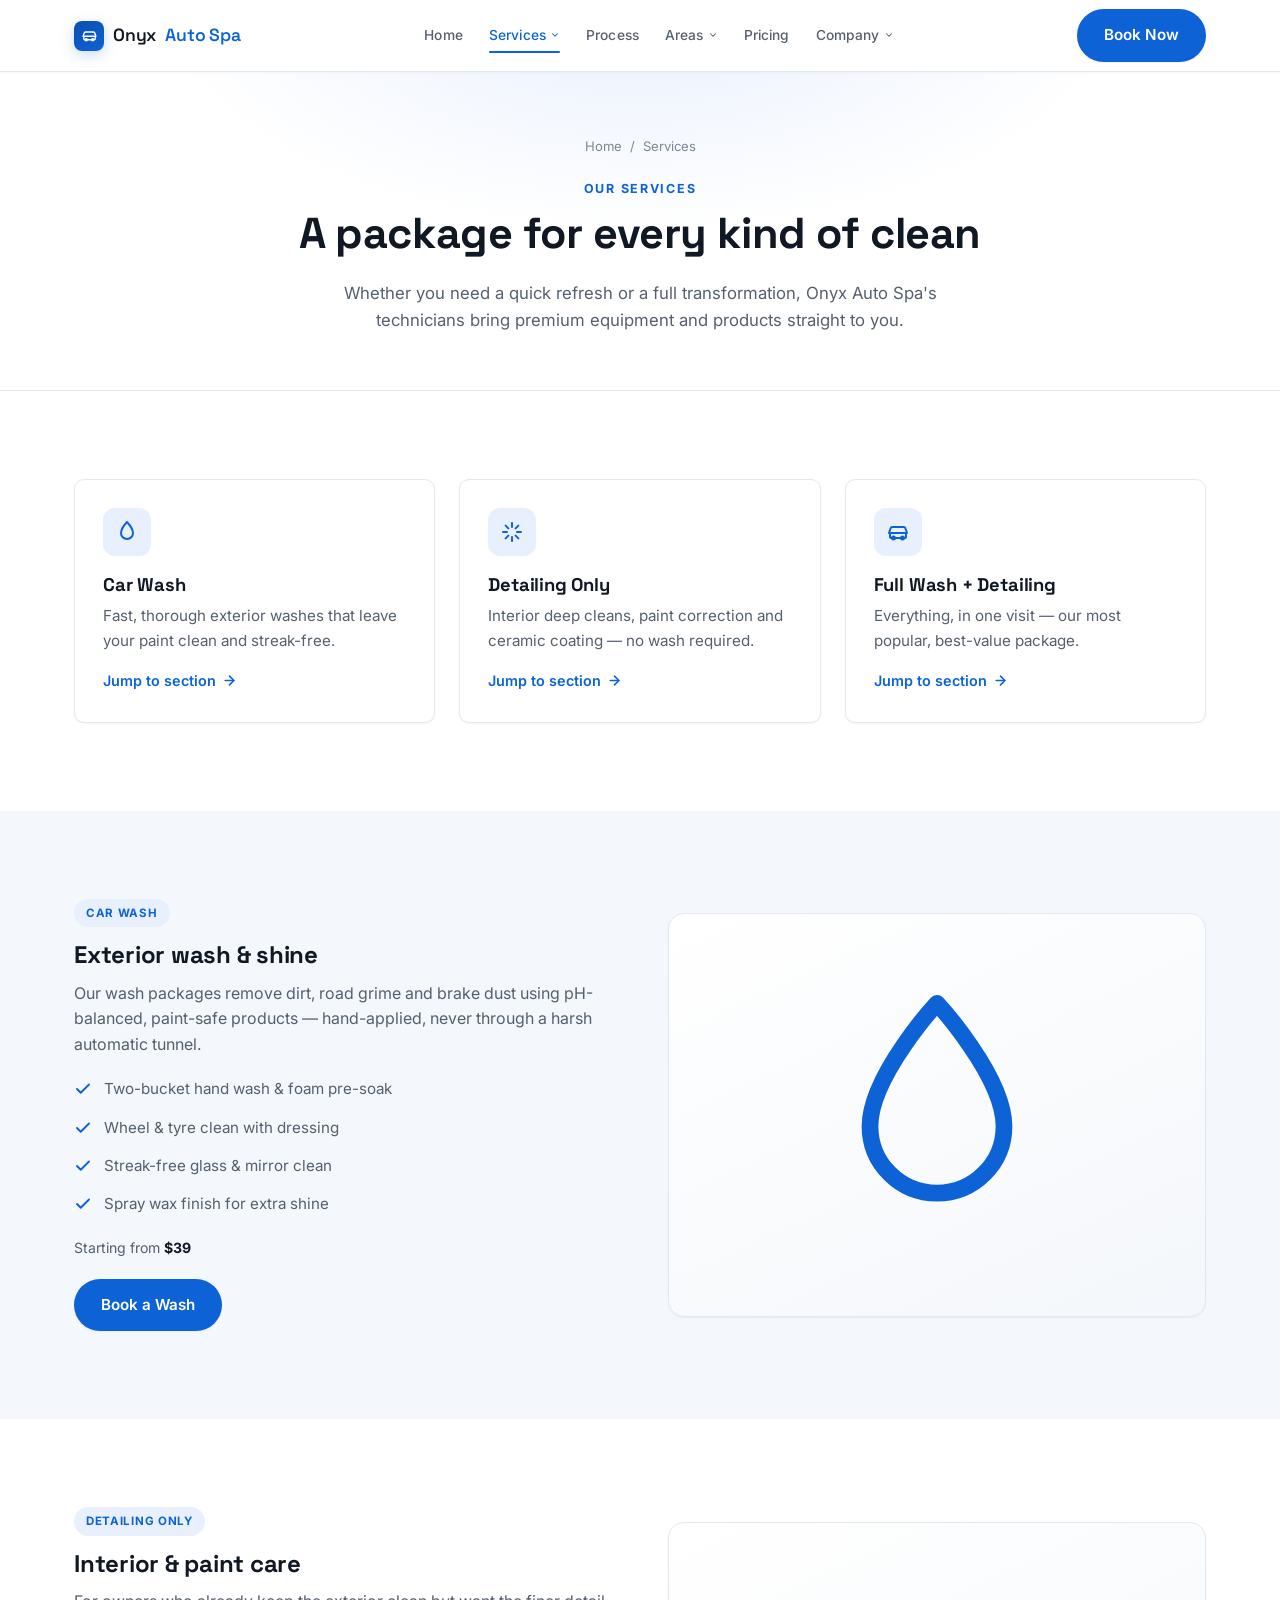
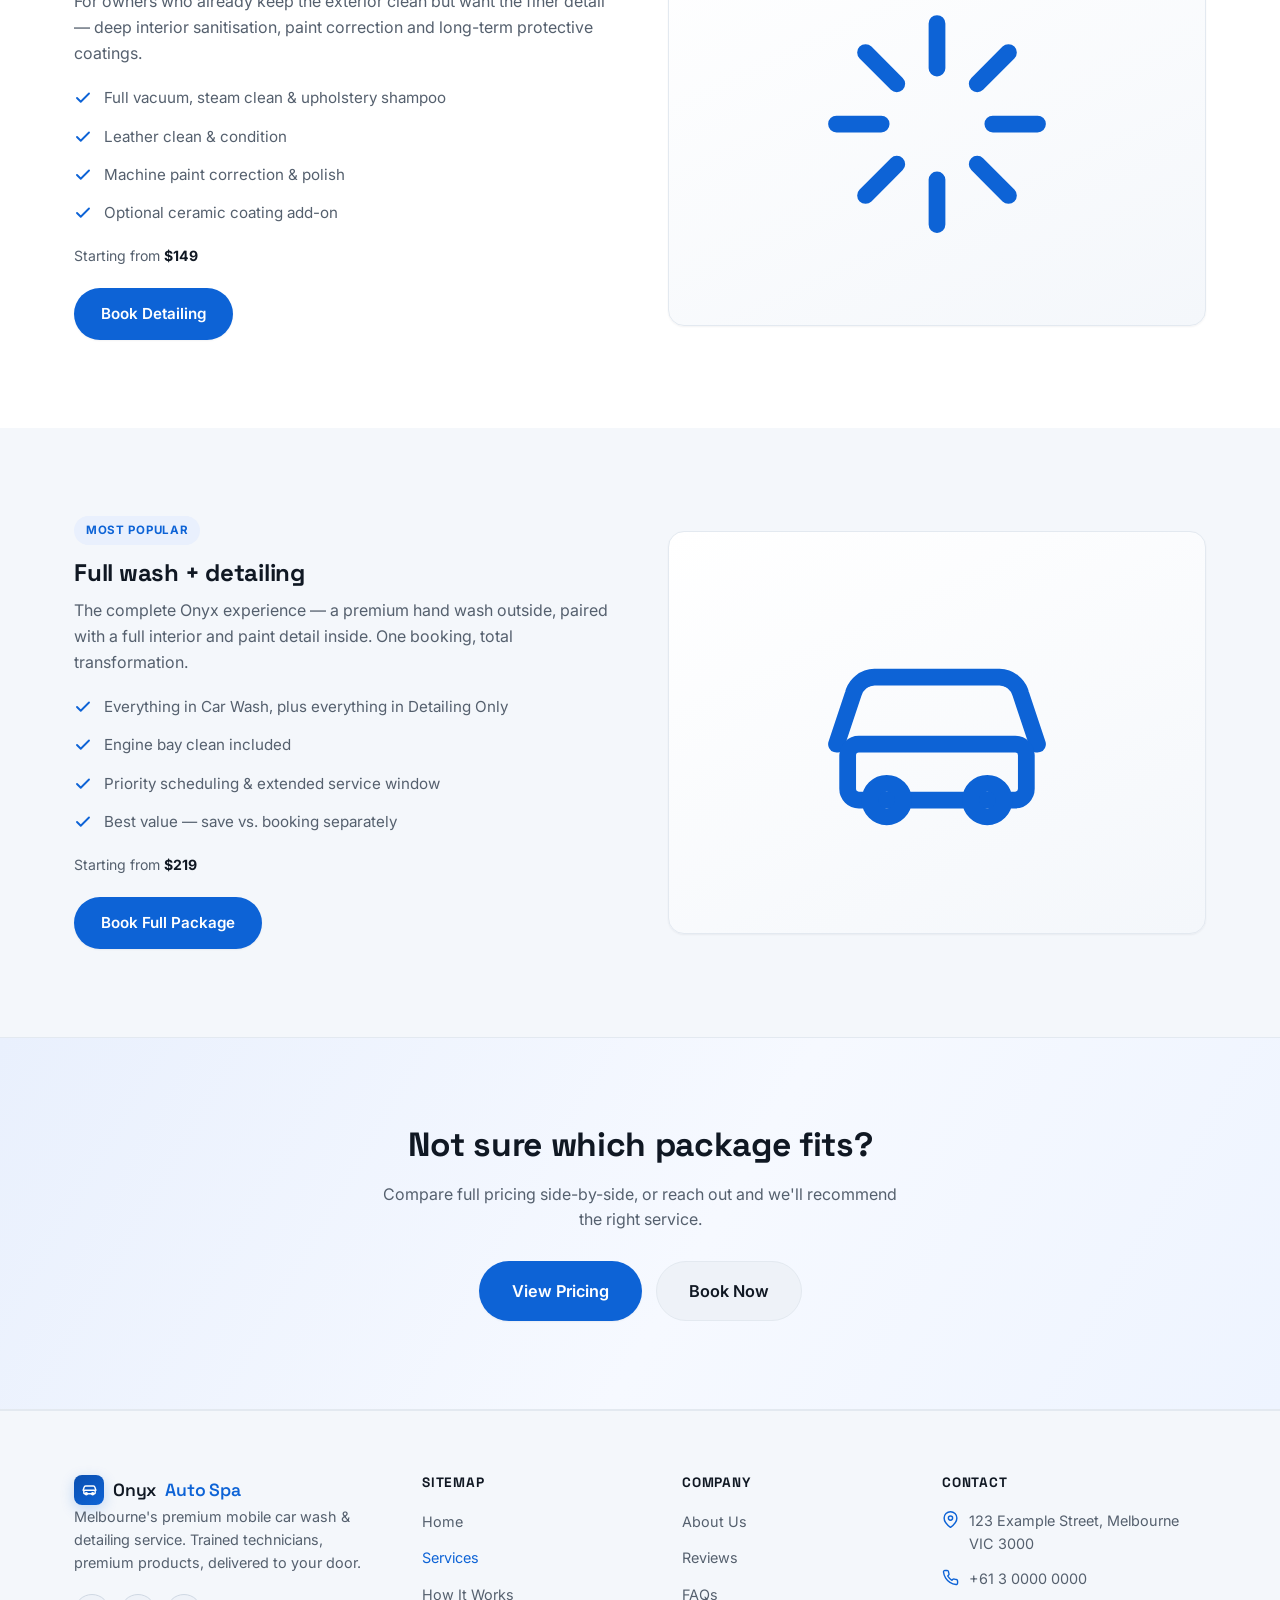
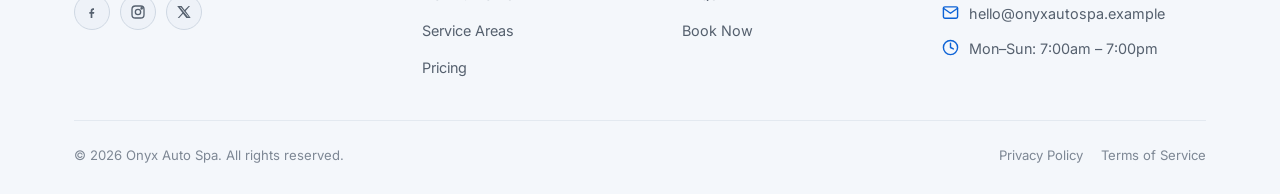
<file: services.html>
<!DOCTYPE html>
<html lang="en">
<head>
<meta charset="UTF-8">
<meta name="viewport" content="width=device-width, initial-scale=1.0">
<title>Services — Onyx Auto Spa</title>
<meta name="description" content="Explore Onyx Auto Spa's Car Wash, Detailing Only, and Full Wash + Detailing packages.">
<link rel="stylesheet" href="css/style.css">
</head>
<body>

<header class="navbar">
  <div class="nav-inner">
    <a href="index.html" class="brand">
      <span class="brand-mark">
        <svg viewBox="0 0 24 24" fill="none" stroke="#05070d" stroke-width="2" stroke-linecap="round" stroke-linejoin="round"><path d="M3 13l1.5-4.5A2 2 0 0 1 6.4 7h11.2a2 2 0 0 1 1.9 1.5L21 13"/><path d="M5 13h14a1 1 0 0 1 1 1v3a1 1 0 0 1-1 1H5a1 1 0 0 1-1-1v-3a1 1 0 0 1 1-1Z"/><circle cx="7.5" cy="18" r="1.5"/><circle cx="16.5" cy="18" r="1.5"/></svg>
      </span>
      Onyx<span> Auto Spa</span>
    </a>
    <nav>
      <ul class="nav-links">
        <li><a href="index.html" class="nav-link">Home</a></li>
        <li class="has-dropdown">
          <a href="services.html" class="nav-link">Services
            <svg class="caret" viewBox="0 0 24 24" fill="none" stroke="currentColor" stroke-width="2.5" stroke-linecap="round" stroke-linejoin="round"><polyline points="6 9 12 15 18 9"></polyline></svg>
          </a>
          <div class="dropdown">
            <a href="services.html#car-wash">Car Wash<small>Exterior wash & shine</small></a>
            <a href="services.html#detailing-only">Detailing Only<small>Interior & paint care</small></a>
            <a href="services.html#full-wash-detailing">Full Wash + Detailing<small>The complete package</small></a>
            <a href="services.html">All Services<small>See full overview</small></a>
          </div>
        </li>
        <li><a href="how-it-works.html" class="nav-link">Process</a></li>
        <li class="has-dropdown">
          <a href="service-areas.html" class="nav-link">Areas
            <svg class="caret" viewBox="0 0 24 24" fill="none" stroke="currentColor" stroke-width="2.5" stroke-linecap="round" stroke-linejoin="round"><polyline points="6 9 12 15 18 9"></polyline></svg>
          </a>
          <div class="dropdown">
            <a href="service-areas.html#melbourne">Melbourne<small>Our featured service hub</small></a>
            <a href="service-areas.html">All Coverage Areas<small>Full list of suburbs</small></a>
          </div>
        </li>
        <li><a href="pricing.html" class="nav-link">Pricing</a></li>
        <li class="has-dropdown">
          <a href="about.html" class="nav-link">Company
            <svg class="caret" viewBox="0 0 24 24" fill="none" stroke="currentColor" stroke-width="2.5" stroke-linecap="round" stroke-linejoin="round"><polyline points="6 9 12 15 18 9"></polyline></svg>
          </a>
          <div class="dropdown">
            <a href="about.html">About<small>Our story & values</small></a>
            <a href="reviews.html">Reviews<small>What customers say</small></a>
            <a href="faqs.html">FAQs<small>Common questions</small></a>
          </div>
        </li>
      </ul>
    </nav>
    <div class="nav-cta">
      <a href="book-now.html" class="btn btn-primary">Book Now</a>
    </div>
    <button class="nav-toggle" aria-label="Toggle menu" aria-expanded="false">
      <span></span><span></span><span></span>
    </button>
  </div>
</header>

<main>

  <section class="page-hero">
    <div class="container">
      <div class="breadcrumb"><a href="index.html">Home</a> / <span>Services</span></div>
      <span class="eyebrow">Our Services</span>
      <h1>A package for every kind of clean</h1>
      <p>Whether you need a quick refresh or a full transformation, Onyx Auto Spa's technicians bring premium equipment and products straight to you.</p>
    </div>
  </section>

  <section>
    <div class="container">
      <div class="grid grid-3">
        <div class="card">
          <div class="card-icon">
            <svg viewBox="0 0 24 24" fill="none" stroke="currentColor" stroke-width="2" stroke-linecap="round" stroke-linejoin="round"><path d="M12 2s6 6.5 6 11a6 6 0 0 1-12 0c0-4.5 6-11 6-11Z"/></svg>
          </div>
          <h3>Car Wash</h3>
          <p>Fast, thorough exterior washes that leave your paint clean and streak-free.</p>
          <a href="#car-wash" class="card-link">Jump to section
            <svg viewBox="0 0 24 24" fill="none" stroke="currentColor" stroke-width="2.5" stroke-linecap="round" stroke-linejoin="round"><path d="M5 12h14"/><path d="m12 5 7 7-7 7"/></svg>
          </a>
        </div>
        <div class="card">
          <div class="card-icon">
            <svg viewBox="0 0 24 24" fill="none" stroke="currentColor" stroke-width="2" stroke-linecap="round" stroke-linejoin="round"><path d="M12 3v4M12 17v4M3 12h4M17 12h4M5.6 5.6l2.8 2.8M15.6 15.6l2.8 2.8M18.4 5.6l-2.8 2.8M8.4 15.6l-2.8 2.8"/></svg>
          </div>
          <h3>Detailing Only</h3>
          <p>Interior deep cleans, paint correction and ceramic coating — no wash required.</p>
          <a href="#detailing-only" class="card-link">Jump to section
            <svg viewBox="0 0 24 24" fill="none" stroke="currentColor" stroke-width="2.5" stroke-linecap="round" stroke-linejoin="round"><path d="M5 12h14"/><path d="m12 5 7 7-7 7"/></svg>
          </a>
        </div>
        <div class="card">
          <div class="card-icon">
            <svg viewBox="0 0 24 24" fill="none" stroke="currentColor" stroke-width="2" stroke-linecap="round" stroke-linejoin="round"><path d="M3 13l1.5-4.5A2 2 0 0 1 6.4 7h11.2a2 2 0 0 1 1.9 1.5L21 13"/><path d="M5 13h14a1 1 0 0 1 1 1v3a1 1 0 0 1-1 1H5a1 1 0 0 1-1-1v-3a1 1 0 0 1 1-1Z"/><circle cx="7.5" cy="18" r="1.5"/><circle cx="16.5" cy="18" r="1.5"/></svg>
          </div>
          <h3>Full Wash + Detailing</h3>
          <p>Everything, in one visit — our most popular, best-value package.</p>
          <a href="#full-wash-detailing" class="card-link">Jump to section
            <svg viewBox="0 0 24 24" fill="none" stroke="currentColor" stroke-width="2.5" stroke-linecap="round" stroke-linejoin="round"><path d="M5 12h14"/><path d="m12 5 7 7-7 7"/></svg>
          </a>
        </div>
      </div>
    </div>
  </section>

  <section id="car-wash" class="bg-alt">
    <div class="container">
      <div class="split">
        <div>
          <span class="tag">Car Wash</span>
          <h2>Exterior wash & shine</h2>
          <p>Our wash packages remove dirt, road grime and brake dust using pH-balanced, paint-safe products — hand-applied, never through a harsh automatic tunnel.</p>
          <ul class="check-list">
            <li>
              <svg viewBox="0 0 24 24" fill="none" stroke="currentColor" stroke-width="2.5" stroke-linecap="round" stroke-linejoin="round"><polyline points="20 6 9 17 4 12"></polyline></svg>
              Two-bucket hand wash & foam pre-soak
            </li>
            <li>
              <svg viewBox="0 0 24 24" fill="none" stroke="currentColor" stroke-width="2.5" stroke-linecap="round" stroke-linejoin="round"><polyline points="20 6 9 17 4 12"></polyline></svg>
              Wheel & tyre clean with dressing
            </li>
            <li>
              <svg viewBox="0 0 24 24" fill="none" stroke="currentColor" stroke-width="2.5" stroke-linecap="round" stroke-linejoin="round"><polyline points="20 6 9 17 4 12"></polyline></svg>
              Streak-free glass & mirror clean
            </li>
            <li>
              <svg viewBox="0 0 24 24" fill="none" stroke="currentColor" stroke-width="2.5" stroke-linecap="round" stroke-linejoin="round"><polyline points="20 6 9 17 4 12"></polyline></svg>
              Spray wax finish for extra shine
            </li>
          </ul>
          <p class="price-desc">Starting from <strong style="color:var(--text)">$39</strong></p>
          <a href="book-now.html" class="btn btn-primary">Book a Wash</a>
        </div>
        <div class="art-box">
          <svg viewBox="0 0 24 24" fill="none" stroke="#c6ff3d" stroke-width="1.5" stroke-linecap="round" stroke-linejoin="round"><path d="M12 2s6 6.5 6 11a6 6 0 0 1-12 0c0-4.5 6-11 6-11Z"/></svg>
        </div>
      </div>
    </div>
  </section>

  <section id="detailing-only">
    <div class="container">
      <div class="split">
        <div class="art-box" style="order:2">
          <svg viewBox="0 0 24 24" fill="none" stroke="#c6ff3d" stroke-width="1.5" stroke-linecap="round" stroke-linejoin="round"><path d="M12 3v4M12 17v4M3 12h4M17 12h4M5.6 5.6l2.8 2.8M15.6 15.6l2.8 2.8M18.4 5.6l-2.8 2.8M8.4 15.6l-2.8 2.8"/></svg>
        </div>
        <div style="order:1">
          <span class="tag">Detailing Only</span>
          <h2>Interior & paint care</h2>
          <p>For owners who already keep the exterior clean but want the finer detail — deep interior sanitisation, paint correction and long-term protective coatings.</p>
          <ul class="check-list">
            <li>
              <svg viewBox="0 0 24 24" fill="none" stroke="currentColor" stroke-width="2.5" stroke-linecap="round" stroke-linejoin="round"><polyline points="20 6 9 17 4 12"></polyline></svg>
              Full vacuum, steam clean & upholstery shampoo
            </li>
            <li>
              <svg viewBox="0 0 24 24" fill="none" stroke="currentColor" stroke-width="2.5" stroke-linecap="round" stroke-linejoin="round"><polyline points="20 6 9 17 4 12"></polyline></svg>
              Leather clean & condition
            </li>
            <li>
              <svg viewBox="0 0 24 24" fill="none" stroke="currentColor" stroke-width="2.5" stroke-linecap="round" stroke-linejoin="round"><polyline points="20 6 9 17 4 12"></polyline></svg>
              Machine paint correction & polish
            </li>
            <li>
              <svg viewBox="0 0 24 24" fill="none" stroke="currentColor" stroke-width="2.5" stroke-linecap="round" stroke-linejoin="round"><polyline points="20 6 9 17 4 12"></polyline></svg>
              Optional ceramic coating add-on
            </li>
          </ul>
          <p class="price-desc">Starting from <strong style="color:var(--text)">$149</strong></p>
          <a href="book-now.html" class="btn btn-primary">Book Detailing</a>
        </div>
      </div>
    </div>
  </section>

  <section id="full-wash-detailing" class="bg-alt">
    <div class="container">
      <div class="split">
        <div>
          <span class="tag">Most Popular</span>
          <h2>Full wash + detailing</h2>
          <p>The complete Onyx experience — a premium hand wash outside, paired with a full interior and paint detail inside. One booking, total transformation.</p>
          <ul class="check-list">
            <li>
              <svg viewBox="0 0 24 24" fill="none" stroke="currentColor" stroke-width="2.5" stroke-linecap="round" stroke-linejoin="round"><polyline points="20 6 9 17 4 12"></polyline></svg>
              Everything in Car Wash, plus everything in Detailing Only
            </li>
            <li>
              <svg viewBox="0 0 24 24" fill="none" stroke="currentColor" stroke-width="2.5" stroke-linecap="round" stroke-linejoin="round"><polyline points="20 6 9 17 4 12"></polyline></svg>
              Engine bay clean included
            </li>
            <li>
              <svg viewBox="0 0 24 24" fill="none" stroke="currentColor" stroke-width="2.5" stroke-linecap="round" stroke-linejoin="round"><polyline points="20 6 9 17 4 12"></polyline></svg>
              Priority scheduling & extended service window
            </li>
            <li>
              <svg viewBox="0 0 24 24" fill="none" stroke="currentColor" stroke-width="2.5" stroke-linecap="round" stroke-linejoin="round"><polyline points="20 6 9 17 4 12"></polyline></svg>
              Best value — save vs. booking separately
            </li>
          </ul>
          <p class="price-desc">Starting from <strong style="color:var(--text)">$219</strong></p>
          <a href="book-now.html" class="btn btn-primary">Book Full Package</a>
        </div>
        <div class="art-box">
          <svg viewBox="0 0 24 24" fill="none" stroke="#c6ff3d" stroke-width="1.5" stroke-linecap="round" stroke-linejoin="round"><path d="M3 13l1.5-4.5A2 2 0 0 1 6.4 7h11.2a2 2 0 0 1 1.9 1.5L21 13"/><path d="M5 13h14a1 1 0 0 1 1 1v3a1 1 0 0 1-1 1H5a1 1 0 0 1-1-1v-3a1 1 0 0 1 1-1Z"/><circle cx="7.5" cy="18" r="1.5"/><circle cx="16.5" cy="18" r="1.5"/></svg>
        </div>
      </div>
    </div>
  </section>

  <section class="cta-band">
    <div class="container">
      <h2>Not sure which package fits?</h2>
      <p>Compare full pricing side-by-side, or reach out and we'll recommend the right service.</p>
      <div class="cta-actions">
        <a href="pricing.html" class="btn btn-primary btn-lg">View Pricing</a>
        <a href="book-now.html" class="btn btn-ghost btn-lg">Book Now</a>
      </div>
    </div>
  </section>

</main>

<footer class="footer">
  <div class="container">
    <div class="footer-grid">
      <div class="footer-about">
        <a href="index.html" class="brand">
          <span class="brand-mark">
            <svg viewBox="0 0 24 24" fill="none" stroke="#05070d" stroke-width="2" stroke-linecap="round" stroke-linejoin="round"><path d="M3 13l1.5-4.5A2 2 0 0 1 6.4 7h11.2a2 2 0 0 1 1.9 1.5L21 13"/><path d="M5 13h14a1 1 0 0 1 1 1v3a1 1 0 0 1-1 1H5a1 1 0 0 1-1-1v-3a1 1 0 0 1 1-1Z"/><circle cx="7.5" cy="18" r="1.5"/><circle cx="16.5" cy="18" r="1.5"/></svg>
          </span>
          Onyx<span> Auto Spa</span>
        </a>
        <p>Melbourne's premium mobile car wash & detailing service. Trained technicians, premium products, delivered to your door.</p>
        <div class="social-row">
          <a href="#" aria-label="Facebook"><svg viewBox="0 0 24 24" fill="currentColor"><path d="M13.5 9H15V6.5h-1.5C11.6 6.5 10 8.1 10 10.1V12H8v2.5h2V21h2.5v-6.5H15l.5-2.5h-3v-1.4c0-.6.4-1.1 1-1.1Z"/></svg></a>
          <a href="#" aria-label="Instagram"><svg viewBox="0 0 24 24" fill="none" stroke="currentColor" stroke-width="2"><rect x="3" y="3" width="18" height="18" rx="5"/><circle cx="12" cy="12" r="4"/><circle cx="17.5" cy="6.5" r="1"/></svg></a>
          <a href="#" aria-label="X (Twitter)"><svg viewBox="0 0 24 24" fill="currentColor"><path d="M18.9 3H21l-6.6 7.5L22 21h-6.4l-5-6.5L4.7 21H2.6l7-8-7.8-10H8.4l4.5 6 6-6Zm-1.1 16.2h1.2L7.3 4.7H6l11.8 14.5Z"/></svg></a>
        </div>
      </div>
      <div>
        <h4>Sitemap</h4>
        <ul class="footer-links">
          <li><a href="index.html">Home</a></li>
          <li><a href="services.html">Services</a></li>
          <li><a href="how-it-works.html">How It Works</a></li>
          <li><a href="service-areas.html">Service Areas</a></li>
          <li><a href="pricing.html">Pricing</a></li>
        </ul>
      </div>
      <div>
        <h4>Company</h4>
        <ul class="footer-links">
          <li><a href="about.html">About Us</a></li>
          <li><a href="reviews.html">Reviews</a></li>
          <li><a href="faqs.html">FAQs</a></li>
          <li><a href="book-now.html">Book Now</a></li>
        </ul>
      </div>
      <div>
        <h4>Contact</h4>
        <ul class="footer-contact">
          <li>
            <svg viewBox="0 0 24 24" fill="none" stroke="currentColor" stroke-width="2" stroke-linecap="round" stroke-linejoin="round"><path d="M21 10c0 7-9 13-9 13s-9-6-9-13a9 9 0 0 1 18 0Z"/><circle cx="12" cy="10" r="3"/></svg>
            <span>123 Example Street, Melbourne VIC 3000</span>
          </li>
          <li>
            <svg viewBox="0 0 24 24" fill="none" stroke="currentColor" stroke-width="2" stroke-linecap="round" stroke-linejoin="round"><path d="M22 16.92v3a2 2 0 0 1-2.18 2 19.79 19.79 0 0 1-8.63-3.07 19.5 19.5 0 0 1-6-6 19.79 19.79 0 0 1-3.07-8.67A2 2 0 0 1 4.11 2h3a2 2 0 0 1 2 1.72c.127.96.361 1.903.7 2.81a2 2 0 0 1-.45 2.11L8.09 9.91a16 16 0 0 0 6 6l1.27-1.27a2 2 0 0 1 2.11-.45c.907.339 1.85.573 2.81.7A2 2 0 0 1 22 16.92z"/></svg>
            <span>+61 3 0000 0000</span>
          </li>
          <li>
            <svg viewBox="0 0 24 24" fill="none" stroke="currentColor" stroke-width="2" stroke-linecap="round" stroke-linejoin="round"><rect x="2" y="4" width="20" height="16" rx="2"/><path d="m22 6-10 7L2 6"/></svg>
            <span>hello@onyxautospa.example</span>
          </li>
          <li>
            <svg viewBox="0 0 24 24" fill="none" stroke="currentColor" stroke-width="2" stroke-linecap="round" stroke-linejoin="round"><circle cx="12" cy="12" r="10"/><polyline points="12 6 12 12 16 14"/></svg>
            <span>Mon–Sun: 7:00am – 7:00pm</span>
          </li>
        </ul>
      </div>
    </div>
    <div class="footer-bottom">
      <span>&copy; 2026 Onyx Auto Spa. All rights reserved.</span>
      <div class="footer-bottom-links">
        <a href="#">Privacy Policy</a>
        <a href="#">Terms of Service</a>
      </div>
    </div>
  </div>
</footer>

<script src="js/script.js"></script>
</body>
</html>
</file>
<file: css/style.css>
/* ============================================================
   Onyx Auto Spa — Design System
   Light, premium automotive aesthetic. Plain CSS, mobile-first.
   ============================================================ */

@import url('https://fonts.googleapis.com/css2?family=Space+Grotesk:wght@500;600;700&family=Inter:wght@400;500;600;700&display=swap');

:root{
  /* Palette — light */
  --bg: #ffffff;
  --bg-alt: #f4f7fb;
  --surface: #ffffff;
  --surface-2: #eef2f8;
  --border: #e3e9f0;
  --border-light: #cfd8e3;
  --text: #101823;
  --text-muted: #55606e;
  --text-faint: #7d8794;

  --accent: #0d63d6;
  --accent-hover: #0a4fb0;
  --accent-soft: #e9f0fd;
  --accent-dim: #e9f0fd;
  --accent-glow: rgba(13, 99, 214, 0.22);
  --accent-border: rgba(13, 99, 214, 0.45);
  --on-accent: #ffffff;

  --success: #12a150;
  --success-soft: #e8f7ee;
  --danger: #d92d20;
  --star: #f5a524;

  /* Type */
  --font-heading: 'Space Grotesk', 'Segoe UI', sans-serif;
  --font-body: 'Inter', 'Segoe UI', sans-serif;

  /* Layout */
  --max-width: 1180px;
  --radius-sm: 6px;
  --radius-md: 10px;
  --radius-lg: 16px;
  --nav-height: 72px;

  --shadow-sm: 0 1px 2px rgba(16, 24, 40, 0.05);
  --shadow-md: 0 8px 24px rgba(16, 24, 40, 0.08);
  --shadow-lg: 0 18px 44px rgba(16, 24, 40, 0.12);
  --transition: 0.22s ease;
}

@media (prefers-reduced-motion: no-preference){
  html{ scroll-behavior: smooth; }
}

/* ---------- Reset ---------- */
*, *::before, *::after{ box-sizing: border-box; }
body{
  margin: 0;
  background: var(--bg);
  color: var(--text);
  font-family: var(--font-body);
  line-height: 1.6;
  -webkit-font-smoothing: antialiased;
}
img{ max-width: 100%; display: block; }
::selection{ background: var(--accent); color: var(--on-accent); }
:focus-visible{ outline: 2px solid var(--accent); outline-offset: 2px; }
a{ color: inherit; text-decoration: none; }
ul{ list-style: none; margin: 0; padding: 0; }
button{ font-family: inherit; cursor: pointer; }
input, textarea, select{ font-family: inherit; }
h1,h2,h3,h4{
  font-family: var(--font-heading);
  line-height: 1.15;
  margin: 0 0 0.5em;
  letter-spacing: -0.01em;
}
p{ margin: 0 0 1em; color: var(--text-muted); }

.container{
  width: 100%;
  max-width: var(--max-width);
  margin: 0 auto;
  padding: 0 24px;
}

section{ padding: 88px 0; }
@media (max-width: 720px){
  section{ padding: 56px 0; }
}

.section-head{
  text-align: center;
  max-width: 640px;
  margin: 0 auto 48px;
}
.eyebrow{
  display: inline-block;
  color: var(--accent);
  font-weight: 700;
  font-size: 0.78rem;
  letter-spacing: 0.14em;
  text-transform: uppercase;
  margin-bottom: 12px;
}
.section-head h2{ font-size: clamp(1.7rem, 3vw, 2.4rem); }
.section-head p{ font-size: 1.05rem; }

/* ---------- Buttons ---------- */
.btn{
  display: inline-flex;
  align-items: center;
  justify-content: center;
  gap: 8px;
  padding: 13px 26px;
  border-radius: 999px;
  font-weight: 600;
  font-size: 0.95rem;
  border: 1px solid transparent;
  transition: transform var(--transition), box-shadow var(--transition), background var(--transition), color var(--transition), border-color var(--transition);
  white-space: nowrap;
}
.btn-primary{
  background: var(--accent);
  color: var(--on-accent);
  box-shadow: var(--shadow-sm);
}
.btn-primary:hover{
  background: var(--accent-hover);
  box-shadow: 0 8px 24px var(--accent-glow);
  transform: translateY(-2px);
}
.btn-outline{
  background: transparent;
  color: var(--text);
  border-color: var(--border-light);
}
.btn-outline:hover{
  border-color: var(--accent);
  color: var(--accent);
  transform: translateY(-2px);
}
.btn-ghost{
  background: var(--surface-2);
  color: var(--text);
  border-color: var(--border);
}
.btn-ghost:hover{ background: #e3e9f3; border-color: var(--border-light); }
.btn-block{ width: 100%; }
.btn-lg{ padding: 16px 32px; font-size: 1.02rem; }

/* ---------- Navbar ---------- */
.navbar{
  position: sticky;
  top: 0;
  z-index: 1000;
  height: var(--nav-height);
  display: flex;
  align-items: center;
  background: #ffffff;
  border-bottom: 1px solid var(--border);
  box-shadow: 0 1px 3px rgba(16, 24, 40, 0.04);
}
.nav-inner{
  width: 100%;
  max-width: var(--max-width);
  margin: 0 auto;
  padding: 0 24px;
  display: flex;
  align-items: center;
  justify-content: space-between;
  gap: 24px;
}
.brand{
  display: flex;
  align-items: center;
  gap: 9px;
  font-family: var(--font-heading);
  font-weight: 600;
  font-size: 1.1rem;
  letter-spacing: -0.01em;
  color: var(--text);
  flex-shrink: 0;
  white-space: nowrap;
}
.brand-mark{
  width: 30px;
  height: 30px;
  border-radius: 8px;
  background: linear-gradient(145deg, var(--accent-hover), var(--accent));
  display: flex;
  align-items: center;
  justify-content: center;
  flex-shrink: 0;
  box-shadow: 0 4px 14px var(--accent-glow);
}
.brand-mark svg{ width: 17px; height: 17px; stroke: #ffffff; }
.brand span{ color: var(--accent); }

.nav-links{
  display: flex;
  align-items: center;
  gap: 2px;
  flex: 1;
  justify-content: center;
}
.nav-links > li{ position: relative; }
.nav-link{
  position: relative;
  display: flex;
  align-items: center;
  gap: 4px;
  padding: 9px 12px;
  border-radius: 6px;
  font-weight: 500;
  font-size: 0.86rem;
  letter-spacing: 0.01em;
  color: var(--text-muted);
  transition: color var(--transition);
}
.nav-link::after{
  content: '';
  position: absolute;
  left: 12px;
  right: 12px;
  bottom: 3px;
  height: 2px;
  background: var(--accent);
  border-radius: 2px;
  transform: scaleX(0);
  transform-origin: left;
  transition: transform 0.25s cubic-bezier(.4,0,.2,1);
}
.nav-link:hover, .nav-link.active{
  color: var(--text);
}
.nav-link:hover::after, .nav-link.active::after{
  transform: scaleX(1);
}
.nav-link.active{ color: var(--accent); }
.caret{
  width: 10px; height: 10px;
  transition: transform var(--transition);
}
.has-dropdown.open .caret{ transform: rotate(180deg); }

.dropdown{
  position: absolute;
  top: calc(100% + 8px);
  left: 0;
  min-width: 240px;
  background: var(--surface);
  border: 1px solid var(--border);
  border-radius: var(--radius-md);
  padding: 8px;
  box-shadow: var(--shadow-lg);
  opacity: 0;
  visibility: hidden;
  transform: translateY(8px);
  transition: opacity var(--transition), transform var(--transition), visibility var(--transition);
}
.has-dropdown.open .dropdown{
  opacity: 1;
  visibility: visible;
  transform: translateY(0);
}
.dropdown a{
  display: flex;
  flex-direction: column;
  gap: 2px;
  padding: 10px 12px;
  border-radius: var(--radius-sm);
  color: var(--text);
  font-size: 0.92rem;
  font-weight: 500;
}
.dropdown a small{
  color: var(--text-faint);
  font-weight: 400;
  font-size: 0.78rem;
}
.dropdown a:hover{ background: var(--accent-soft); color: var(--accent); }

.nav-cta{ display: flex; align-items: center; gap: 10px; }
.nav-toggle{
  display: none;
  flex-direction: column;
  gap: 5px;
  background: none;
  border: none;
  padding: 8px;
}
.nav-toggle span{
  width: 24px; height: 2px;
  background: var(--text);
  border-radius: 2px;
  transition: transform var(--transition), opacity var(--transition);
}
.nav-toggle.open span:nth-child(1){ transform: translateY(7px) rotate(45deg); }
.nav-toggle.open span:nth-child(2){ opacity: 0; }
.nav-toggle.open span:nth-child(3){ transform: translateY(-7px) rotate(-45deg); }

@media (max-width: 960px){
  .nav-links{
    position: fixed;
    top: var(--nav-height);
    left: 0; right: 0;
    bottom: 0;
    flex-direction: column;
    align-items: stretch;
    background: var(--bg);
    border-right: 1px solid var(--border);
    padding: 12px 20px 100px;
    overflow-y: auto;
    transform: translateX(-100%);
    transition: transform var(--transition);
    justify-content: flex-start;
  }
  .nav-links.open{ transform: translateX(0); }
  .nav-link{ padding: 14px 12px; font-size: 1.02rem; }
  .dropdown{
    position: static;
    opacity: 1; visibility: visible; transform: none;
    display: none;
    box-shadow: none;
    margin: 4px 0 8px;
    border-color: var(--border);
  }
  .has-dropdown.open .dropdown{ display: flex; flex-direction: column; }
  .nav-cta .btn-outline{ display: none; }
  .nav-toggle{ display: flex; }
}

/* ---------- Hero ---------- */
.hero{
  position: relative;
  padding: 100px 0 90px;
  overflow: hidden;
  background:
    radial-gradient(760px 440px at 85% -10%, var(--accent-soft), transparent 65%),
    radial-gradient(620px 400px at -10% 110%, rgba(13,99,214,0.07), transparent 60%),
    var(--bg);
  border-bottom: 1px solid var(--border);
}
.hero-grid{
  display: grid;
  grid-template-columns: 1.1fr 0.9fr;
  gap: 48px;
  align-items: center;
}
@media (max-width: 900px){
  .hero-grid{ grid-template-columns: 1fr; }
}
.hero h1{ font-size: clamp(2.1rem, 4.4vw, 3.4rem); }
.hero-lead{ font-size: 1.12rem; max-width: 520px; }
.hero-actions{ display: flex; gap: 14px; flex-wrap: wrap; margin-top: 28px; }
.hero-stats{
  display: flex;
  gap: 32px;
  margin-top: 44px;
  flex-wrap: wrap;
}
.hero-stats div strong{
  display: block;
  font-family: var(--font-heading);
  font-size: 1.6rem;
  color: var(--accent);
}
.hero-stats div span{ color: var(--text-faint); font-size: 0.85rem; }

.hero-art{
  position: relative;
  border-radius: var(--radius-lg);
  border: 1px solid var(--border);
  background: linear-gradient(155deg, #ffffff, var(--bg-alt));
  aspect-ratio: 4/3;
  display: flex;
  align-items: center;
  justify-content: center;
  box-shadow: var(--shadow-lg);
}
.hero-art svg{ width: 62%; }
.hero-badge{
  position: absolute;
  bottom: 18px; left: 18px;
  background: rgba(255,255,255,0.92);
  backdrop-filter: blur(6px);
  -webkit-backdrop-filter: blur(6px);
  border: 1px solid var(--border-light);
  box-shadow: var(--shadow-sm);
  border-radius: 12px;
  padding: 10px 14px;
  display: flex;
  align-items: center;
  gap: 10px;
  font-size: 0.85rem;
}
.hero-badge .dot{
  width: 8px; height: 8px; border-radius: 50%;
  background: var(--success);
  box-shadow: 0 0 0 4px rgba(18,161,80,0.18);
}

/* ---------- Entrance & scroll animations ---------- */
@keyframes fadeUp{
  from{ opacity: 0; transform: translateY(22px); }
  to{ opacity: 1; transform: translateY(0); }
}
@keyframes floatY{
  0%, 100%{ transform: translateY(0); }
  50%{ transform: translateY(-10px); }
}
@keyframes pulseGlow{
  0%, 100%{ opacity: 0.55; transform: scale(1); }
  50%{ opacity: 0.9; transform: scale(1.04); }
}

@media (prefers-reduced-motion: no-preference){
  .hero h1, .hero-lead, .hero-actions, .hero-stats, .hero-art{
    animation: fadeUp 0.7s cubic-bezier(.16,.8,.24,1) both;
  }
  .hero .eyebrow{ animation: fadeUp 0.7s cubic-bezier(.16,.8,.24,1) both; }
  .hero .eyebrow{ animation-delay: 0.02s; }
  .hero h1{ animation-delay: 0.08s; }
  .hero-lead{ animation-delay: 0.16s; }
  .hero-actions{ animation-delay: 0.24s; }
  .hero-stats{ animation-delay: 0.32s; }
  .hero-art{ animation-delay: 0.12s; }
  .hero-art svg{ animation: floatY 6s ease-in-out infinite; animation-delay: 0.8s; }
}

.reveal{
  opacity: 0;
  transform: translateY(22px);
  transition: opacity 0.6s cubic-bezier(.16,.8,.24,1), transform 0.6s cubic-bezier(.16,.8,.24,1);
}
.reveal.is-visible{
  opacity: 1;
  transform: translateY(0);
}
@media (prefers-reduced-motion: reduce){
  .reveal{ opacity: 1; transform: none; transition: none; }
  .hero h1, .hero-lead, .hero-actions, .hero-stats, .hero-art, .hero .eyebrow{ animation: none; }
  .hero-art svg{ animation: none; }
}

/* generic page hero (inner pages) */
.page-hero{
  padding: 64px 0 56px;
  text-align: center;
  background:
    radial-gradient(680px 320px at 50% -20%, var(--accent-soft), transparent 70%),
    var(--bg);
  border-bottom: 1px solid var(--border);
}
.page-hero .eyebrow{ margin-bottom: 10px; }
.page-hero h1{ font-size: clamp(1.9rem, 4vw, 2.7rem); }
.page-hero p{ max-width: 600px; margin: 0 auto; font-size: 1.05rem; }
.breadcrumb{
  display: flex;
  justify-content: center;
  gap: 8px;
  font-size: 0.82rem;
  color: var(--text-faint);
  margin-bottom: 18px;
}
.breadcrumb a{ color: var(--text-faint); }
.breadcrumb a:hover{ color: var(--accent); }

/* ---------- Cards ---------- */
.grid{ display: grid; gap: 24px; }
.grid-3{ grid-template-columns: repeat(3, 1fr); }
.grid-4{ grid-template-columns: repeat(4, 1fr); }
.grid-2{ grid-template-columns: repeat(2, 1fr); }
@media (max-width: 960px){
  .grid-3, .grid-4{ grid-template-columns: repeat(2, 1fr); }
}
@media (max-width: 640px){
  .grid-2, .grid-3, .grid-4{ grid-template-columns: 1fr; }
}

.card{
  background: var(--surface);
  border: 1px solid var(--border);
  border-radius: var(--radius-md);
  padding: 28px;
  transition: transform var(--transition), border-color var(--transition), box-shadow var(--transition);
}
.card{ box-shadow: var(--shadow-sm); }
.card:hover{
  transform: translateY(-4px);
  border-color: var(--accent-border);
  box-shadow: var(--shadow-md);
}
.card-icon{
  width: 48px; height: 48px;
  border-radius: 12px;
  background: var(--accent-soft);
  color: var(--accent);
  display: flex; align-items: center; justify-content: center;
  margin-bottom: 18px;
}
.card-icon svg{ width: 24px; height: 24px; }
.card h3{ font-size: 1.15rem; }
.card p{ font-size: 0.95rem; margin-bottom: 0; }
.card-link{
  display: inline-flex; align-items: center; gap: 6px;
  margin-top: 16px;
  color: var(--accent);
  font-weight: 600;
  font-size: 0.9rem;
  white-space: nowrap;
}
.card-link svg{ width: 15px; height: 15px; flex-shrink: 0; transition: transform var(--transition); }
.card-link:hover svg{ transform: translateX(3px); }

.tag{
  display: inline-block;
  font-size: 0.72rem;
  font-weight: 700;
  letter-spacing: 0.06em;
  text-transform: uppercase;
  color: var(--accent);
  background: var(--accent-soft);
  border-radius: 999px;
  padding: 5px 12px;
  margin-bottom: 14px;
}

/* ---------- How it works / steps ---------- */
.steps{
  display: grid;
  grid-template-columns: repeat(4, 1fr);
  gap: 24px;
  counter-reset: step;
}
@media (max-width: 960px){ .steps{ grid-template-columns: repeat(2, 1fr); } }
@media (max-width: 560px){ .steps{ grid-template-columns: 1fr; } }
.step{
  position: relative;
  background: var(--surface);
  border: 1px solid var(--border);
  box-shadow: var(--shadow-sm);
  border-radius: var(--radius-md);
  padding: 30px 24px 24px;
  transition: border-color var(--transition), transform var(--transition);
}
.step:hover{
  border-color: var(--accent-border);
  transform: translateY(-3px);
}
.step-num{
  width: 40px; height: 40px;
  border-radius: 50%;
  background: var(--accent);
  color: var(--on-accent);
  font-family: var(--font-heading);
  font-weight: 700;
  display: flex; align-items: center; justify-content: center;
  margin-bottom: 16px;
}
.steps-detailed{ display: flex; flex-direction: column; gap: 20px; }
.step-row{
  display: grid;
  grid-template-columns: 64px 1fr;
  gap: 20px;
  background: var(--surface);
  border: 1px solid var(--border);
  box-shadow: var(--shadow-sm);
  border-radius: var(--radius-md);
  padding: 24px;
}
.step-row .step-num{ margin-bottom: 0; }

/* ---------- Pricing ---------- */
.pricing-card{
  background: var(--surface);
  border: 1px solid var(--border);
  box-shadow: var(--shadow-sm);
  border-radius: var(--radius-lg);
  padding: 32px 28px;
  display: flex;
  flex-direction: column;
  position: relative;
  transition: transform var(--transition), border-color var(--transition);
}
.pricing-card:hover{ transform: translateY(-4px); border-color: var(--accent-border); }
.pricing-card.featured{
  border-color: var(--accent);
  background: linear-gradient(180deg, var(--accent-soft), var(--surface) 45%);
  box-shadow: 0 0 0 1px var(--accent), var(--shadow-lg);
}
.pricing-badge{
  position: absolute;
  top: -14px; left: 50%;
  transform: translateX(-50%);
  background: var(--accent);
  color: var(--on-accent);
  font-size: 0.72rem;
  font-weight: 700;
  letter-spacing: 0.05em;
  text-transform: uppercase;
  padding: 6px 16px;
  border-radius: 999px;
  white-space: nowrap;
}
.price-tier-name{ font-size: 1.1rem; font-weight: 700; font-family: var(--font-heading); }
.price-value{
  font-family: var(--font-heading);
  font-size: 2.4rem;
  font-weight: 800;
  color: var(--text);
  margin: 8px 0 4px;
}
.price-value span{ font-size: 0.95rem; color: var(--text-faint); font-weight: 500; }
.price-desc{ font-size: 0.88rem; margin-bottom: 20px; }
.price-features{ flex: 1; margin: 8px 0 24px; display: flex; flex-direction: column; gap: 12px; }
.price-features li{
  display: flex;
  align-items: flex-start;
  gap: 10px;
  font-size: 0.9rem;
  color: var(--text-muted);
}
.price-features svg{ width: 16px; height: 16px; flex-shrink: 0; margin-top: 3px; color: var(--success); }

/* ---------- Testimonials / Reviews ---------- */
.review-card{
  background: var(--surface);
  border: 1px solid var(--border);
  box-shadow: var(--shadow-sm);
  border-radius: var(--radius-md);
  padding: 26px;
  transition: border-color var(--transition), transform var(--transition);
}
.review-card:hover{
  border-color: var(--accent-border);
  transform: translateY(-3px);
}
.stars{ display: flex; gap: 3px; margin-bottom: 14px; color: var(--star); }
.stars svg{ width: 16px; height: 16px; }
.review-quote{ font-size: 0.95rem; color: var(--text); margin-bottom: 20px; }
.review-person{ display: flex; align-items: center; gap: 12px; }
.avatar{
  width: 42px; height: 42px;
  border-radius: 50%;
  background: var(--accent-soft);
  display: flex; align-items: center; justify-content: center;
  font-weight: 700;
  color: var(--accent);
  font-family: var(--font-heading);
  border: 1px solid var(--border-light);
  flex-shrink: 0;
}
.review-person strong{ display: block; font-size: 0.9rem; }
.review-person span{ font-size: 0.8rem; color: var(--text-faint); }

/* Carousel */
.carousel{ position: relative; max-width: 720px; margin: 0 auto; }
.carousel-track{ overflow: hidden; }
.carousel-slides{
  display: flex;
  transition: transform 0.45s ease;
}
.carousel-slide{ flex: 0 0 100%; padding: 4px; }
.carousel-controls{
  display: flex;
  align-items: center;
  justify-content: center;
  gap: 18px;
  margin-top: 22px;
}
.carousel-btn{
  width: 40px; height: 40px;
  border-radius: 50%;
  background: var(--surface-2);
  border: 1px solid var(--border-light);
  color: var(--text);
  display: flex; align-items: center; justify-content: center;
  transition: background var(--transition), color var(--transition), border-color var(--transition);
}
.carousel-btn:hover{ background: var(--accent); color: var(--on-accent); border-color: var(--accent); }
.carousel-btn svg{ width: 16px; height: 16px; flex-shrink: 0; }
.carousel-dots{ display: flex; gap: 8px; }
.carousel-dot{
  width: 8px; height: 8px;
  border-radius: 50%;
  background: var(--border-light);
  border: none;
  padding: 0;
  transition: background var(--transition), transform var(--transition);
}
.carousel-dot.active{ background: var(--accent); transform: scale(1.3); }

/* ---------- Accordion (FAQ) ---------- */
.accordion{ display: flex; flex-direction: column; gap: 14px; max-width: 760px; margin: 0 auto; }
.accordion-item{
  background: var(--surface);
  border: 1px solid var(--border);
  box-shadow: var(--shadow-sm);
  border-radius: var(--radius-md);
  overflow: hidden;
}
.accordion-header{
  width: 100%;
  display: flex;
  align-items: center;
  justify-content: space-between;
  gap: 16px;
  padding: 20px 22px;
  background: none;
  border: none;
  color: var(--text);
  font-family: var(--font-heading);
  font-size: 1rem;
  font-weight: 600;
  text-align: left;
}
.accordion-header .plus{
  width: 26px; height: 26px;
  border-radius: 50%;
  background: var(--surface-2);
  display: flex; align-items: center; justify-content: center;
  flex-shrink: 0;
  position: relative;
  transition: background var(--transition), transform var(--transition);
}
.accordion-header .plus::before, .accordion-header .plus::after{
  content: '';
  position: absolute;
  background: var(--text);
  transition: transform var(--transition), opacity var(--transition);
}
.accordion-header .plus::before{ width: 10px; height: 2px; }
.accordion-header .plus::after{ width: 2px; height: 10px; }
.accordion-item.open .accordion-header .plus{ background: var(--accent); }
.accordion-item.open .accordion-header .plus::before,
.accordion-item.open .accordion-header .plus::after{ background: var(--on-accent); }
.accordion-item.open .accordion-header .plus::after{ transform: rotate(90deg); opacity: 0; }
.accordion-body{
  max-height: 0;
  overflow: hidden;
  transition: max-height 0.35s ease;
}
.accordion-body-inner{ padding: 0 22px 20px; }
.accordion-body-inner p{ margin: 0; font-size: 0.93rem; }

/* ---------- Forms ---------- */
.form-card{
  background: var(--surface);
  border: 1px solid var(--border);
  box-shadow: var(--shadow-md);
  border-radius: var(--radius-lg);
  padding: 36px;
}
.form-row{ display: grid; grid-template-columns: 1fr 1fr; gap: 18px; }
@media (max-width: 640px){ .form-row{ grid-template-columns: 1fr; } }
.field{ margin-bottom: 20px; }
.field label{
  display: block;
  font-size: 0.85rem;
  font-weight: 600;
  margin-bottom: 8px;
  color: var(--text);
}
.field .req{ color: var(--accent); }
.field input, .field select, .field textarea{
  width: 100%;
  background: #ffffff;
  border: 1px solid var(--border-light);
  border-radius: var(--radius-sm);
  padding: 13px 14px;
  color: var(--text);
  font-size: 0.94rem;
  transition: border-color var(--transition), box-shadow var(--transition);
}
.field input:focus, .field select:focus, .field textarea:focus{
  outline: none;
  border-color: var(--accent);
  box-shadow: 0 0 0 3px var(--accent-glow);
}
.field textarea{ resize: vertical; min-height: 110px; }
.field input::placeholder, .field textarea::placeholder{ color: var(--text-faint); }
.field-error{
  display: block;
  visibility: hidden;
  color: var(--danger);
  font-size: 0.8rem;
  margin-top: 6px;
  line-height: 1.4;
}
.field.error input, .field.error select, .field.error textarea{ border-color: var(--danger); }
.field.error .field-error{ visibility: visible; }
.checkbox-row{ display: flex; align-items: flex-start; gap: 10px; margin-bottom: 20px; }
.checkbox-row input{ margin-top: 4px; width: auto; }
.checkbox-row label{ font-size: 0.85rem; color: var(--text-muted); font-weight: 400; }
.form-success{
  display: none;
  background: var(--success-soft);
  border: 1px solid var(--success);
  color: #0b6b36;
  padding: 16px 18px;
  border-radius: var(--radius-sm);
  font-size: 0.9rem;
  margin-bottom: 20px;
}
.form-success.show{ display: block; }

/* ---------- Info blocks / two column ---------- */
.split{
  display: grid;
  grid-template-columns: 1fr 1fr;
  gap: 56px;
  align-items: center;
}
@media (max-width: 900px){ .split{ grid-template-columns: 1fr; gap: 32px; } }
.check-list{ display: flex; flex-direction: column; gap: 14px; margin: 20px 0; }
.check-list li{
  display: flex;
  align-items: flex-start;
  gap: 12px;
  font-size: 0.95rem;
  color: var(--text-muted);
}
.check-list svg{ width: 18px; height: 18px; color: var(--accent); flex-shrink: 0; margin-top: 3px; }

.stat-block{
  display: grid;
  grid-template-columns: repeat(4, 1fr);
  gap: 24px;
  text-align: center;
}
@media (max-width: 720px){ .stat-block{ grid-template-columns: repeat(2, 1fr); } }
.stat-block strong{
  display: block;
  font-family: var(--font-heading);
  font-size: 2.1rem;
  color: var(--accent);
}
.stat-block span{ color: var(--text-faint); font-size: 0.85rem; }

.art-box{
  border-radius: var(--radius-lg);
  border: 1px solid var(--border);
  background: linear-gradient(155deg, #ffffff, var(--bg-alt));
  box-shadow: var(--shadow-sm);
  aspect-ratio: 4/3;
  display: flex;
  align-items: center;
  justify-content: center;
}
.art-box svg{ width: 50%; stroke: var(--accent); }

/* ---------- Areas list ---------- */
.area-list{
  display: grid;
  grid-template-columns: repeat(3, 1fr);
  gap: 14px;
}
@media (max-width: 720px){ .area-list{ grid-template-columns: repeat(2, 1fr); } }
@media (max-width: 480px){ .area-list{ grid-template-columns: 1fr; } }
.area-chip{
  display: flex;
  align-items: center;
  gap: 10px;
  background: var(--surface);
  box-shadow: var(--shadow-sm);
  border: 1px solid var(--border);
  border-radius: var(--radius-sm);
  padding: 14px 16px;
  font-size: 0.9rem;
  font-weight: 500;
  transition: border-color var(--transition), transform var(--transition);
}
.area-chip:hover{
  border-color: var(--accent-border);
  background: var(--accent-soft);
  transform: translateY(-2px);
}
.area-chip svg{ width: 16px; height: 16px; color: var(--accent); flex-shrink: 0; }

.featured-area{
  background: var(--surface);
  box-shadow: var(--shadow-md);
  border: 1px solid var(--accent);
  border-radius: var(--radius-lg);
  padding: 40px;
  display: grid;
  grid-template-columns: 1fr 1fr;
  gap: 40px;
  align-items: center;
}
@media (max-width: 900px){ .featured-area{ grid-template-columns: 1fr; padding: 28px; } }

/* ---------- CTA band ---------- */
.cta-band{
  background: linear-gradient(120deg, var(--accent-soft), #f6f9ff 55%, #eef4ff);
  border-top: 1px solid var(--border);
  border-bottom: 1px solid var(--border);
  text-align: center;
}
.cta-band h2{ font-size: clamp(1.5rem, 3vw, 2.1rem); }
.cta-band p{ max-width: 520px; margin: 0 auto 28px; }
.cta-actions{ display: flex; gap: 14px; justify-content: center; flex-wrap: wrap; }

/* ---------- Footer ---------- */
.footer{
  background: var(--bg-alt);
  border-top: 1px solid var(--border);
  padding: 64px 0 28px;
}
.footer-grid{
  display: grid;
  grid-template-columns: 1.4fr 1fr 1fr 1.2fr;
  gap: 40px;
  padding-bottom: 40px;
  border-bottom: 1px solid var(--border);
}
@media (max-width: 900px){
  .footer-grid{ grid-template-columns: 1fr 1fr; }
}
@media (max-width: 560px){
  .footer-grid{ grid-template-columns: 1fr; }
}
.footer h4{ font-size: 0.85rem; text-transform: uppercase; letter-spacing: 0.06em; color: var(--text); margin-bottom: 18px; }
.footer-links{ display: flex; flex-direction: column; gap: 11px; }
.footer-links a{ color: var(--text-muted); font-size: 0.9rem; transition: color var(--transition); }
.footer-links a:hover{ color: var(--accent); }
.footer-about p{ font-size: 0.9rem; max-width: 300px; }
.footer-contact{ display: flex; flex-direction: column; gap: 12px; font-size: 0.9rem; color: var(--text-muted); }
.footer-contact li{ display: flex; align-items: flex-start; gap: 10px; }
.footer-contact svg{ width: 17px; height: 17px; color: var(--accent); flex-shrink: 0; margin-top: 2px; }
.social-row{ display: flex; gap: 10px; margin-top: 20px; }
.social-row a{
  width: 36px; height: 36px;
  border-radius: 50%;
  color: var(--text-muted);
  background: var(--surface-2);
  border: 1px solid var(--border-light);
  display: flex; align-items: center; justify-content: center;
  transition: background var(--transition), border-color var(--transition);
}
.social-row a svg{ width: 16px; height: 16px; }
.social-row a:hover{ background: var(--accent); border-color: var(--accent); color: var(--on-accent); }
.footer-bottom{
  display: flex;
  justify-content: space-between;
  align-items: center;
  flex-wrap: wrap;
  gap: 12px;
  padding-top: 24px;
  font-size: 0.82rem;
  color: var(--text-faint);
}
.footer-bottom-links{ display: flex; gap: 18px; }
.footer-bottom-links a:hover{ color: var(--accent); }

/* ---------- Misc utilities ---------- */
.text-center{ text-align: center; }
.mt-lg{ margin-top: 48px; }
.bg-alt{ background: var(--bg-alt); }
.divider{ height: 1px; background: var(--border); border: none; margin: 0; }
</file>
